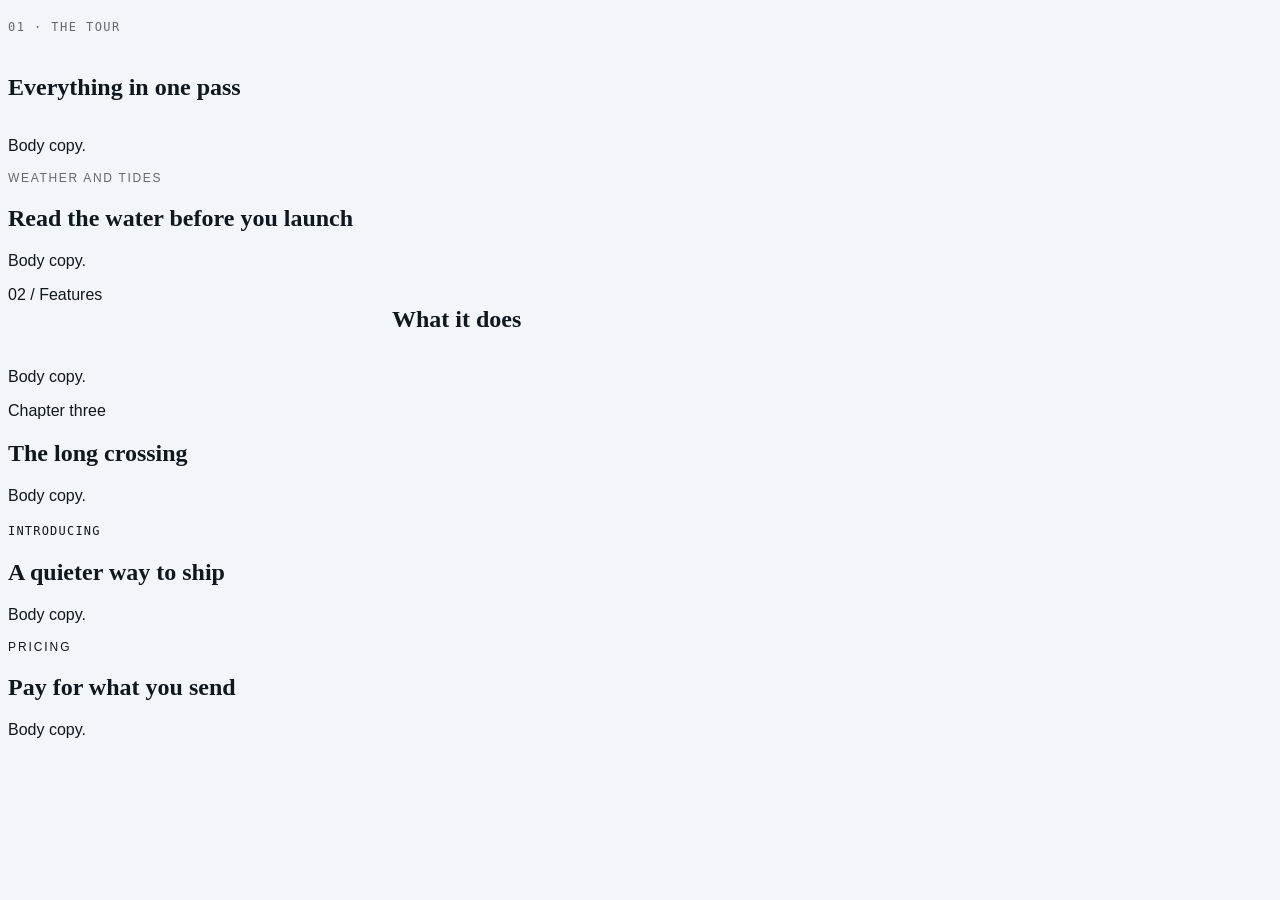
<file: skills/hallmark/scripts/fixtures/eyebrow-fail/index.html>
<!doctype html>
<!--
  Gate 54 fixture: MUST FAIL, six times.

  Every case here was invisible to the pre-1.3 detector, which keyed on
  `grid-template-columns` in the CSS and so only ever saw one geometry.
  Assertion (run from this directory):

    node ../../sloplint.mjs . --json | node -e "let s='';process.stdin.on('data',d=>s+=d).on('end',()=>console.log(JSON.parse(s).findings.filter(f=>f.gate==='54'&&f.grade==='FAIL').length))"
    # expected: 6

  Scoped to gate 54 on purpose: this file is deliberately slop in other ways too.
-->
<html lang="en">
<head>
<meta charset="utf-8">
<meta name="viewport" content="width=device-width, initial-scale=1">
<title>Gate 54 eyebrow fixture (must fail)</title>
<style>
/* Hallmark · macrostructure: fixture · tone: n/a · anchor hue: 250 · hero: Settled/H1 */
/* Hallmark · pre-emit critique: P3 H3 E3 S3 R3 V3 · weakest: all - this is a fixture */
:root {
  --color-paper: oklch(97% 0.006 250); --color-ink: oklch(20% 0.02 250);
  --color-muted: oklch(52% 0.015 250);
  --font-display: "Fraunces", serif; --font-body: "Public Sans", sans-serif;
  --font-label: "Geist Mono", monospace;
  --text-xs: 0.75rem; --tracking-label: 0.12em;
}
html, body { overflow-x: clip; }
body { background: var(--color-paper); color: var(--color-ink); font-family: var(--font-body); }
h1, h2, h3 { font-family: var(--font-display); }

/* 1: flex column. No grid anywhere; the old check could not see this. */
.a__head { display: flex; flex-direction: column; gap: 0.5rem; }
.a__eyebrow { font-family: var(--font-label); text-transform: uppercase;
  letter-spacing: var(--tracking-label); font-size: var(--text-xs); color: var(--color-muted); }

/* 2: plain block stack, and a class name outside the label vocabulary.
       Caught by resolved CSS alone: uppercase + tracking + small size. */
.b__strand { text-transform: uppercase; letter-spacing: 0.14em; font-size: 0.75rem;
  color: var(--color-muted); }

/* 3: the classic side-by-side grid. Regression guard for the old behaviour. */
.c__head { display: grid; grid-template-columns: minmax(0, 0.4fr) minmax(0, 1fr); gap: 2rem; }

/* 4: multi-column head declared ONLY inside a max-width block. The old check
       skipped every max-width rule, so this shape was a free pass. */
@media (max-width: 48rem) {
  .d__head { display: grid; grid-template-columns: 1fr 2fr; }
}

/* 5: class-less heading. The old check required a semantic match on the head
       wrapper's own classes to even look. */
.e__mark { font-family: var(--font-label); text-transform: uppercase;
  letter-spacing: 0.1em; font-size: 0.75rem; }

/* 6: "overline" was not in the old vocabulary at all. */
.overline { font-size: 0.75rem; letter-spacing: 0.16em; text-transform: uppercase; }
</style>
</head>
<body>

<!-- 1 · flex column stack -->
<section>
  <div class="a__head">
    <p class="a__eyebrow">01 · The tour</p>
    <h2>Everything in one pass</h2>
  </div>
  <p>Body copy.</p>
</section>

<!-- 2 · plain block stack, non-vocabulary class, CSS signals only -->
<section>
  <div>
    <p class="b__strand">Weather and tides</p>
    <h2>Read the water before you launch</h2>
  </div>
  <p>Body copy.</p>
</section>

<!-- 3 · side-by-side grid (the only shape the old gate caught) -->
<section>
  <div class="c__head">
    <span class="eyebrow">02 / Features</span>
    <h2>What it does</h2>
  </div>
  <p>Body copy.</p>
</section>

<!-- 4 · two-column head hidden inside a max-width query -->
<section>
  <div class="d__head">
    <span class="kicker">Chapter three</span>
    <h2>The long crossing</h2>
  </div>
  <p>Body copy.</p>
</section>

<!-- 5 · class-less heading under a labelled span -->
<section>
  <div>
    <span class="e__mark">Introducing</span>
    <h2>A quieter way to ship</h2>
  </div>
  <p>Body copy.</p>
</section>

<!-- 6 · the word the old vocabulary never knew -->
<section>
  <div>
    <p class="overline">Pricing</p>
    <h2>Pay for what you send</h2>
  </div>
  <p>Body copy.</p>
</section>

</body>
</html>
</file>
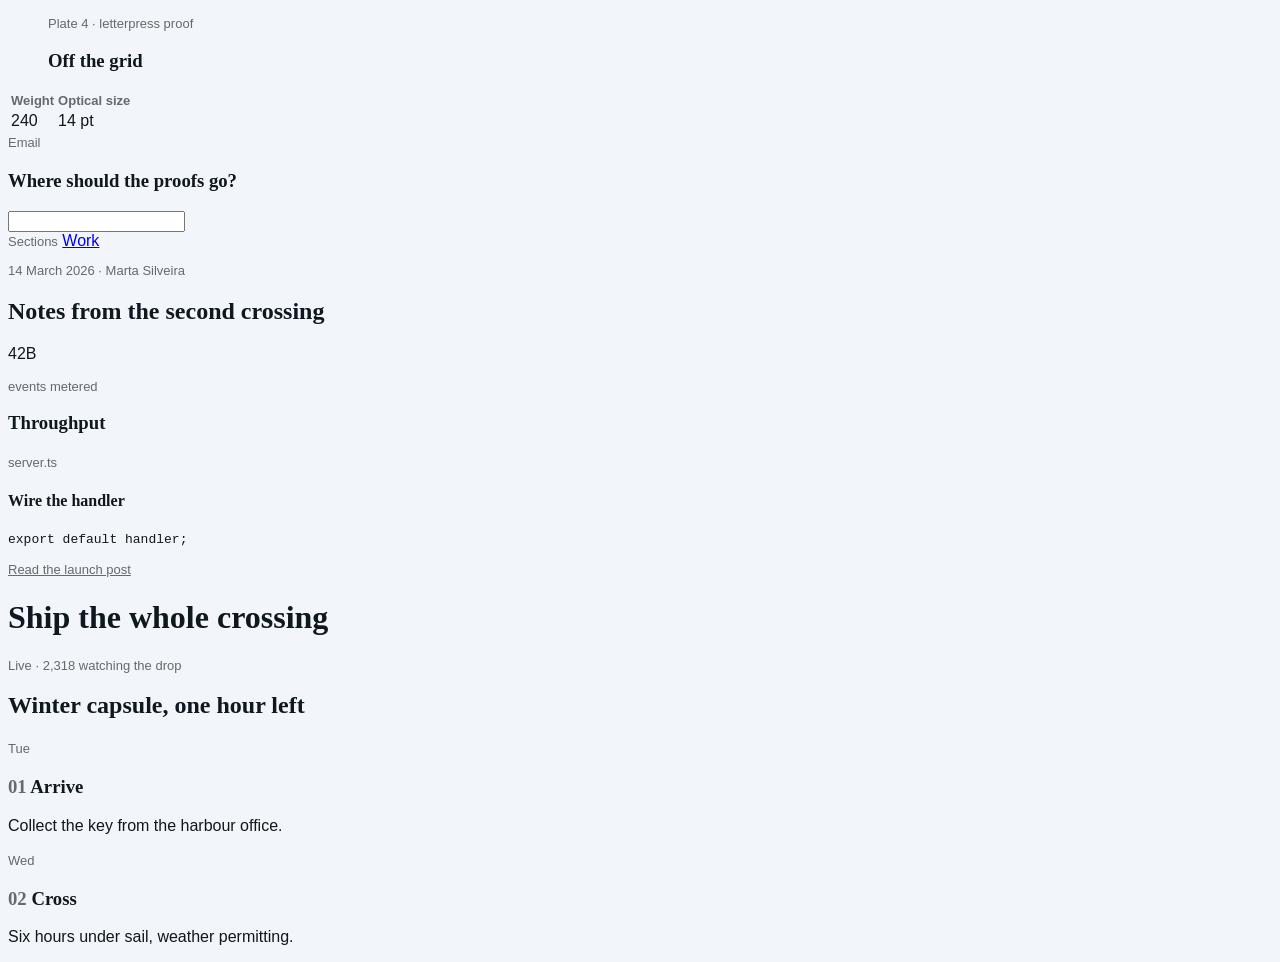
<file: skills/hallmark/scripts/fixtures/eyebrow-pass/index.html>
<!doctype html>
<!--
  Gate 54 fixture: MUST NOT FAIL.

  Ten shapes that look like an eyebrow to a naive detector and are not one.
  Each carries a fact, a destination, or an identifier the reader would
  otherwise lack: the exceptions gate 54 lists in references/gates.md.

  Assertion (run from this directory):

    node ../../sloplint.mjs . --json | node -e "let s='';process.stdin.on('data',d=>s+=d).on('end',()=>console.log(JSON.parse(s).findings.filter(f=>f.gate==='54').length))"
    # expected: 0

  Scoped to gate 54: this file makes no claim to be clean on the other gates.
-->
<html lang="en">
<head>
<meta charset="utf-8">
<meta name="viewport" content="width=device-width, initial-scale=1">
<title>Gate 54 carve-out fixture (must pass)</title>
<meta name="description" content="Fragments that sit near a heading without announcing it; gate 54 must stay quiet on every one.">
<style>
/* Hallmark · shape: fixture · genre: editorial · theme: fixture (by request)
 * hero: Settled · nav: none · footer: none · enrichment: none · signature: none, this is a gate 54 fixture
 * axes: light/roman-serif/cool · posture: restrained · contrast: pass · fold: n/a · v2.0.0 */
/* Hallmark · pre-emit critique: P3 H3 E3 S3 R3 V3 · weakest: all, this is a fixture */
/* Hallmark · answered F21 · unrelated fragments in one file, not a single document outline */
:root {
  --color-paper: oklch(97% 0.006 250); --color-ink: oklch(20% 0.02 250);
  --color-muted: oklch(52% 0.015 250); --color-accent: oklch(52% 0.14 250); --color-accent-ink: oklch(98% 0.005 250);
  --font-display: "Fraunces", serif; --font-body: "Public Sans", sans-serif;
  --font-label: var(--font-body);
  --text-xs: 0.8125rem;
}
html, body { overflow-x: clip; }
html { scrollbar-color: var(--color-muted) var(--color-paper); }
body { background: var(--color-paper); color: var(--color-ink); font-family: var(--font-body); caret-color: var(--color-accent); }
::selection { background: color-mix(in oklab, var(--color-accent) 22%, transparent); color: var(--color-ink); }
:focus-visible { outline: 2px solid var(--color-accent); outline-offset: 2px; }
a:active, button:active { transform: translateY(1px); }
button:disabled { opacity: 0.55; cursor: not-allowed; }
h1, h2, h3, h4 { font-family: var(--font-display); text-wrap: balance; }
.label { font-family: var(--font-label); font-size: var(--text-xs); color: var(--color-muted); }
.steps { list-style: none; counter-reset: step; padding: 0; }
.steps li { counter-increment: step; }
.steps li h3::before { content: counter(step, decimal-leading-zero) "  "; color: var(--color-muted); }
</style>
</head>
<body>

<!-- 1 · figcaption. Identifier, and it names something that is present. -->
<figure>
  <figcaption class="label">Plate 4 · letterpress proof</figcaption>
  <h3>Off the grid</h3>
</figure>

<!-- 2 · table column header. Identifier. -->
<table>
  <thead><tr><th class="label">Weight</th><th class="label">Optical size</th></tr></thead>
  <tbody><tr><td>240</td><td>14 pt</td></tr></tbody>
</table>

<!-- 3 · form field label. Identifier, bound to its control. -->
<form>
  <div>
    <label class="label" for="email">Email</label>
    <h3>Where should the proofs go?</h3>
    <input id="email" type="email">
  </div>
</form>

<!-- 4 · nav label. Destination. -->
<nav>
  <div>
    <span class="label">Sections</span>
    <h2 hidden>Navigation</h2>
    <a href="/work">Work</a>
  </div>
</nav>

<!-- 5 · dateline. Fact: the date appears nowhere else. -->
<article>
  <p class="label"><time datetime="2026-03-14">14 March 2026</time> · Marta Silveira</p>
  <h2>Notes from the second crossing</h2>
</article>

<!-- 6 · unit label AFTER the figure it labels. Order is the discriminator. -->
<section>
  <div>
    <p class="stat__num">42B</p>
    <p class="label">events metered</p>
  </div>
  <h3>Throughput</h3>
</section>

<!-- 7 · code filename tab. Identifier: a real path. -->
<section>
  <div>
    <span class="label">server.ts</span>
    <h4>Wire the handler</h4>
  </div>
  <pre><code>export default handler;</code></pre>
</section>

<!-- 8 · linked announcement chip. Destination, and it goes somewhere real. -->
<header>
  <div>
    <a class="label" href="/changelog/v2">Read the launch post</a>
    <h1>Ship the whole crossing</h1>
  </div>
</header>

<!-- 9 · live telemetry above a headline. Fact, and the digits prove it. -->
<section>
  <div>
    <p class="label">Live · 2,318 watching the drop</p>
    <h1>Winter capsule, one hour left</h1>
  </div>
</section>

<!-- 10 · a real <ol>. The numbers come from counter(), not from typed labels;
         a genuine per-step identifier rides along without becoming a kicker. -->
<ol class="steps">
  <li>
    <span class="label">Tue</span>
    <h3>Arrive</h3>
    <p>Collect the key from the harbour office.</p>
  </li>
  <li>
    <span class="label">Wed</span>
    <h3>Cross</h3>
    <p>Six hours under sail, weather permitting.</p>
  </li>
</ol>

</body>
</html>
</file>
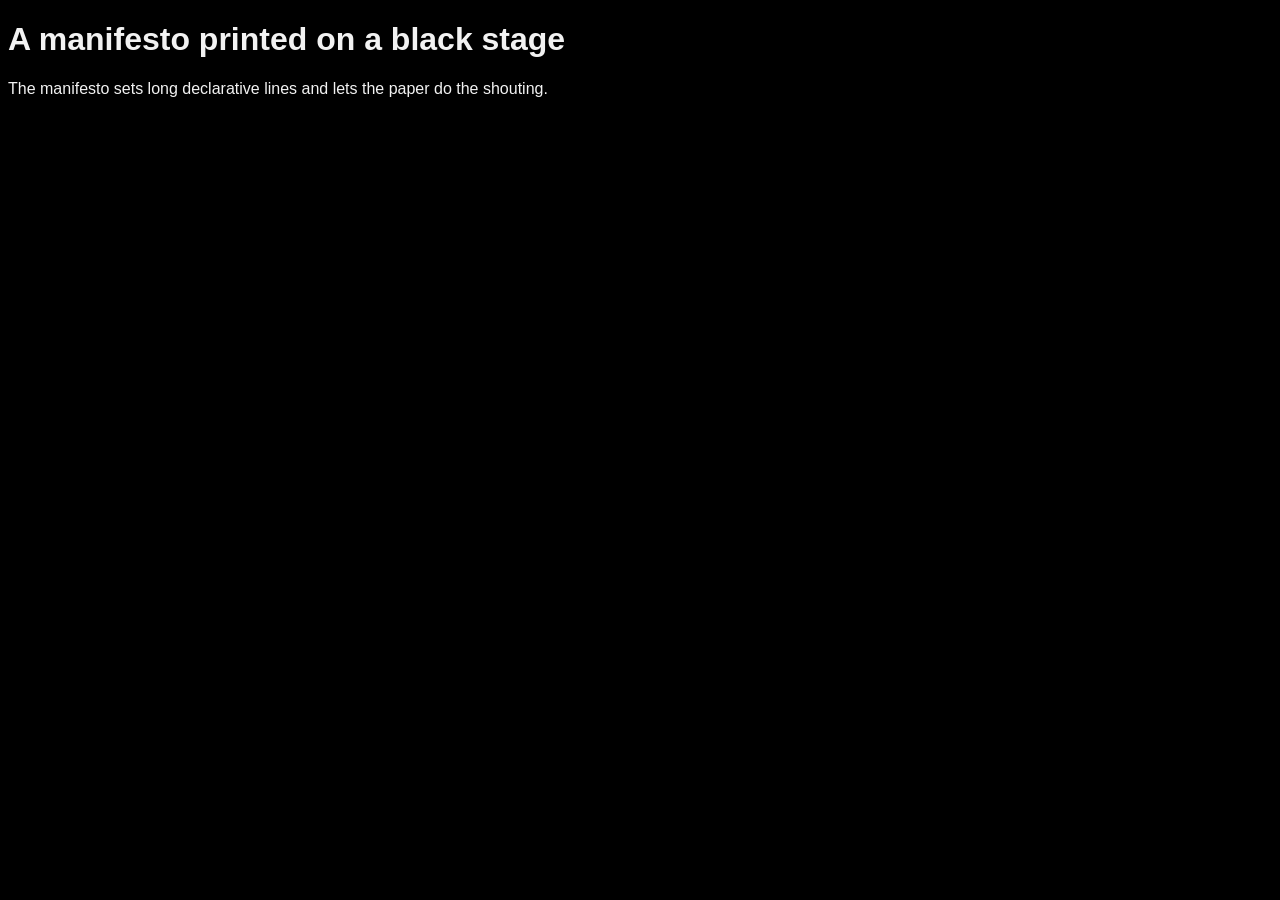
<file: skills/hallmark/scripts/fixtures/waiver/index.html>
<!doctype html>
<!--
  Waiver fixture. Five waivers are claimed on a deliberately expressive page:
  four are honoured, one is refused because it names a Floor gate, and the build
  ships. There is no cap, so the page is not blocked for being expressive; what
  it gets instead is a NOTE saying four waivers is a house style, not exceptions.

  Assertion (run from this directory):

    node ../../sloplint.mjs . --json | node -e "let s='';process.stdin.on('data',d=>s+=d).on('end',()=>{const j=JSON.parse(s);console.log(JSON.stringify(j.summary))})"
    # expected: fails 0, reflex 0, waived 5, rejected 2, answered 1, notes 1
    # (waived counts findings, not gates: gate 1 fires on both the token and the
    #  h1 rule, and gate 7 on both the token and the body background)

  Case by case:
    waive 40  -> refused, Floor is never waivable, and gate 40 still binds
    waive 7b  -> honoured; the guard (surface: absolute in the stamp) holds
    waive 22  -> honoured
    waive 25  -> honoured (no finding to downgrade on this page)
    waive 1   -> honoured, and trips the >3 house-style NOTE
    answered F3  -> honoured; the Finish finding reports ANSWERED instead of WARN
    answered 40  -> refused; 40 is Floor, and Floor findings are fixed, not answered
-->
<html lang="en">
<head>
<meta charset="utf-8">
<meta name="viewport" content="width=device-width, initial-scale=1">
<title>Waiver fixture</title>
<style>
/* Hallmark · macrostructure: Manifesto · tone: austere · anchor hue: 250 · surface: absolute · nav: N9 · footer: Ft2 · hero: Poster/H1 */
/* Hallmark · pre-emit critique: P5 H4 E5 S4 R5 V4 · weakest: E - fixture, not a real build */
/* Hallmark · waive 40 · contrast measured on the stage · the manifesto is printed white on black */
/* Hallmark · waive 7b · surface: absolute declared, 40-41 pass · the manifesto stage is printed on black paper */
/* Hallmark · waive 22 · neutrals achromatic throughout · the manifesto rules are pure grey by intent */
/* Hallmark · waive 25 · measure runs to 96ch · the manifesto sets long declarative lines */
/* Hallmark · waive 1 · two families declared · the manifesto pairs a display serif with a grotesque */
/* Hallmark · answered F3 · the manifesto head is one word and cannot wrap, so balance has nothing to balance */
/* Hallmark · answered 40 · contrast is fine here honestly */
:root {
  --color-paper: #000;
  --color-ink: oklch(96% 0 250);
  --font-display: Inter, sans-serif;
  --font-body: "Public Sans", sans-serif;
}
html, body { overflow-x: clip; }
body { background: var(--color-paper); color: var(--color-ink); font-family: var(--font-body); }
h1 { font-family: var(--font-display); }
</style>
</head>
<body>
  <h1>A manifesto printed on a black stage</h1>
  <p>The manifesto sets long declarative lines and lets the paper do the shouting.</p>
</body>
</html>
</file>
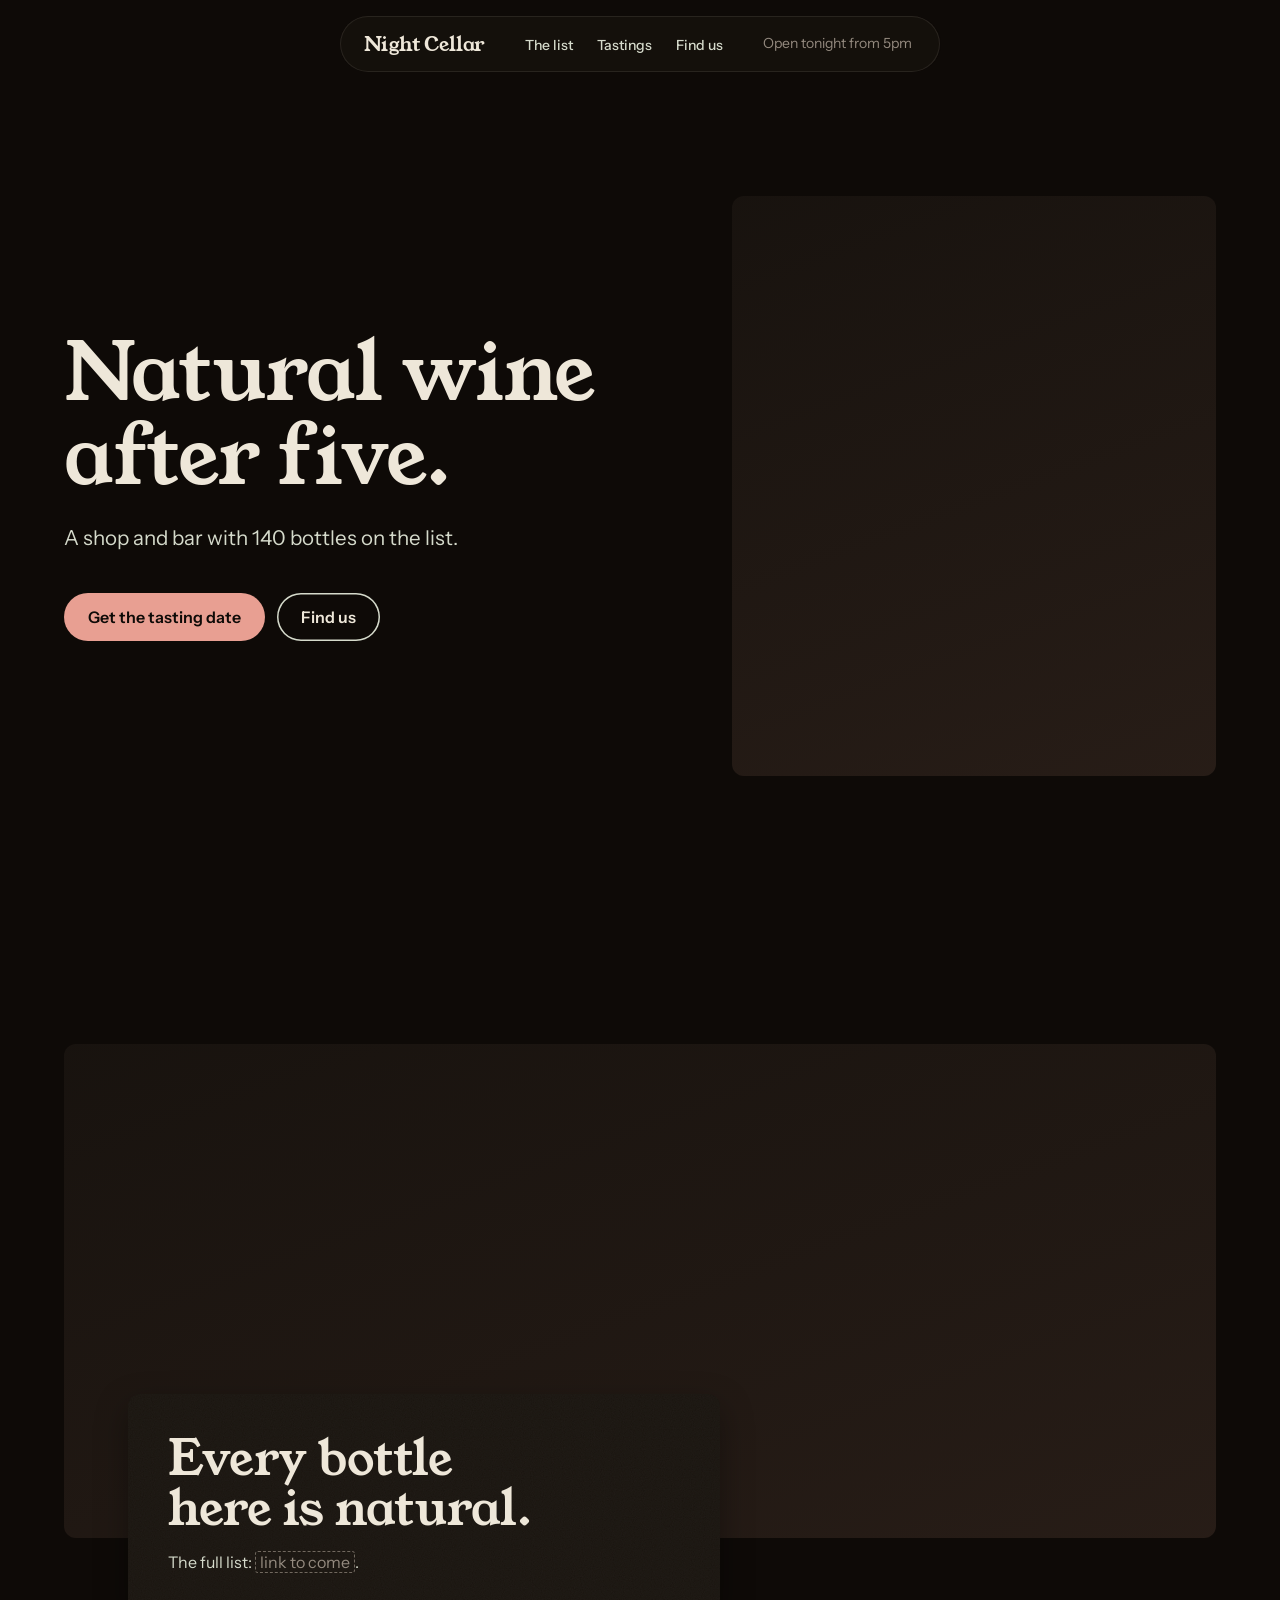
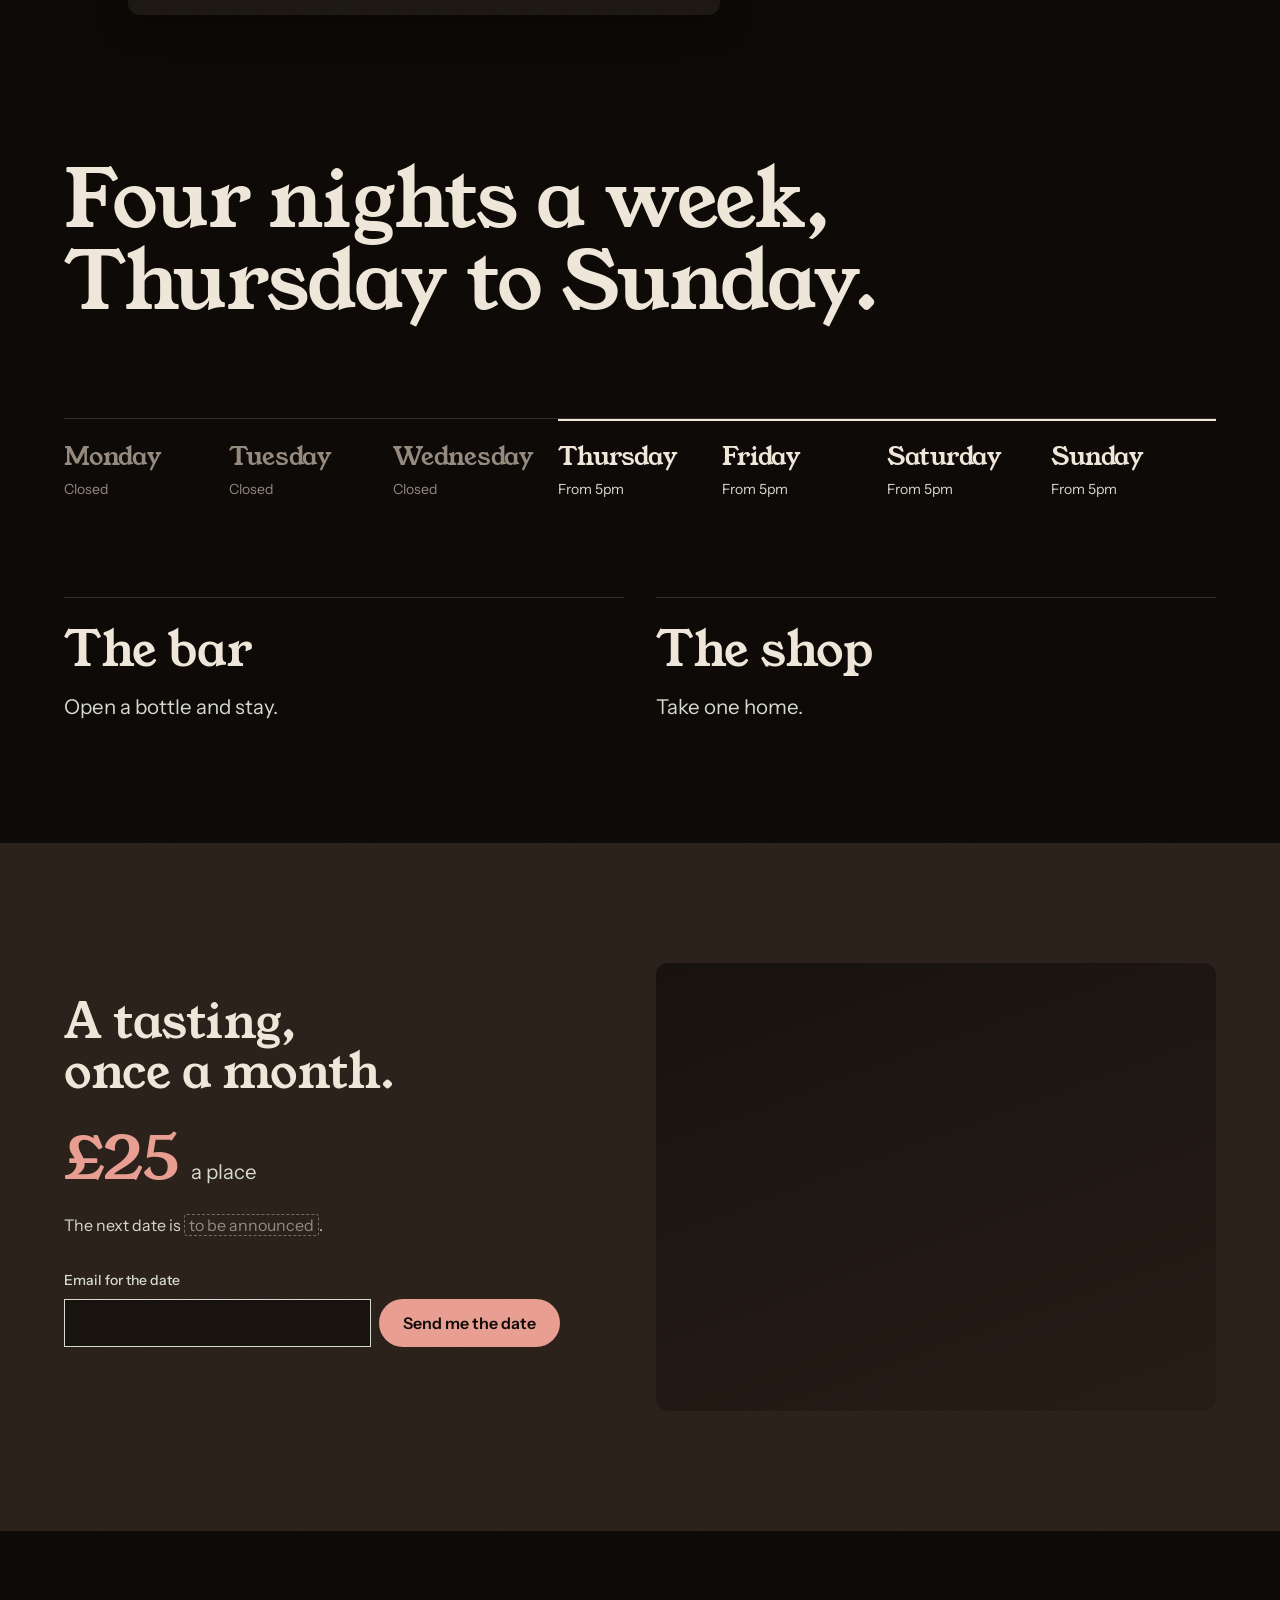
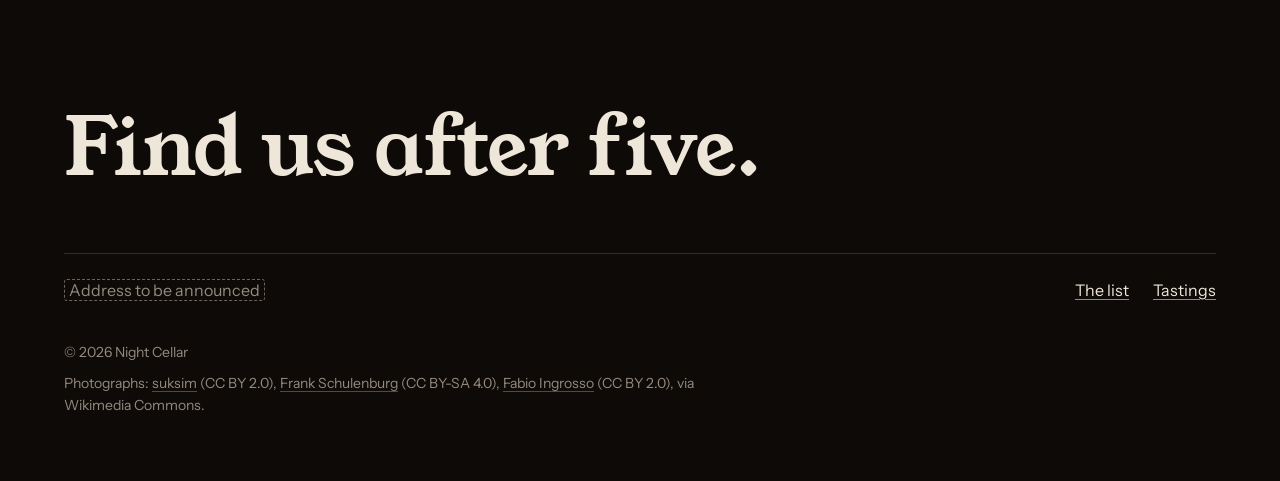
<file: skills/hallmark/scripts/fixtures/exemplars/atmospheric.html>
<!doctype html>
<html lang="en">
<head>
<meta charset="utf-8">
<meta name="viewport" content="width=device-width, initial-scale=1">
<title>Night Cellar: natural wine after five, Thursday to Sunday</title>
<meta name="description" content="Night Cellar is a natural wine shop and bar with 140 bottles on the list, open Thursday to Sunday from 5pm, with a tasting once a month.">
<link rel="preconnect" href="https://fonts.googleapis.com">
<link rel="preconnect" href="https://fonts.gstatic.com" crossorigin>
<link href="https://fonts.googleapis.com/css2?family=Young+Serif&family=Instrument+Sans:wght@400;500;600&display=swap" rel="stylesheet">
<style>
/* Hallmark · job: visit · shape: Photographic · genre: atmospheric · theme: Spore (by request)
 * hero: Settled · nav: floating pill · footer: statement · imagery: photographs, library 3, warm con=6 exp=-4 · signature: a pour into the decanter after five beside the head, with tonight's door in the nav · spore: cellar
 * axes: dark/roman-serif/warm · posture: committed · contrast: pass · fold: pass · v2.0.0 */
/* Hallmark · pre-emit critique: P4 H4 E4 S4 R5 V4 · weakest: S, the photographs are a stand-in bar; every head carries a fact from the brief, the pour is pink like the one signal, and the nav reads tonight's door from the brief's hours */
/* Hallmark · hero-review: in-thread · ship · 0 findings · finish-review: subagent · fix · 5 findings · 5 resolved · gap: the maker's-log voice can name no bottle until the user gives the list */
:root {
  color-scheme: dark;
  --space-3xs: 2px; --space-2xs: 4px; --space-xs: 8px; --space-sm: 12px; --space-md: 16px; --space-lg: 24px; --space-xl: 40px; --space-2xl: 64px; --space-3xl: 96px; --space-4xl: 144px;
  --text-xs: 0.8125rem; --text-sm: 0.875rem; --text-md: 1rem; --text-lg: 1.25rem; --text-xl: 1.5625rem; --text-2xl: 1.953rem; --text-3xl: 2.441rem;
  --text-display-s: clamp(2.25rem, 4vw + 0.5rem, 3.75rem); --text-display: clamp(2.75rem, 5vw + 1rem, 5.25rem);
  --text-section: clamp(2rem, 2.5vw + 1rem, 3.5rem); --text-title: clamp(1.25rem, 0.75vw + 0.875rem, 1.625rem); --text-lead: clamp(1.125rem, 0.35vw + 1rem, 1.375rem);
  --ease-out: cubic-bezier(0.16, 1, 0.3, 1); --ease-in: cubic-bezier(0.7, 0, 0.84, 0); --ease-in-out: cubic-bezier(0.65, 0, 0.35, 1);
  --dur-micro: 120ms; --dur-short: 220ms; --dur-long: 420ms;
  --color-error: oklch(72% 0.15 27); --color-success: oklch(76% 0.13 150);
  --container: 1440px; --gutter: 64px; --gap-columns: 32px; --section-gap-s: 120px; --section-gap: 144px; --section-gap-l: 176px;
  --z-base: 1; --z-raised: 10; --z-dropdown: 100; --z-sticky: 200; --z-sticky-nav: 300; --z-modal: 400; --z-toast: 500; --z-tooltip: 600;
  --color-paper: oklch(15% 0.01 60); --color-paper-2: oklch(19% 0.012 60); --color-paper-3: oklch(24% 0.02 50);
  --color-ink: oklch(93% 0.02 85); --color-ink-2: oklch(88% 0.02 120); --color-muted: oklch(64% 0.02 70);
  --color-rule: oklch(30% 0.015 60);
  --color-accent: oklch(77% 0.09 30); --color-accent-2: oklch(86% 0.06 30); --color-accent-ink: oklch(15% 0.01 60); --color-focus: oklch(86% 0.06 30);
  --font-display: "Young Serif", Georgia, serif; --font-body: "Instrument Sans", ui-sans-serif, system-ui, sans-serif;
  --font-outlier: "DM Mono", ui-monospace, monospace;
  --radius-card: 12px; --radius-pill: 999px; --rule-hair: 1px;
  --shadow-card: 0 12px 32px oklch(8% 0.01 60 / 0.35);
  --tracking-display: -0.01em;
  --grain: 0.15; --display-weight: 400;
}
*, *::before, *::after { box-sizing: border-box; }
html, body { overflow-x: clip; }
html { scrollbar-color: var(--color-muted) var(--color-paper); scroll-padding-top: var(--space-3xl); }
body { margin: 0; background: var(--color-paper); color: var(--color-ink); font-family: var(--font-body); font-size: var(--text-md); line-height: 1.55; -webkit-font-smoothing: antialiased; caret-color: var(--color-accent); }
::selection { background: color-mix(in oklab, var(--color-accent) 22%, transparent); color: var(--color-ink); }
:focus-visible { outline: 2px solid var(--color-focus); outline-offset: 2px; }
a { color: inherit; text-decoration-thickness: 1px; text-underline-offset: 0.16em; }
h1, h2, h3 { margin: 0; font-family: var(--font-display); font-weight: var(--display-weight, 700); font-synthesis: none; letter-spacing: var(--tracking-display); line-height: 1.05; overflow-wrap: break-word; min-width: 0; text-wrap: balance; }
h1 { max-width: 20ch; font-size: var(--text-display); } h2 { max-width: 30ch; font-size: var(--text-section); } h3 { max-width: 40ch; font-size: var(--text-title); line-height: 1.2; }
.lead { font-size: var(--text-lead); line-height: 1.45; max-width: 52ch; }
p { margin: 0; text-wrap: pretty; }
p:not([class]) { max-width: 65ch; }
img, video { max-width: 100%; height: auto; display: block; }
svg { display: block; }
[hidden] { display: none !important; }
button, input, select, textarea { font: inherit; }
.container { width: 100%; max-width: var(--container); margin-inline: auto; padding-inline: var(--gutter); box-sizing: border-box; }
.num, .figure, td.num { font-variant-numeric: tabular-nums; }
.visually-hidden { position: absolute; width: 1px; height: 1px; overflow: hidden; clip-path: inset(50%); white-space: nowrap; }
[data-slot] { position: relative; overflow: hidden; background: linear-gradient(160deg, var(--color-paper-2, var(--color-paper)), var(--color-paper-3, var(--color-paper))); }
[data-slot] > img { position: absolute; inset: 0; width: 100%; height: 100%; object-fit: cover; z-index: 1; }
[data-slot]:has(> img) > :not(img):not([data-keep]) { display: none !important; }
@media (max-width: 60rem) { :root { --gutter: 24px; --section-gap-s: 80px; --section-gap: 96px; --section-gap-l: 120px; } }
@media (max-width: 40rem) { :root { --gutter: 16px; --section-gap-s: 56px; --section-gap: 72px; --section-gap-l: 96px; --gap-columns: 16px; } }
@media (prefers-reduced-motion: reduce) { *:not(.keep-motion), *:not(.keep-motion)::before, *:not(.keep-motion)::after { animation-duration: 0.01ms !important; animation-iteration-count: 1 !important; transition-duration: 0.01ms !important; scroll-behavior: auto !important; } }
/* photographs: warm con=6 exp=-4 */
[data-slot] > img { filter: sepia(0.28) saturate(0.94) contrast(1.06) brightness(0.96); }
/* Page */
*, *::before, *::after { box-sizing: border-box; }
.skip { position: absolute; left: var(--space-md); top: calc(-1 * var(--space-3xl)); z-index: var(--z-toast); padding: var(--space-xs) var(--space-md); border-radius: var(--radius-pill); background: var(--color-ink); color: var(--color-paper); }
.skip:focus-visible { top: var(--space-md); }

/* Controls: the theme's pair */
.btn { display: inline-flex; align-items: center; justify-content: center; min-height: 48px; padding: 0 var(--space-lg); border: 0; border-radius: var(--radius-pill); font: 600 var(--text-md)/1 var(--font-body); white-space: nowrap; text-decoration: none; cursor: pointer; transition: background-color var(--dur-micro) var(--ease-out), box-shadow var(--dur-micro) var(--ease-out), transform var(--dur-micro) var(--ease-out); }
.btn--primary { background: var(--color-accent); color: var(--color-accent-ink); }
.btn--primary:hover { background: var(--color-accent-2); }
.btn--secondary { background: transparent; color: var(--color-ink); box-shadow: inset 0 0 0 1.5px var(--color-ink-2); }
.btn--secondary:hover { background: var(--color-paper-3); }
.btn:active { transform: translateY(1px); }
.btn:focus-visible { outline: 2px solid var(--color-focus); outline-offset: 3px; }
.btn:disabled, .btn[aria-disabled="true"] { opacity: 0.55; cursor: not-allowed; transform: none; }
.btn[aria-busy="true"] { cursor: progress; }
.actions { display: flex; flex-wrap: wrap; gap: var(--space-sm); }

/* Nav: a floating pill on a blur, the genre's one glass */
.nav { position: fixed; top: var(--space-md); left: 0; right: 0; z-index: var(--z-sticky-nav); display: flex; justify-content: center; padding-inline: var(--gutter); pointer-events: none; }
.nav__pill { pointer-events: auto; display: flex; align-items: center; gap: var(--space-xl); min-height: 56px; padding: var(--space-2xs) var(--space-2xs) var(--space-2xs) var(--space-lg); border-radius: var(--radius-pill); background: color-mix(in oklab, var(--color-paper-2) 74%, transparent); -webkit-backdrop-filter: blur(14px); backdrop-filter: blur(14px); box-shadow: inset 0 0 0 1px color-mix(in oklab, var(--color-ink) 9%, transparent); }
.wordmark { font: 400 var(--text-lg)/1 var(--font-display); letter-spacing: var(--tracking-display); color: var(--color-ink); text-decoration: none; white-space: nowrap; }
.nav__links { display: flex; gap: var(--space-lg); margin: 0; padding: 0; list-style: none; }
.nav__links a { font-size: var(--text-sm); font-weight: 500; color: var(--color-ink-2); text-decoration: none; text-underline-offset: 0.3em; white-space: nowrap; }
.nav__links a:hover { color: var(--color-ink); text-decoration: underline; text-decoration-color: var(--color-accent); }
.nav__links a:active { color: var(--color-accent-2); }
.wordmark:focus-visible, .nav__links a:focus-visible { outline: 2px solid var(--color-focus); outline-offset: 4px; border-radius: var(--radius-pill); }
.nav__door { margin: 0; padding-right: var(--space-lg); font-size: var(--text-sm); color: var(--color-muted); white-space: nowrap; }

/* Photographs */
.photo { position: relative; margin: 0; border-radius: var(--radius-card); }
.photo > img { border-radius: inherit; outline: var(--rule-hair) solid color-mix(in oklab, var(--color-ink) 8%, transparent); outline-offset: -1px; }

/* Hero: Settled, the pour standing beside the head */
.hero { display: grid; align-items: center; min-height: 100dvh; padding-block: calc(56px + var(--space-xl)) var(--space-lg); box-sizing: border-box; }
.hero__grid { display: grid; grid-template-columns: minmax(0, 1fr) minmax(0, min(35rem, 42%)); column-gap: var(--space-3xl); align-items: center; }
.hero__text { display: grid; gap: var(--space-lg); }
.hero__text h1 { max-width: 13ch; }
.hero__text .lead { color: var(--color-ink-2); max-width: 34ch; }
.hero__text .actions { margin-top: var(--space-md); }
.hero__photo { aspect-ratio: 5 / 6; max-height: calc(100dvh - 56px - var(--space-3xl) - var(--space-xl)); }

@media (max-width: 60rem) {
  .nav { padding-inline: var(--space-md); }
  .nav__pill { gap: var(--space-md); padding-left: var(--space-md); }
  .nav__links { display: none; }
  .hero { min-height: 0; padding-block: calc(56px + var(--space-3xl)) var(--space-2xl); }
  .hero__grid { grid-template-columns: minmax(0, 1fr); row-gap: var(--space-xl); }
  .hero__photo { max-height: none; }
}

/* Grain: the theme's speck, on a band or a panel, never on a photograph */
.grained { position: relative; isolation: isolate; }
.grained::after { content: ""; position: absolute; inset: 0; z-index: var(--z-base); border-radius: inherit; pointer-events: none; opacity: var(--grain); mix-blend-mode: screen;
  background-image: url("data:image/svg+xml,%3Csvg xmlns='http://www.w3.org/2000/svg' width='200' height='200'%3E%3Cfilter id='n'%3E%3CfeTurbulence type='fractalNoise' baseFrequency='0.9' numOctaves='2'/%3E%3CfeColorMatrix values='0 0 0 0 0.6 0 0 0 0 0.55 0 0 0 0 0.45 0 0 0 0.35 0'/%3E%3C/filter%3E%3Crect width='200' height='200' filter='url(%23n)'/%3E%3C/svg%3E"); }
.grained > * { position: relative; z-index: var(--z-raised); }

/* The list: the racks edge to edge, the head on a grained plate across its foot */
.list { padding-top: var(--section-gap); }
.list__photo { aspect-ratio: 21 / 9; }
.plate { display: grid; gap: var(--space-md); width: min(100%, 37rem); margin: calc(-1 * var(--space-4xl)) 0 0 var(--space-2xl); padding: var(--space-xl); border-radius: var(--radius-card); background: var(--color-paper-2); box-shadow: var(--shadow-card); z-index: var(--z-raised); }
.plate__more { color: var(--color-ink-2); }

/* Four nights: the week set in type, the open nights lit, the dark ones left dim */
.nights { margin-top: var(--section-gap); }
.statement { max-width: 18ch; font-size: var(--text-display); line-height: 1.02; }
.week { display: grid; grid-template-columns: repeat(7, minmax(0, 1fr)); margin: var(--space-3xl) 0 0; padding: 0; list-style: none; border-top: var(--rule-hair) solid var(--color-rule); }
.week__day { display: grid; gap: var(--space-xs); padding: var(--space-lg) var(--space-md) 0 0; }
.week__name { font: 400 var(--text-xl)/1.1 var(--font-display); letter-spacing: var(--tracking-display); }
.week__hours { font-size: var(--text-sm); color: var(--color-ink-2); }
.week__day.is-open { box-shadow: inset 0 2px 0 var(--color-ink); }
.week__day.is-shut .week__name, .week__day.is-shut .week__hours { color: var(--color-muted); }
.ways { display: grid; grid-template-columns: repeat(2, minmax(0, 1fr)); column-gap: var(--gap-columns); margin-top: var(--space-3xl); }
.way { display: grid; gap: var(--space-sm); padding-top: var(--space-lg); border-top: var(--rule-hair) solid var(--color-rule); }
.way h3 { font-size: var(--text-section); max-width: none; }
.way p { font-size: var(--text-lead); color: var(--color-ink-2); }

/* Tastings: the one band, grained, the price in pink */
.tastings { margin-top: var(--section-gap-s); padding-block: var(--section-gap-s); background: var(--color-paper-3); }
.tastings__grid { display: grid; grid-template-columns: repeat(2, minmax(0, 1fr)); column-gap: var(--gap-columns); align-items: center; }
.tastings__text { display: grid; gap: var(--space-lg); padding-right: var(--space-2xl); }
.tastings__text > p:not([class]) { color: var(--color-ink-2); }
.price { display: flex; align-items: baseline; gap: var(--space-sm); margin-top: var(--space-xs); color: var(--color-ink-2); font-size: var(--text-lead); }
.price__figure { font: 400 var(--text-display-s)/1 var(--font-display); letter-spacing: var(--tracking-display); color: var(--color-accent); font-variant-numeric: lining-nums tabular-nums; }
.tastings__photo { aspect-ratio: 5 / 4; min-height: 440px; }
.fill { padding: 0 0.25em; border: 1px dashed color-mix(in oklch, var(--color-muted) 70%, transparent); border-radius: 3px; color: var(--color-muted); -webkit-box-decoration-break: clone; box-decoration-break: clone; }

.signup { display: grid; gap: var(--space-xs); margin-top: var(--space-xs); }
.signup label { font-size: var(--text-sm); font-weight: 500; color: var(--color-ink-2); }
.signup__row { display: flex; gap: var(--space-xs); }
.signup input { flex: 1; min-width: 0; min-height: 48px; padding: 0 var(--space-md); border: 1.5px solid var(--color-ink-2); border-radius: 0; background: var(--color-paper-2); color: var(--color-ink); outline: 2px solid transparent; outline-offset: -4px; }
.signup input:hover { background: var(--color-paper); }
.signup input:focus-visible { outline-color: var(--color-focus); }
.signup input[aria-invalid] { border-color: var(--color-error); }
.signup input:disabled { opacity: 0.55; cursor: not-allowed; }
.signup__help { min-height: 1lh; font-size: var(--text-sm); color: var(--color-muted); }

/* Footer: a statement, then the facts and links */
.footer { padding-block: var(--section-gap-l) var(--space-2xl); }
.footer__line { max-width: 16ch; font-size: var(--text-display); line-height: 1.02; }
.footer__row { display: flex; flex-wrap: wrap; justify-content: space-between; align-items: baseline; gap: var(--space-lg); margin-top: var(--space-2xl); padding-top: var(--space-lg); border-top: var(--rule-hair) solid var(--color-rule); }
.footer__where { color: var(--color-ink-2); }
.footer__links { display: flex; flex-wrap: wrap; gap: var(--space-lg); margin: 0; padding: 0; list-style: none; }
.footer__links a { color: var(--color-ink); text-decoration-color: var(--color-muted); white-space: nowrap; }
.footer__links a:hover { text-decoration-color: var(--color-accent); }
.footer__links a:focus-visible { outline: 2px solid var(--color-focus); outline-offset: 3px; }
.legal { margin-top: var(--space-xl); font-size: var(--text-sm); color: var(--color-muted); }
.credits { max-width: 80ch; margin-top: var(--space-xs); font-size: var(--text-sm); line-height: 1.6; color: var(--color-muted); }
.credits span { white-space: nowrap; }
.credits a { color: inherit; text-decoration-color: color-mix(in oklab, var(--color-muted) 50%, transparent); text-underline-offset: 0.2em; }
.credits a:hover { text-decoration-color: var(--color-accent); }

@media (max-width: 60rem) {
  .plate { margin: calc(-1 * var(--space-2xl)) 0 0; padding: var(--space-lg); }
  .list__photo { aspect-ratio: 4 / 3; }
  .week { grid-template-columns: minmax(0, 1fr); margin-top: var(--space-2xl); border-top: 0; }
  .week__day { grid-template-columns: minmax(0, 1fr) auto; align-items: baseline; padding: var(--space-sm) 0; border-top: var(--rule-hair) solid var(--color-rule); }
  .week__day.is-open { box-shadow: none; }
  .week__name { font-size: var(--text-lg); }
  .ways { grid-template-columns: minmax(0, 1fr); row-gap: var(--space-xl); margin-top: var(--space-3xl); }
  .statement, .footer__line { font-size: var(--text-section); }
  .tastings__grid { grid-template-columns: minmax(0, 1fr); row-gap: var(--space-xl); }
  .tastings__text { padding-right: 0; }
  .tastings__photo { min-height: 0; }
}
@media (max-width: 40rem) {
  .signup__row { flex-direction: column; }
}
</style>
<script>document.documentElement.classList.add('js');</script>
</head>
<body>
<a class="skip" href="#main">Skip to content</a>

<header class="nav">
  <nav class="nav__pill" aria-label="Main">
    <a class="wordmark" href="#top" aria-label="Night Cellar, home">Night Cellar</a>
    <ul class="nav__links" role="list">
      <li><a href="#list">The list</a></li>
      <li><a href="#tastings">Tastings</a></li>
      <li><a href="#find">Find us</a></li>
    </ul>
    <p class="nav__door" role="status" id="door">Open Thursday to Sunday</p>
  </nav>
</header>

<main id="main">
  <section class="hero" id="top" aria-labelledby="hero-title">
    <div class="container hero__grid">
      <div class="hero__text">
        <h1 id="hero-title">Natural wine after five.</h1>
        <p class="lead">A shop and bar with 140 bottles on the list.</p>
        <div class="actions">
          <a class="btn btn--primary" href="#tastings">Get the tasting date</a>
          <a class="btn btn--secondary" href="#find">Find us</a>
        </div>
      </div>
      <figure class="photo hero__photo" data-slot="hero" data-alt="A glass being poured at the bar after five">
        <img src="https://upload.wikimedia.org/wikipedia/commons/thumb/b/b1/Pouring_wine_into_a_decanter.jpg/1280px-Pouring_wine_into_a_decanter.jpg" width="3872" height="2592" fetchpriority="high" alt="Wine poured from a bottle into a glass decanter in low light" style="object-position: 42% 50%">
      </figure>
    </div>
  </section>

  <section class="list" id="list" aria-labelledby="list-title">
    <div class="container">
      <figure class="photo list__photo" data-slot="photo-1" data-alt="The bottles on the list, racked in the shop">
        <img src="https://upload.wikimedia.org/wikipedia/commons/thumb/9/9e/Schramsberg_Vineyards%2C_July_2019-7579%2B7580.jpg/1280px-Schramsberg_Vineyards%2C_July_2019-7579%2B7580.jpg" width="6244" height="3903" loading="lazy" alt="A long cellar aisle between racks of bottles laid neck down" style="object-position: 50% 60%">
      </figure>
      <div class="plate grained">
        <h2 id="list-title">Every bottle here is natural.</h2>
        <p class="plate__more">The full list: <span class="fill" data-fill="list">link to come</span>.</p>
      </div>
    </div>
  </section>

  <section class="nights" aria-labelledby="nights-title">
    <div class="container">
      <h2 id="nights-title" class="statement">Four nights a week, Thursday to Sunday.</h2>
      <ol class="week" role="list" aria-label="Opening hours">
        <li class="week__day is-shut"><span class="week__name">Monday</span><span class="week__hours">Closed</span></li>
        <li class="week__day is-shut"><span class="week__name">Tuesday</span><span class="week__hours">Closed</span></li>
        <li class="week__day is-shut"><span class="week__name">Wednesday</span><span class="week__hours">Closed</span></li>
        <li class="week__day is-open"><span class="week__name">Thursday</span><span class="week__hours">From 5pm</span></li>
        <li class="week__day is-open"><span class="week__name">Friday</span><span class="week__hours">From 5pm</span></li>
        <li class="week__day is-open"><span class="week__name">Saturday</span><span class="week__hours">From 5pm</span></li>
        <li class="week__day is-open"><span class="week__name">Sunday</span><span class="week__hours">From 5pm</span></li>
      </ol>
      <div class="ways">
        <div class="way">
          <h3>The bar</h3>
          <p>Open a bottle and stay.</p>
        </div>
        <div class="way">
          <h3>The shop</h3>
          <p>Take one home.</p>
        </div>
      </div>
    </div>
  </section>

  <section class="tastings grained" id="tastings" aria-labelledby="tastings-title">
    <div class="container tastings__grid">
      <div class="tastings__text">
        <h2 id="tastings-title">A tasting, once a month.</h2>
        <p class="price"><span class="price__figure">£25</span> a place</p>
        <p>The next date is <span class="fill" data-fill="date">to be announced</span>.</p>
        <form class="signup" data-endpoint="" novalidate>
          <label for="email">Email for the date</label>
          <div class="signup__row">
            <input id="email" name="email" type="email" autocomplete="email" inputmode="email" required>
            <button class="btn btn--primary" type="submit">Send me the date</button>
          </div>
          <p class="signup__help" id="email-help" aria-live="polite"></p>
        </form>
      </div>
      <figure class="photo tastings__photo" data-slot="photo-2" data-alt="Glasses poured for a tasting">
        <img src="https://upload.wikimedia.org/wikipedia/commons/thumb/e/e3/Wine_being_poured_into_a_glass.jpg/1280px-Wine_being_poured_into_a_glass.jpg" width="1955" height="1300" loading="lazy" alt="A taste of red wine poured into a glass held by its stem" style="object-position: 62% 50%">
      </figure>
    </div>
  </section>
</main>

<footer class="footer" id="find" aria-labelledby="find-title">
  <div class="container">
    <h2 id="find-title" class="footer__line">Find us after five.</h2>
    <div class="footer__row">
      <p class="footer__where"><span class="fill" data-fill="address">Address to be announced</span></p>
      <ul class="footer__links" role="list">
        <li><a href="#list">The list</a></li>
        <li><a href="#tastings">Tastings</a></li>
      </ul>
    </div>
    <p class="legal">&copy; 2026 Night Cellar</p>
    <p class="credits" data-credits>Photographs: <a href="https://commons.wikimedia.org/wiki/File:Pouring_wine_into_a_decanter.jpg">suksim</a> <span>(CC BY 2.0)</span>, <a href="https://commons.wikimedia.org/wiki/File:Schramsberg_Vineyards,_July_2019-7579%2B7580.jpg">Frank Schulenburg</a> <span>(CC BY-SA 4.0)</span>, <a href="https://commons.wikimedia.org/wiki/File:Wine_being_poured_into_a_glass.jpg">Fabio Ingrosso</a> <span>(CC BY 2.0)</span>, via Wikimedia Commons.</p>
  </div>
</footer>

<script>window.hallmarkSlots = (m) => { for (const [k, v] of Object.entries(m)) { const s = document.querySelector(`[data-slot="${k}"]`); if (!s) continue; const im = new Image(); im.src = typeof v === 'string' ? v : v.src; im.alt = (typeof v === 'object' && v.alt) || s.dataset.alt || ''; s.querySelectorAll(':scope > img').forEach((o) => o.remove()); s.prepend(im); } };
document.querySelectorAll('[data-slot] > img').forEach((i) => { if (i.complete && !i.naturalWidth) i.remove(); else i.addEventListener('error', () => i.remove(), { once: true }); });</script>
<script>
  (() => {
    const door = document.getElementById('door');
    if (door) door.textContent = [4, 5, 6, 0].includes(new Date().getDay()) ? 'Open tonight from 5pm' : 'Opens Thursday at 5pm';
    document.querySelectorAll('form[data-endpoint]').forEach((form) => {
      const input = form.querySelector('input'), help = form.querySelector('[aria-live]');
      form.addEventListener('submit', (e) => {
        e.preventDefault();
        const ok = input.checkValidity();
        input.toggleAttribute('aria-invalid', !ok);
        if (!ok) { input.setAttribute('aria-describedby', help.id); help.textContent = 'That address looks incomplete. Write it as name@example.com.'; input.focus(); return; }
        if (!form.dataset.endpoint) { help.textContent = 'Nothing was sent: this form is not connected yet.'; return; }
        fetch(form.dataset.endpoint, { method: 'POST', body: new FormData(form) })
          .then((r) => { help.textContent = r.ok ? 'The date goes to ' + input.value.trim() + '.' : 'That did not go through. Try again in a minute.'; })
          .catch(() => { help.textContent = 'That did not go through. Try again in a minute.'; });
      });
    });
  })();
</script>
</body>
</html>
</file>
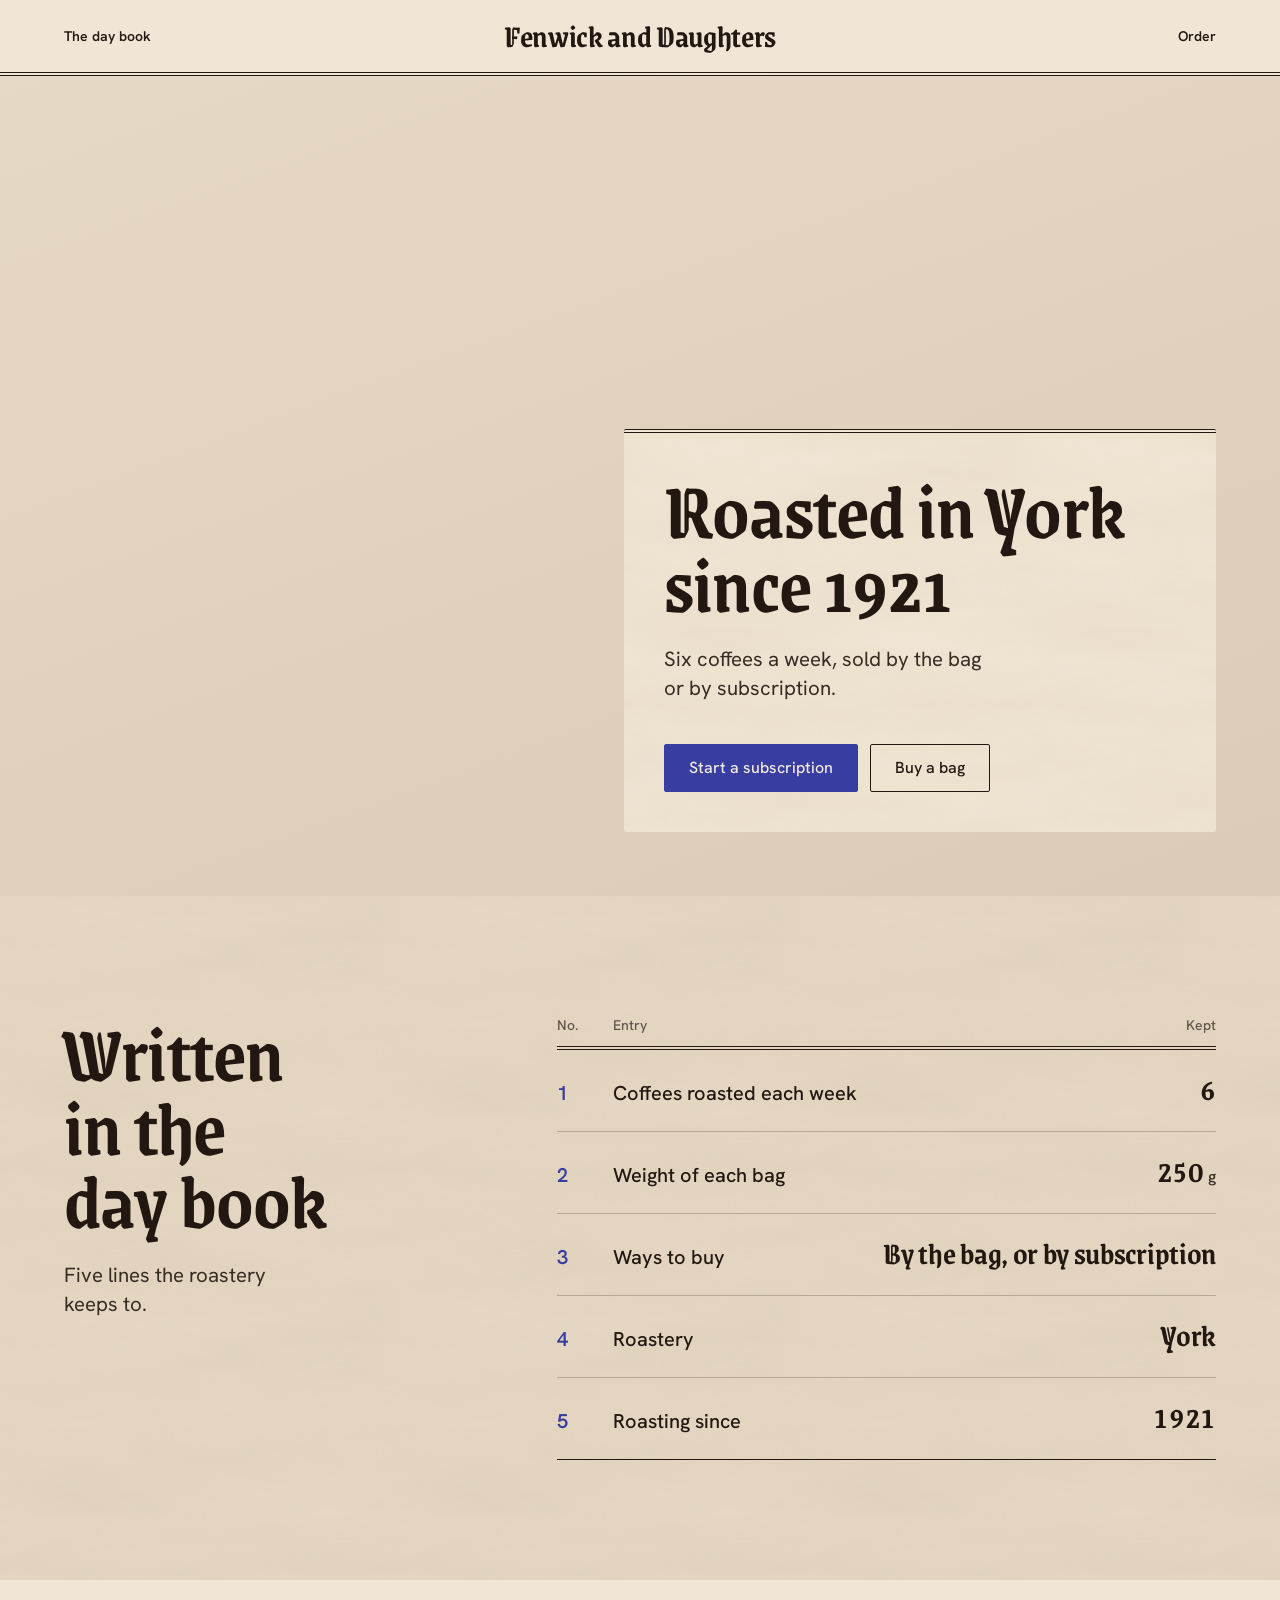
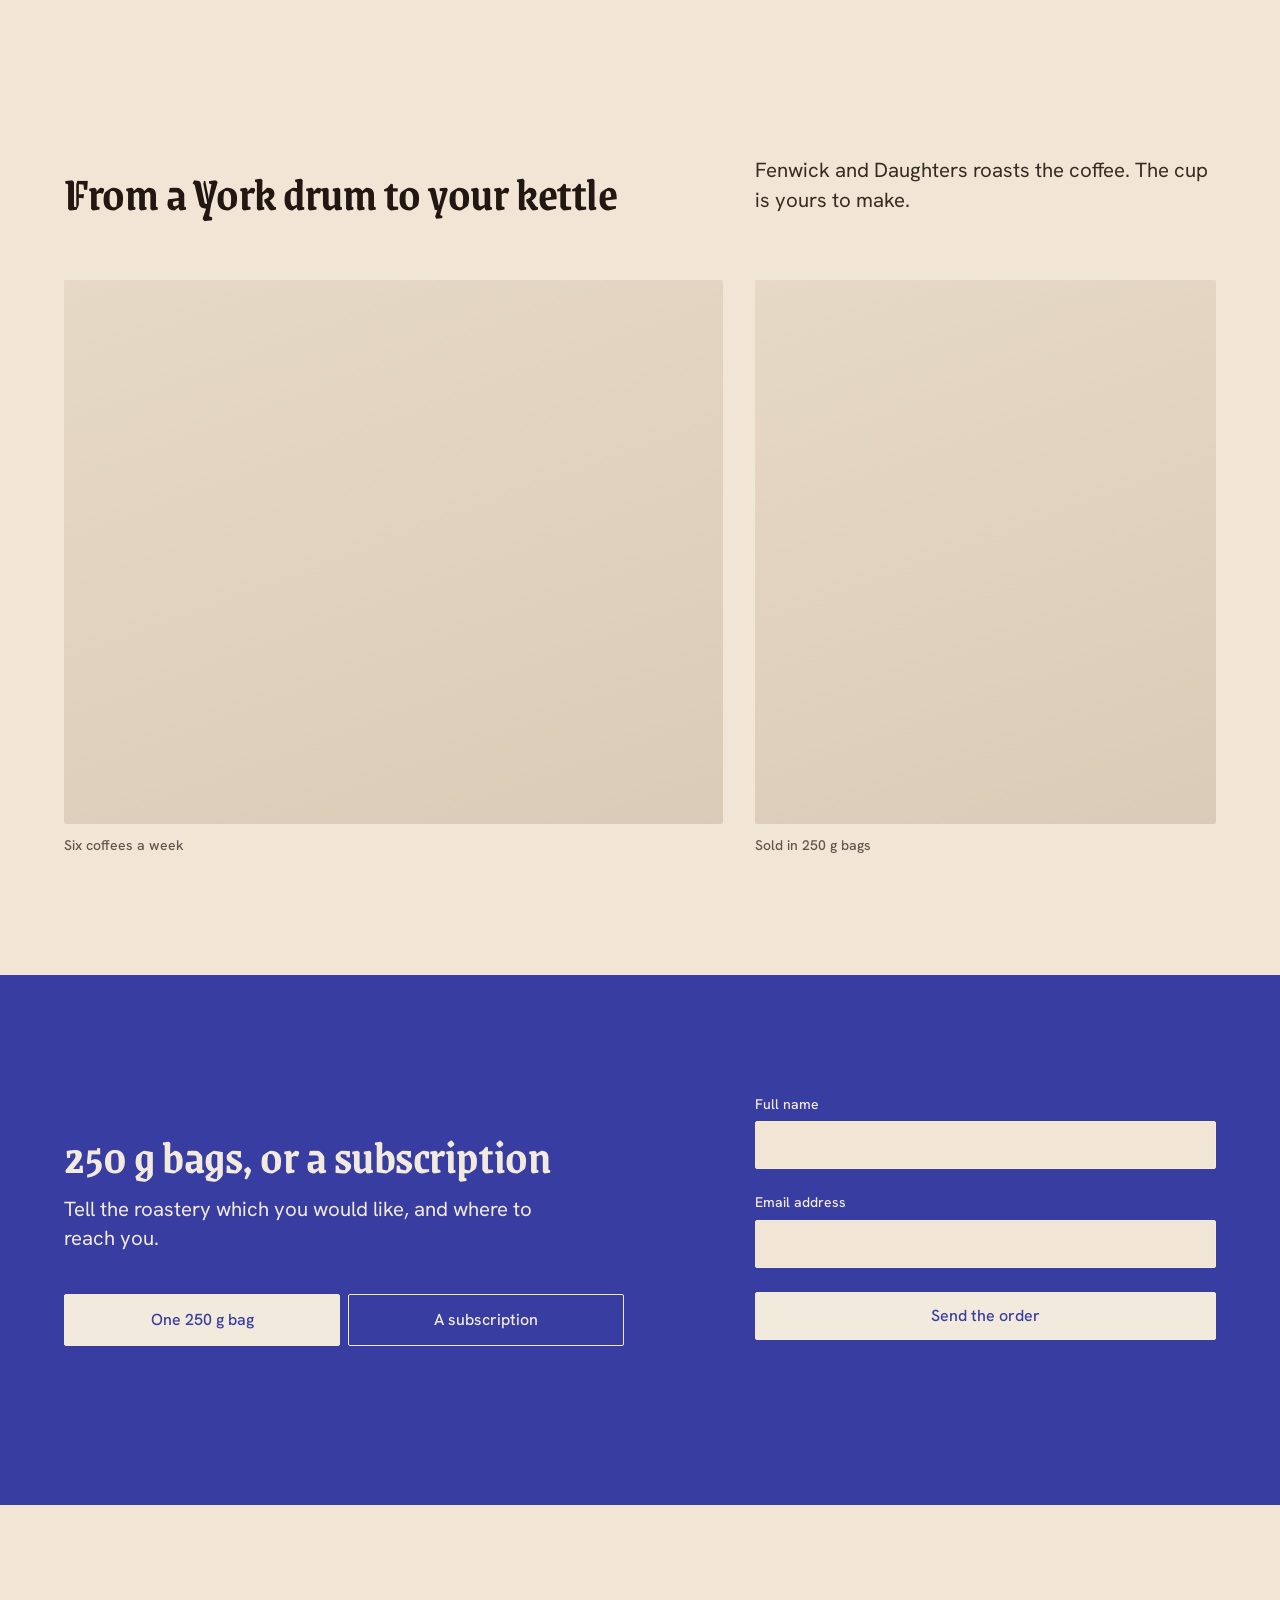
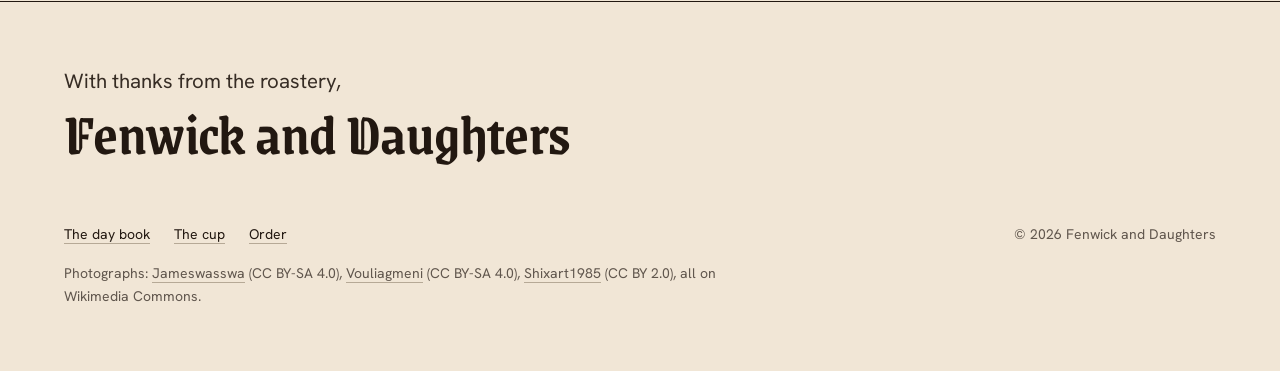
<file: skills/hallmark/scripts/fixtures/exemplars/editorial.html>
<!doctype html>
<html lang="en-GB">
<head>
<meta charset="utf-8">
<meta name="viewport" content="width=device-width, initial-scale=1">
<title>Fenwick and Daughters, coffee roasted in York since 1921</title>
<meta name="description" content="Fenwick and Daughters roasts six coffees a week in York, sold in 250 g bags or by subscription.">
<link rel="preconnect" href="https://fonts.googleapis.com">
<link rel="preconnect" href="https://fonts.gstatic.com" crossorigin>
<link href="https://fonts.googleapis.com/css2?family=Grenze+Gotisch:wght@600&family=Hanken+Grotesk:wght@400;500;600&family=IBM+Plex+Mono:wght@400&display=swap" rel="stylesheet">
<style>
/* Hallmark · job: buy · shape: Trade Ledger (custom: the roast as a Poster, the house's day book set as its own ledger, the cup as a pair, the order on the pigment) · genre: editorial · theme: Vellum (by request)
 * hero: Poster · nav: masthead, the blackletter wordmark centred over a double rule, one link at each end · footer: letter close · imagery: photographs, library 3, warm con=6 · signature: the roast itself, beans swept round the cooling tray full-bleed under a parchment plate · vellum: parchment
 * axes: light/blackletter/cool · posture: committed · contrast: pass · fold: pass · v2.0.0 */
/* Hallmark · pre-emit critique: P4 H5 E4 S5 R4 V4 · weakest: E, the plate must not bury the hand and the falling beans; it rests on the tray's far side and the plain wall, so the stream and the lever stay clear */
/* Hallmark · hero-review: in-thread · fix · 1 finding · 1 resolved (the head breaks after York) */
/* Hallmark · finish-review: in-thread (the subagent limit was reached) · fix · 3 findings · 1 resolved (the order head failed the swap test, then its blackletter I read as J: now 250 g bags, or a subscription) · 2 answered (the pair's captions are card facts, imagery.md 5; the pair are the closest honest frames the library holds) · gap: none */
/* Hallmark · answered F4 · the order field inverts the primary to parchment on pigment, as the theme's own hint sets it for its one field */
:root {
  color-scheme: light;
  --space-3xs: 2px; --space-2xs: 4px; --space-xs: 8px; --space-sm: 12px; --space-md: 16px; --space-lg: 24px; --space-xl: 40px; --space-2xl: 64px; --space-3xl: 96px; --space-4xl: 144px;
  --text-xs: 0.8125rem; --text-sm: 0.875rem; --text-md: 1rem; --text-lg: 1.25rem; --text-xl: 1.5625rem; --text-2xl: 1.953rem; --text-3xl: 2.441rem;
  --text-display-s: clamp(2.25rem, 4vw + 0.5rem, 3.75rem); --text-display: clamp(2.75rem, 5vw + 1rem, 5.25rem);
  --text-section: clamp(2rem, 2.5vw + 1rem, 3.5rem); --text-title: clamp(1.25rem, 0.75vw + 0.875rem, 1.625rem); --text-lead: clamp(1.125rem, 0.35vw + 1rem, 1.375rem);
  --ease-out: cubic-bezier(0.16, 1, 0.3, 1); --ease-in: cubic-bezier(0.7, 0, 0.84, 0); --ease-in-out: cubic-bezier(0.65, 0, 0.35, 1);
  --dur-micro: 120ms; --dur-short: 220ms; --dur-long: 420ms;
  --color-error: oklch(52% 0.19 27); --color-success: oklch(50% 0.12 150);
  --container: 1440px; --gutter: 64px; --gap-columns: 32px; --section-gap-s: 120px; --section-gap: 144px; --section-gap-l: 176px;
  --z-base: 1; --z-raised: 10; --z-dropdown: 100; --z-sticky: 200; --z-sticky-nav: 300; --z-modal: 400; --z-toast: 500; --z-tooltip: 600;
  --color-paper: oklch(93% 0.025 80); --color-paper-2: oklch(89% 0.03 78); --color-paper-3: oklch(85% 0.032 76);
  --color-ink: oklch(22% 0.02 60); --color-ink-2: oklch(30% 0.02 60); --color-muted: oklch(46% 0.02 65);
  --color-rule: oklch(74% 0.03 75);
  --color-accent: oklch(42% 0.16 275); --color-accent-deep: oklch(34% 0.15 275); --color-accent-ink: oklch(94% 0.02 80);
  --color-focus: oklch(50% 0.17 275); --color-field: var(--color-accent);
  --font-display: "Grenze Gotisch", ui-serif, Georgia, serif; --font-body: "Hanken Grotesk", ui-sans-serif, sans-serif;
  --font-outlier: "IBM Plex Mono", ui-monospace, monospace;
  --radius-card: 2px; --radius-pill: 2px; --rule-hair: 1px; --shadow-card: none;
  --tracking-display: -0.01em; --fibre: 0.5;
}
*, *::before, *::after { box-sizing: border-box; }
html, body { overflow-x: clip; }
html { scrollbar-color: var(--color-muted) var(--color-paper); scroll-padding-top: var(--space-3xl); }
body { margin: 0; background: var(--color-paper); color: var(--color-ink); font-family: var(--font-body); font-size: var(--text-md); line-height: 1.55; -webkit-font-smoothing: antialiased; caret-color: var(--color-accent); }
::selection { background: color-mix(in oklab, var(--color-accent) 22%, transparent); color: var(--color-ink); }
:focus-visible { outline: 2px solid var(--color-focus); outline-offset: 2px; }
a { color: inherit; text-decoration-thickness: 1px; text-underline-offset: 0.16em; }
h1, h2, h3 { margin: 0; font-family: var(--font-display); font-weight: var(--display-weight, 700); font-synthesis: none; letter-spacing: var(--tracking-display); line-height: 1.05; overflow-wrap: break-word; min-width: 0; text-wrap: balance; }
h1 { max-width: 20ch; font-size: var(--text-display); } h2 { max-width: 30ch; font-size: var(--text-section); } h3 { max-width: 40ch; font-size: var(--text-title); line-height: 1.2; }
.lead { font-size: var(--text-lead); line-height: 1.45; max-width: 52ch; }
p { margin: 0; text-wrap: pretty; }
p:not([class]) { max-width: 65ch; }
img, video { max-width: 100%; height: auto; display: block; }
svg { display: block; }
[hidden] { display: none !important; }
button, input, select, textarea { font: inherit; }
.container { width: 100%; max-width: var(--container); margin-inline: auto; padding-inline: var(--gutter); box-sizing: border-box; }
.num, .figure, td.num { font-variant-numeric: tabular-nums; }
.visually-hidden { position: absolute; width: 1px; height: 1px; overflow: hidden; clip-path: inset(50%); white-space: nowrap; }
[data-slot] { position: relative; overflow: hidden; background: linear-gradient(160deg, var(--color-paper-2, var(--color-paper)), var(--color-paper-3, var(--color-paper))); }
[data-slot] > img { position: absolute; inset: 0; width: 100%; height: 100%; object-fit: cover; z-index: 1; }
[data-slot]:has(> img) > :not(img):not([data-keep]) { display: none !important; }
@media (max-width: 60rem) { :root { --gutter: 24px; --section-gap-s: 80px; --section-gap: 96px; --section-gap-l: 120px; } }
@media (max-width: 40rem) { :root { --gutter: 16px; --section-gap-s: 56px; --section-gap: 72px; --section-gap-l: 96px; --gap-columns: 16px; } }
@media (prefers-reduced-motion: reduce) { *:not(.keep-motion), *:not(.keep-motion)::before, *:not(.keep-motion)::after { animation-duration: 0.01ms !important; animation-iteration-count: 1 !important; transition-duration: 0.01ms !important; scroll-behavior: auto !important; } }
/* photographs: warm con=6 */
[data-slot] > img { filter: sepia(0.28) saturate(0.94) contrast(1.06); }
:root {
  --mast-h: 80px;
  --plate-w: 37rem;
  --color-field: var(--color-accent);
}

/* The fibre wash: long tan fibres, stitched so they never tile (texture.md, the low-frequency wash) */
.fibre { position: relative; isolation: isolate; }
.fibre::before { content: ""; position: absolute; inset: 0; z-index: -1; opacity: var(--fibre); mix-blend-mode: multiply; pointer-events: none;
  background-image: url("data:image/svg+xml,%3Csvg xmlns='http://www.w3.org/2000/svg' width='400' height='400'%3E%3Cfilter id='p' x='0' y='0' width='100%25' height='100%25'%3E%3CfeTurbulence type='fractalNoise' baseFrequency='0.004 0.02' numOctaves='4' seed='4' stitchTiles='stitch'/%3E%3CfeColorMatrix values='0 0 0 0 0.62 0 0 0 0 0.52 0 0 0 0 0.36 0 0 0 0.3 0'/%3E%3C/filter%3E%3Crect width='100%25' height='100%25' filter='url(%23p)'/%3E%3C/svg%3E"); }

/* Type */
h1, h2 { font-weight: 600; line-height: 0.92; color: var(--color-ink); }
h3 { font-family: var(--font-body); font-weight: 600; }
.lead { color: var(--color-ink-2); }

/* Controls */
.btn { display: inline-flex; align-items: center; justify-content: center; min-height: 48px; padding: 0 var(--space-lg); border: var(--rule-hair) solid var(--color-ink); border-radius: var(--radius-card); background: transparent; color: var(--color-ink); font: 500 var(--text-md)/1 var(--font-body); text-decoration: none; white-space: nowrap; cursor: pointer;
  transition: background-color var(--dur-micro) var(--ease-out), border-color var(--dur-micro) var(--ease-out), color var(--dur-micro) var(--ease-out); }
.btn:hover { background: var(--color-paper-2); }
.btn:active { transform: translateY(1px); }
.btn:focus-visible { outline: 2px solid var(--color-focus); outline-offset: 2px; }
.btn:disabled, .btn[aria-disabled="true"] { opacity: 0.55; cursor: not-allowed; transform: none; }
.btn--primary { background: var(--color-accent); border-color: var(--color-accent); color: var(--color-accent-ink); }
.btn--primary:hover { background: var(--color-accent-deep); border-color: var(--color-accent-deep); }

.skip { position: absolute; left: var(--space-md); top: calc(-1 * var(--space-3xl)); z-index: var(--z-toast); padding: var(--space-xs) var(--space-md); background: var(--color-ink); color: var(--color-paper); }
.skip:focus-visible { top: var(--space-md); }

/* Masthead */
.mast__bar { display: grid; grid-template-columns: minmax(0, 1fr) auto minmax(0, 1fr); align-items: center; min-height: calc(var(--mast-h) - 4px); border-bottom: 4px double var(--color-ink); }
.wordmark { font: 600 2rem/1 var(--font-display); letter-spacing: var(--tracking-display); color: var(--color-ink); text-decoration: none; white-space: nowrap; padding-block: var(--space-sm); }
.mast__link { justify-self: start; font: 600 var(--text-sm)/1 var(--font-body); color: var(--color-ink); padding-block: var(--space-sm); text-decoration: underline 1px; text-decoration-color: transparent; text-underline-offset: 0.3em;
  transition: text-decoration-color var(--dur-short) var(--ease-out), color var(--dur-micro) var(--ease-out); }
.mast__link--end { justify-self: end; }
.mast__link:hover { text-decoration-color: var(--color-accent); color: var(--color-accent); }
.wordmark:focus-visible, .mast__link:focus-visible { outline: 2px solid var(--color-focus); outline-offset: 4px; }

/* Hero: the roast, full-bleed, under a parchment plate */
.hero { position: relative; height: calc(100dvh - var(--mast-h)); min-height: 36rem; overflow: hidden; background: var(--color-ink); color: var(--color-paper); }
.hero__photo { position: absolute; inset: 0; margin: 0; }
.hero__photo > img { object-position: 50% 62%; }
.hero__inner { position: relative; z-index: var(--z-raised); height: 100%; display: flex; align-items: flex-end; justify-content: flex-end; padding-bottom: var(--space-2xl); box-sizing: border-box; }
.plate { width: min(100%, var(--plate-w)); box-sizing: border-box; padding: var(--space-xl); background: var(--color-paper); color: var(--color-ink); border-top: 4px double var(--color-ink); border-radius: var(--radius-card); }
.plate h1 { font-size: var(--text-display); max-width: 16ch; }
.plate .lead { margin-top: var(--space-lg); max-width: 30ch; }
.actions { display: flex; flex-wrap: wrap; gap: var(--space-sm); margin-top: var(--space-xl); }

@media (max-width: 60rem) {
  .hero { height: auto; min-height: 0; background: none; color: var(--color-ink); overflow: visible; }
  .hero__photo { position: relative; aspect-ratio: 4 / 3; }
  .hero__inner { height: auto; padding-bottom: 0; }
  .plate { width: 100%; padding: var(--space-xl) 0 0; background: none; border-top: 0; }
  .plate.fibre::before { display: none; }
  .wordmark { font-size: 1.875rem; }
}
@media (max-width: 40rem) {
  .mast__bar { grid-template-columns: auto; justify-items: center; row-gap: var(--space-2xs); padding-block: var(--space-xs); }
  .mast__link { display: none; }
}

/* Shared section grid: one container, twelve columns, one column gap */
.split { display: grid; grid-template-columns: repeat(12, minmax(0, 1fr)); column-gap: var(--gap-columns); }
.band { background: var(--color-paper-2); padding-block: var(--section-gap-s); }
.photo { margin: 0; border-radius: var(--radius-card); }
.photo > img { outline: var(--rule-hair) solid var(--color-rule); outline-offset: -1px; }
figcaption { margin-top: var(--space-sm); font: 500 var(--text-sm)/1.4 var(--font-body); color: var(--color-muted); }

/* The day book: the house's ledger on the fibre band, the entries kept in the hand of the wordmark */
.ledger__grid { align-items: start; }
.ledger__text { grid-column: 1 / span 4; position: sticky; top: var(--space-2xl); }
.ledger__text h2 { font-size: var(--text-display); max-width: 9ch; }
.ledger .lead { margin-top: var(--space-lg); max-width: 22ch; }
.ledger__book { grid-column: 6 / span 7; }
.book { width: 100%; border-collapse: collapse; font-size: var(--text-lg); line-height: 1.35; }
.book thead th { padding: 0 0 var(--space-sm); border-bottom: 4px double var(--color-ink); font: 500 var(--text-sm)/1.3 var(--font-body); color: var(--color-muted); text-align: left; }
.book td, .book tbody th { padding: var(--space-lg) 0; border-top: var(--rule-hair) solid var(--color-rule); vertical-align: baseline; }
.book tbody tr:first-child > * { border-top: 0; }
.book tbody tr:last-child > * { border-bottom: var(--rule-hair) solid var(--color-ink); }
.book tbody th { font-weight: 500; text-align: left; color: var(--color-ink); }
.book .idx { width: 3.5rem; font-weight: 600; color: var(--color-accent); }
.book .r, .book thead th.r { text-align: right; }
.book td.r { font: 600 var(--text-2xl)/1 var(--font-display); letter-spacing: var(--tracking-display); color: var(--color-ink); }
.book td.r .unit { font: 500 var(--text-md)/1 var(--font-body); color: var(--color-ink-2); }
.book .num { font-variant-numeric: lining-nums tabular-nums; }

/* The cup: one wide frame, then a pair, each with its fact */
.cup { padding-top: var(--section-gap-l); }
.cup__head { align-items: end; }
.cup__head h2 { grid-column: 1 / span 6; }
.cup__head .lead { grid-column: 8 / span 5; }
.cup__pair { margin-top: var(--space-2xl); }
.cup__pair > figure { margin: 0; }
.cup__note { grid-column: 1 / span 7; }
.cup__cup { grid-column: 8 / span 5; }
.cup__pair .photo { height: 34rem; }

/* The order, on the one pigment field */
.order-band { margin-top: var(--section-gap-s); padding-block: var(--section-gap-s); background: var(--color-field); color: var(--color-accent-ink); }
.order-band h2 { color: var(--color-accent-ink); }
.order-band .lead { margin-top: var(--space-md); color: var(--color-accent-ink); }
.order-band :focus-visible { outline-color: var(--color-accent-ink); }
.order { align-items: center; }
.order__text { grid-column: 1 / span 6; }
.order__fields { grid-column: 8 / span 5; display: grid; gap: var(--space-lg); }
.seg { display: grid; grid-template-columns: repeat(2, minmax(0, 1fr)); gap: var(--space-xs); margin: var(--space-xl) 0 0; padding: 0; border: 0; }
.field label { font: 500 var(--text-sm)/1.3 var(--font-body); color: var(--color-accent-ink); }
.seg input { position: absolute; width: 1px; height: 1px; opacity: 0; }
.seg label { display: flex; align-items: center; justify-content: center; min-height: 52px; padding: 0 var(--space-md); border: var(--rule-hair) solid var(--color-accent-ink); border-radius: var(--radius-card); font-weight: 500; cursor: pointer;
  transition: background-color var(--dur-micro) var(--ease-out), color var(--dur-micro) var(--ease-out); }
.seg label:hover { background: var(--color-accent-deep); }
.seg input:checked + label { background: var(--color-accent-ink); color: var(--color-accent); }
.seg input:focus-visible + label { outline: 2px solid var(--color-accent-ink); outline-offset: 2px; }
.field { display: grid; gap: var(--space-xs); }
.field input { min-height: 48px; padding: 0 var(--space-md); border: var(--rule-hair) solid var(--color-accent-ink); border-radius: var(--radius-card); background: var(--color-paper); color: var(--color-ink); outline: 2px solid transparent; outline-offset: 2px; }
.field input:focus-visible { outline-color: var(--color-accent-ink); }
.field input[aria-invalid] { border-color: var(--color-error); box-shadow: inset 0 0 0 1px var(--color-error); }
.field input:disabled { opacity: 0.55; cursor: not-allowed; }
.btn--on-field { width: 100%; background: var(--color-accent-ink); border-color: var(--color-accent-ink); color: var(--color-accent); }
.btn--on-field:hover { background: var(--color-paper-2); border-color: var(--color-paper-2); }
.help { min-height: 1lh; font-size: var(--text-sm); color: var(--color-accent-ink); }

/* The letter close */
.letter { padding-block: var(--space-3xl) var(--space-2xl); }
.letter__inner { padding-top: var(--space-2xl); border-top: var(--rule-hair) solid var(--color-ink); }
.letter__sign { font-size: var(--text-lead); color: var(--color-ink-2); }
.letter__name { margin-top: var(--space-xs); font: 600 var(--text-display-s)/0.92 var(--font-display); letter-spacing: var(--tracking-display); color: var(--color-ink); }
.letter__foot { display: flex; flex-wrap: wrap; justify-content: space-between; align-items: baseline; gap: var(--space-md) var(--space-xl); margin-top: var(--space-2xl); }
.letter__nav { display: flex; flex-wrap: wrap; gap: var(--space-lg); }
.letter__nav a { font-size: var(--text-sm); color: var(--color-ink); text-decoration-color: var(--color-rule); text-underline-offset: 0.25em; transition: text-decoration-color var(--dur-short) var(--ease-out); }
.letter__nav a:hover { text-decoration-color: var(--color-accent); }
.letter__nav a:focus-visible { outline: 2px solid var(--color-focus); outline-offset: 2px; }
.legal { font-size: var(--text-sm); color: var(--color-muted); }
.letter__credit { flex: 1 0 100%; max-width: 88ch; font-size: var(--text-sm); line-height: 1.6; color: var(--color-muted); }
.letter__credit a { color: inherit; text-decoration-color: var(--color-rule); text-underline-offset: 0.25em; }
.letter__credit a:hover { color: var(--color-ink); text-decoration-color: var(--color-accent); }

@media (max-width: 60rem) {
  .ledger__text, .ledger__book, .cup__head h2, .cup__head .lead, .cup__note, .cup__cup, .order__text, .order__fields { grid-column: 1 / -1; }
  .ledger__text { position: static; }
  .ledger__book { margin-top: var(--space-2xl); }
  .book td.r { font-size: var(--text-xl); }
  .cup__head .lead { margin-top: var(--space-md); }
  .cup__pair { row-gap: var(--space-xl); }
  .cup__pair .photo { height: auto; aspect-ratio: 4 / 3; }
  .order__fields { margin-top: var(--space-xl); }
}
@media (max-width: 40rem) {
  .book { font-size: var(--text-md); }
  .book .idx { width: 2rem; }
}
</style>
<script>document.documentElement.classList.add('js');</script>
</head>
<body id="top">
<a class="skip" href="#main">Skip to content</a>

<header class="mast">
  <div class="container mast__bar">
    <a class="mast__link" href="#daybook">The day book</a>
    <a class="wordmark" href="#top" aria-label="Fenwick and Daughters, back to the top">Fenwick and Daughters</a>
    <a class="mast__link mast__link--end" href="#order">Order</a>
  </div>
</header>

<main id="main">
  <section class="hero" aria-labelledby="hero-h">
    <figure class="hero__photo" data-slot="roaster" data-alt="The York roaster at work, a fresh roast tipping into the cooling tray">
      <img src="https://upload.wikimedia.org/wikipedia/commons/thumb/3/3b/Cooling_time_for_coffee.jpg/1280px-Cooling_time_for_coffee.jpg" width="1920" height="1348" fetchpriority="high"
           alt="A fresh roast swept round the cooling tray by its paddle arm" style="object-position: 50% 55%">
    </figure>
    <div class="container hero__inner">
      <div class="plate fibre">
        <h1 id="hero-h">Roasted in York<br> since 1921</h1>
        <p class="lead">Six coffees a week, sold by the bag or by subscription.</p>
        <div class="actions">
          <a class="btn btn--primary" href="#order" data-kind="subscription">Start a subscription</a>
          <a class="btn" href="#order" data-kind="bag">Buy a bag</a>
        </div>
      </div>
    </div>
  </section>

  <section class="ledger band fibre" id="daybook" aria-labelledby="ledger-h">
    <div class="container split ledger__grid">
      <div class="ledger__text">
        <h2 id="ledger-h">Written in the day book</h2>
        <p class="lead">Five lines the roastery keeps to.</p>
      </div>
      <div class="ledger__book">
        <table class="book">
          <thead>
            <tr><th scope="col">No.</th><th scope="col">Entry</th><th scope="col" class="r">Kept</th></tr>
          </thead>
          <tbody>
            <tr><td class="idx">1</td><th scope="row">Coffees roasted each week</th><td class="r"><span class="num">6</span></td></tr>
            <tr><td class="idx">2</td><th scope="row">Weight of each bag</th><td class="r"><span class="num">250</span>&nbsp;<span class="unit">g</span></td></tr>
            <tr><td class="idx">3</td><th scope="row">Ways to buy</th><td class="r">By the bag, or by subscription</td></tr>
            <tr><td class="idx">4</td><th scope="row">Roastery</th><td class="r">York</td></tr>
            <tr><td class="idx">5</td><th scope="row">Roasting since</th><td class="r"><span class="num">1921</span></td></tr>
          </tbody>
        </table>
      </div>
    </div>
  </section>

  <section class="cup" id="cup" aria-labelledby="cup-h">
    <div class="container">
      <div class="split cup__head">
        <h2 id="cup-h">From a York drum to your kettle</h2>
        <p class="lead">Fenwick and Daughters roasts the coffee. The cup is yours to make.</p>
      </div>
      <div class="split cup__pair">
        <figure class="cup__note">
          <div class="photo" data-slot="desk" data-alt="The York roaster between roasts, the drum over its cooling tray">
            <img src="https://upload.wikimedia.org/wikipedia/commons/thumb/2/2d/Coffee_roasting_machine%2C_The_Roastery%2C_Coaltown_Coffee%2C_Ammanford%2C_Wales.jpg/1280px-Coffee_roasting_machine%2C_The_Roastery%2C_Coaltown_Coffee%2C_Ammanford%2C_Wales.jpg" width="1920" height="2560" loading="lazy"
                 alt="A drum coffee roaster above its copper cooling tray in a roastery" style="object-position: 50% 69%">
          </div>
          <figcaption>Six coffees a week</figcaption>
        </figure>
        <figure class="cup__cup">
          <div class="photo" data-slot="cup" data-alt="A cup of Fenwick and Daughters coffee on the shop counter">
            <img src="https://upload.wikimedia.org/wikipedia/commons/thumb/5/52/Espresso_coffee_pouring_from_retro_espresso_machine.jpg/1280px-Espresso_coffee_pouring_from_retro_espresso_machine.jpg" width="1920" height="2876" loading="lazy"
                 alt="Espresso streaming from a chrome machine into two glass cups" style="object-position: 50% 62%">
          </div>
          <figcaption>Sold in 250&nbsp;g bags</figcaption>
        </figure>
      </div>
    </div>
  </section>

  <section class="order-band" id="order" aria-labelledby="order-h">
    <div class="container">
      <form class="split order" data-endpoint="" novalidate>
        <div class="order__text">
          <h2 id="order-h">250&nbsp;g bags, or a subscription</h2>
          <p class="lead">Tell the roastery which you would like, and where to reach you.</p>
          <fieldset class="seg">
            <legend class="visually-hidden">How would you like it?</legend>
            <input type="radio" name="kind" id="kind-bag" value="bag" checked><label for="kind-bag">One 250&nbsp;g bag</label>
            <input type="radio" name="kind" id="kind-sub" value="subscription"><label for="kind-sub">A subscription</label>
          </fieldset>
        </div>
        <div class="order__fields">
          <div class="field">
            <label for="order-name">Full name</label>
            <input id="order-name" name="name" type="text" autocomplete="name" required>
          </div>
          <div class="field">
            <label for="order-email">Email address</label>
            <input id="order-email" name="email" type="email" autocomplete="email" inputmode="email" required>
          </div>
          <button class="btn btn--on-field" type="submit">Send the order</button>
          <p class="help" id="order-help" aria-live="polite"></p>
        </div>
      </form>
    </div>
  </section>
</main>

<footer class="letter">
  <div class="container letter__inner">
    <p class="letter__sign">With thanks from the roastery,</p>
    <p class="letter__name">Fenwick and Daughters</p>
    <div class="letter__foot">
      <nav class="letter__nav" aria-label="Footer">
        <a href="#daybook">The day book</a>
        <a href="#cup">The cup</a>
        <a href="#order">Order</a>
      </nav>
      <p class="legal">&copy; 2026 Fenwick and Daughters</p>
      <p class="letter__credit" data-credits>Photographs: <a href="https://commons.wikimedia.org/wiki/File:Cooling_time_for_coffee.jpg">Jameswasswa</a> (CC&nbsp;BY-SA&nbsp;4.0), <a href="https://commons.wikimedia.org/wiki/File:Coffee_roasting_machine,_The_Roastery,_Coaltown_Coffee,_Ammanford,_Wales.jpg">Vouliagmeni</a> (CC&nbsp;BY-SA&nbsp;4.0), <a href="https://commons.wikimedia.org/wiki/File:Espresso_coffee_pouring_from_retro_espresso_machine.jpg">Shixart1985</a> (CC&nbsp;BY&nbsp;2.0), all on Wikimedia Commons.</p>
    </div>
  </div>
</footer>

<script>
window.hallmarkSlots = (m) => { for (const [k, v] of Object.entries(m)) { const s = document.querySelector(`[data-slot="${k}"]`); if (!s) continue; const im = new Image(); im.src = typeof v === 'string' ? v : v.src; im.alt = (typeof v === 'object' && v.alt) || s.dataset.alt || ''; s.querySelectorAll(':scope > img').forEach((o) => o.remove()); s.prepend(im); } };
document.querySelectorAll('[data-slot] > img').forEach((i) => { if (i.complete && !i.naturalWidth) i.remove(); else i.addEventListener('error', () => i.remove(), { once: true }); });
document.querySelectorAll('[data-kind]').forEach((a) => a.addEventListener('click', () => { const r = document.getElementById(a.dataset.kind === 'subscription' ? 'kind-sub' : 'kind-bag'); if (r) r.checked = true; }));
document.querySelectorAll('form[data-endpoint]').forEach((form) => {
  const help = form.querySelector('[aria-live]');
  const fields = [...form.querySelectorAll('input[required]')];
  form.addEventListener('submit', (e) => {
    e.preventDefault();
    const bad = fields.filter((i) => !i.checkValidity());
    fields.forEach((i) => { i.toggleAttribute('aria-invalid', bad.includes(i)); if (bad.includes(i)) i.setAttribute('aria-describedby', help.id); else i.removeAttribute('aria-describedby'); });
    if (bad.length) { help.textContent = bad[0].type === 'email' ? 'That email address looks incomplete. Write it as name@example.com.' : 'Add your name, so the roastery knows who the coffee is for.'; bad[0].focus(); return; }
    if (!form.dataset.endpoint) { help.textContent = 'Nothing was sent: this form is not connected yet.'; return; }
    fetch(form.dataset.endpoint, { method: 'POST', body: new FormData(form) })
      .then((r) => { help.textContent = r.ok ? 'The roastery has your order and will write to ' + form.elements.email.value.trim() + '.' : 'That did not go through. Try again in a minute.'; })
      .catch(() => { help.textContent = 'That did not go through. Try again in a minute.'; });
  });
});
</script>
</body>
</html>
</file>
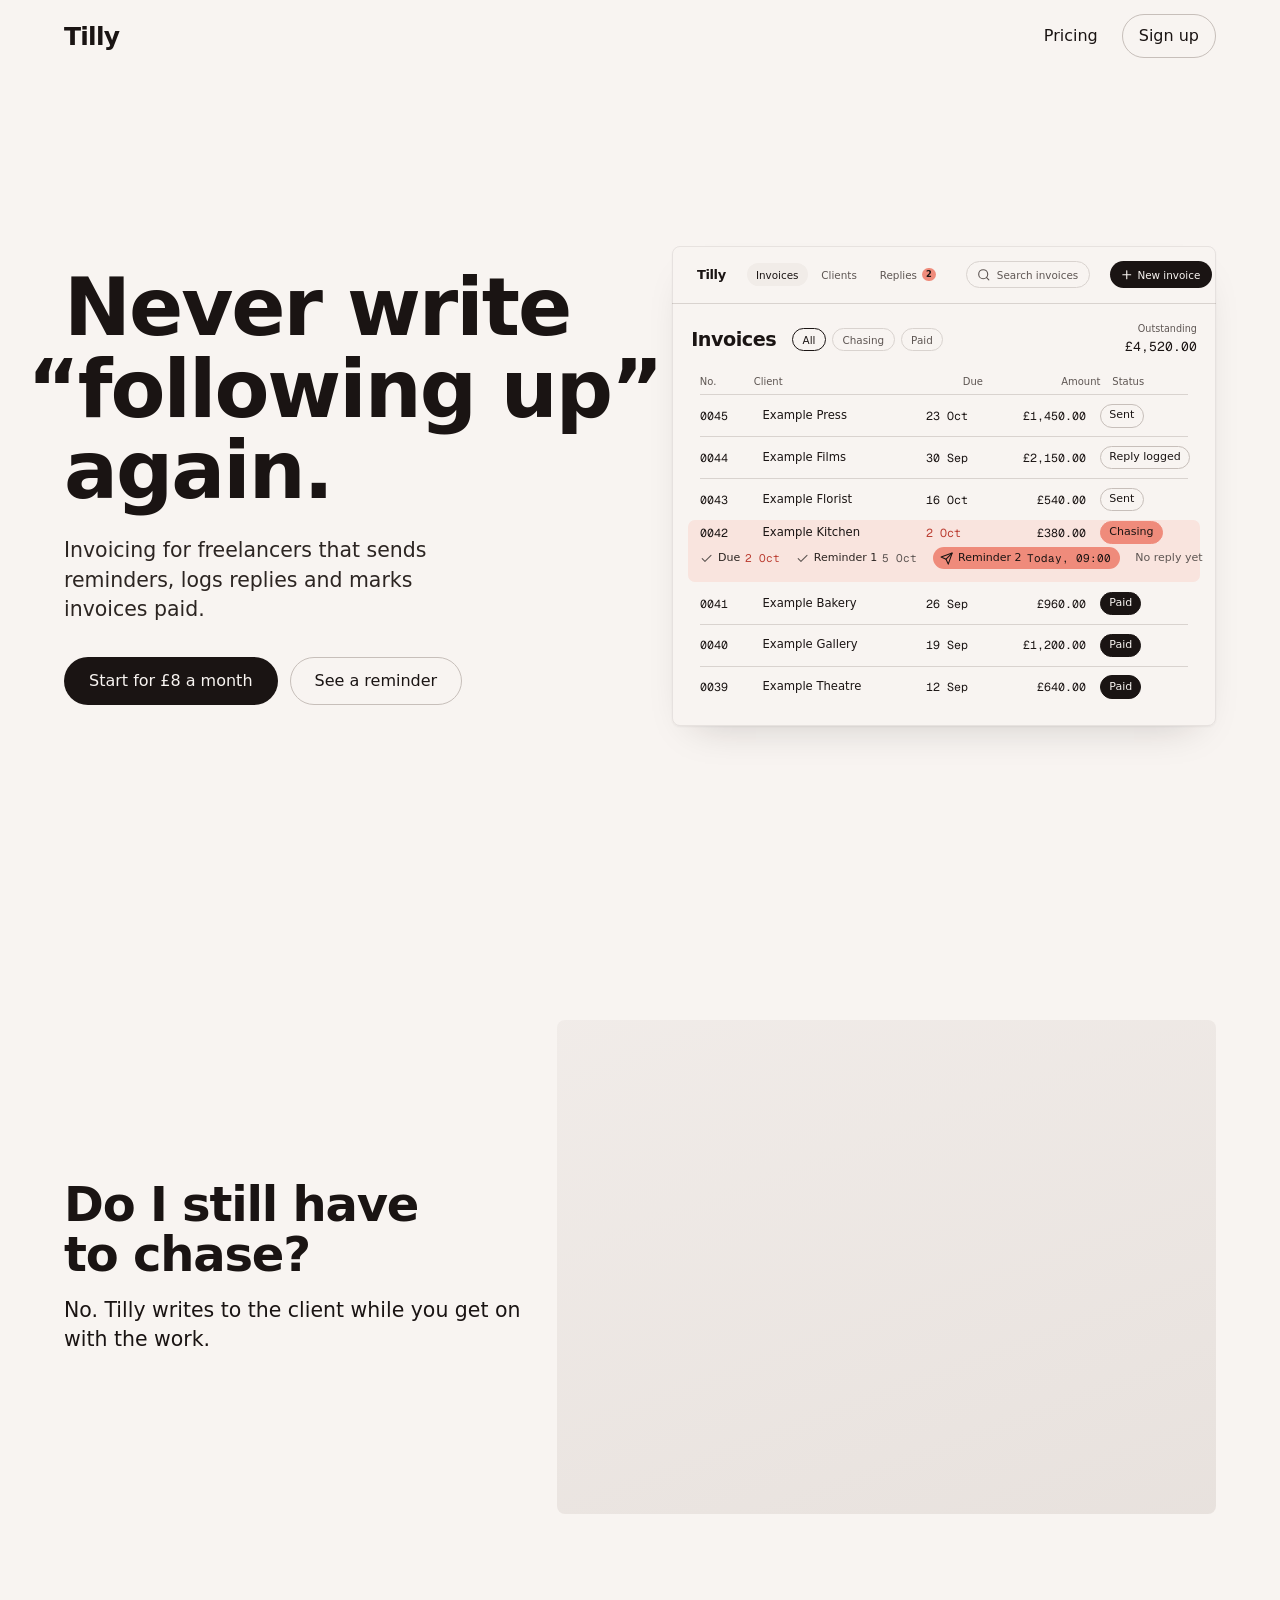
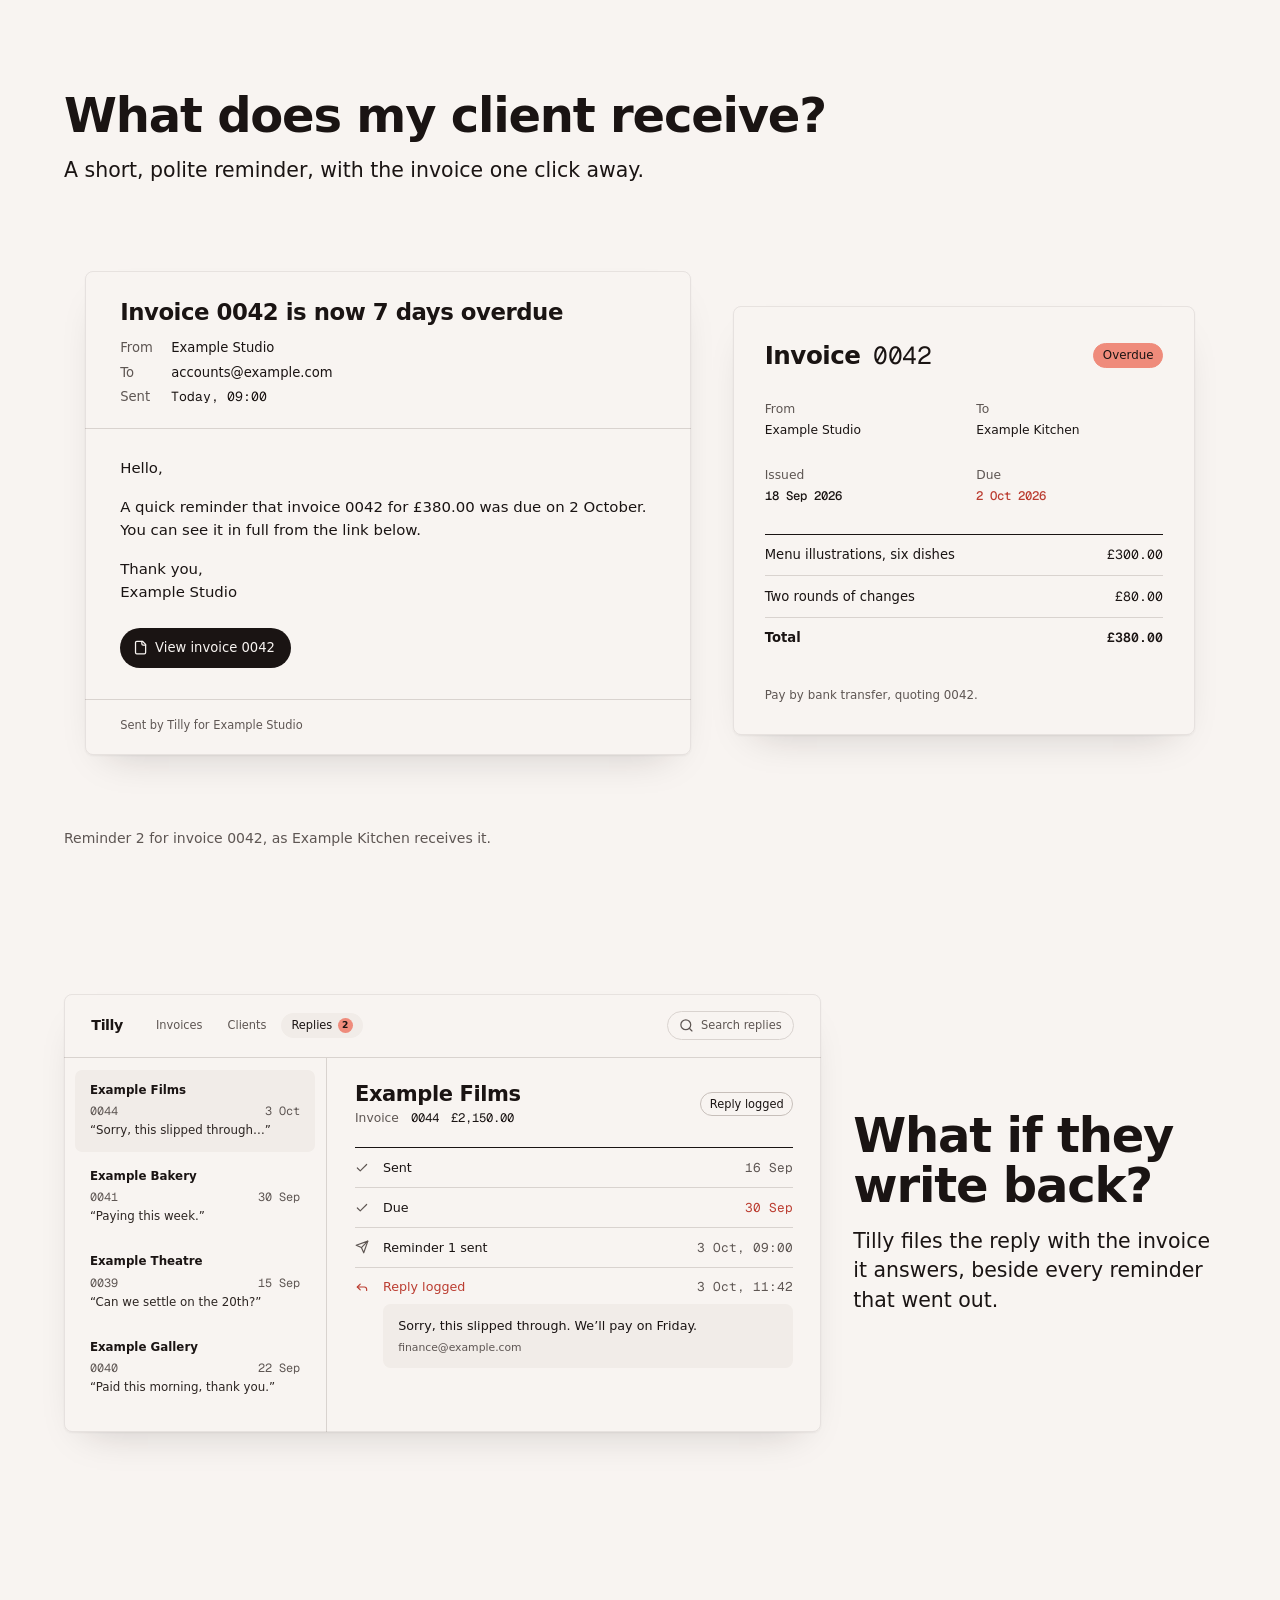
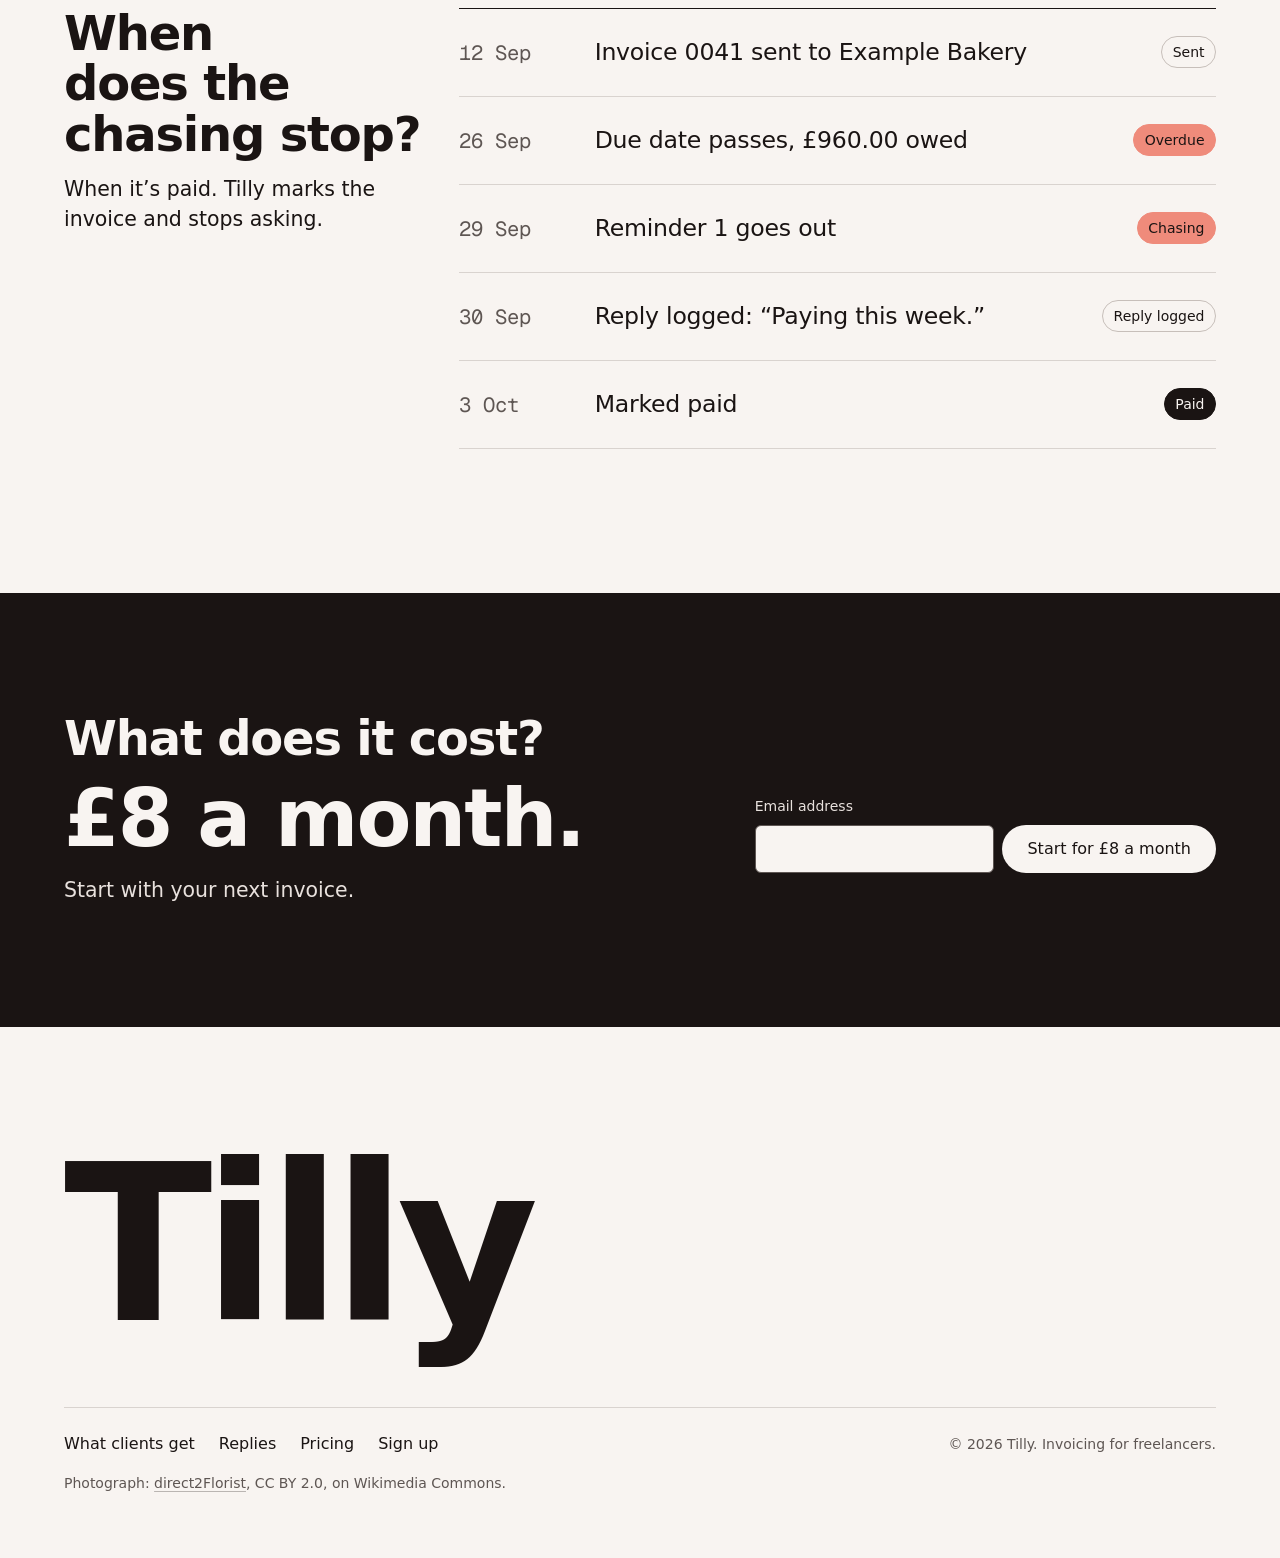
<file: skills/hallmark/scripts/fixtures/exemplars/modern-minimal.html>
<!doctype html>
<html lang="en-GB">
<head>
<meta charset="utf-8">
<meta name="viewport" content="width=device-width, initial-scale=1">
<title>Tilly, invoicing that chases late payments for you</title>
<meta name="description" content="Tilly is invoicing for freelancers that sends the reminders, logs the replies and marks invoices paid, for 8 pounds a month.">
<link rel="preconnect" href="https://api.fontshare.com" crossorigin>
<link rel="preconnect" href="https://fonts.googleapis.com">
<link rel="preconnect" href="https://fonts.gstatic.com" crossorigin>
<link href="https://api.fontshare.com/v2/css?f[]=general-sans@400,500,600&amp;display=swap" rel="stylesheet">
<link href="https://fonts.googleapis.com/css2?family=Geist+Mono:wght@400&amp;display=swap" rel="stylesheet">
<style>
/* Hallmark · job: sign up · shape: Conversational FAQ, opened by the product · genre: modern-minimal · theme: Coral (by request)
 * hero: Settled · nav: edge-aligned, the wordmark at the left, one link and one outlined pill at the right · footer: mast, the wordmark large over the links · imagery: product sample in hero, demo-2 and demo-3, photographs library 1 muted sepia=8 · signature: invoice 0042 being chased, live in the hero
 * axes: light/grotesk-sans/warm · posture: restrained · contrast: pass · fold: pass · v2.0.0 */
/* Hallmark · pre-emit critique: P4 H4 E4 S5 R4 V5 · weakest: E, the built screens must read as one product at every width, so every inner length is in em on a container-unit base, the screens scale as a whole and re-lay themselves on a phone */
/* Hallmark · hero-review: subagent · fix · 5 findings · 5 resolved · finish-review: in-thread, the subagent limit was reached · ship · 1 finding · 1 resolved · gap: none */
:root {
  color-scheme: light;
  --space-3xs: 2px; --space-2xs: 4px; --space-xs: 8px; --space-sm: 12px; --space-md: 16px; --space-lg: 24px; --space-xl: 40px; --space-2xl: 64px; --space-3xl: 96px; --space-4xl: 144px;
  --text-xs: 0.8125rem; --text-sm: 0.875rem; --text-md: 1rem; --text-lg: 1.25rem; --text-xl: 1.5625rem; --text-2xl: 1.953rem; --text-3xl: 2.441rem;
  --text-display-s: clamp(2.25rem, 4vw + 0.5rem, 3.75rem); --text-display: clamp(2.75rem, 5vw + 1rem, 5.25rem);
  --text-section: clamp(2rem, 2.5vw + 1rem, 3.5rem); --text-title: clamp(1.25rem, 0.75vw + 0.875rem, 1.625rem); --text-lead: clamp(1.125rem, 0.35vw + 1rem, 1.375rem);
  --ease-out: cubic-bezier(0.16, 1, 0.3, 1); --ease-in: cubic-bezier(0.7, 0, 0.84, 0); --ease-in-out: cubic-bezier(0.65, 0, 0.35, 1);
  --dur-micro: 120ms; --dur-short: 220ms; --dur-long: 420ms;
  --color-error: oklch(52% 0.19 27); --color-success: oklch(50% 0.12 150);
  --container: 1440px; --gutter: 64px; --gap-columns: 32px; --section-gap-s: 120px; --section-gap: 144px; --section-gap-l: 176px;
  --z-base: 1; --z-raised: 10; --z-dropdown: 100; --z-sticky: 200; --z-sticky-nav: 300; --z-modal: 400; --z-toast: 500; --z-tooltip: 600;
  --color-paper: oklch(97% 0.006 55); --color-paper-2: oklch(94.5% 0.007 55); --color-paper-3: oklch(91.5% 0.009 55);
  --color-ink: oklch(20% 0.010 35); --color-ink-2: oklch(27% 0.012 40); --color-muted: oklch(46% 0.012 45);
  --color-rule: oklch(87% 0.009 55); --color-rule-2: oklch(81% 0.011 55);
  --color-accent: oklch(74% 0.125 30); --color-accent-ink: oklch(20% 0.010 35); --color-accent-2: oklch(54% 0.165 29); --color-focus: oklch(54% 0.17 30);
  --font-display: "General Sans", ui-sans-serif, system-ui, sans-serif; --font-body: var(--font-display);
  --font-outlier: "Geist Mono", ui-monospace, monospace;
  --radius-card: 8px; --radius-input: 6px; --radius-pill: 999px; --rule-hair: 1px;
  --shadow-card: 0 1px 2px oklch(20% 0.01 35 / 0.05);
  --shadow-lift: 0 1px 2px oklch(20% 0.01 35 / 0.05), 0 18px 40px -22px oklch(20% 0.01 35 / 0.22);
  --tracking-display: -0.025em; --display-weight: 600;
}
*, *::before, *::after { box-sizing: border-box; }
html, body { overflow-x: clip; }
html { scrollbar-color: var(--color-muted) var(--color-paper); scroll-padding-top: var(--space-3xl); }
body { margin: 0; background: var(--color-paper); color: var(--color-ink); font-family: var(--font-body); font-size: var(--text-md); line-height: 1.55; -webkit-font-smoothing: antialiased; caret-color: var(--color-accent); }
::selection { background: color-mix(in oklab, var(--color-accent) 35%, transparent); }
:focus-visible { outline: 2px solid var(--color-focus); outline-offset: 2px; }
a { color: inherit; text-decoration-thickness: 1px; text-underline-offset: 0.16em; }
h1, h2, h3 { margin: 0; font-family: var(--font-display); font-weight: var(--display-weight, 700); font-synthesis: none; letter-spacing: var(--tracking-display); line-height: 1.05; overflow-wrap: break-word; min-width: 0; text-wrap: balance; }
h1 { max-width: 20ch; font-size: var(--text-display); } h2 { max-width: 30ch; font-size: var(--text-section); } h3 { max-width: 40ch; font-size: var(--text-title); line-height: 1.2; }
.lead { font-size: var(--text-lead); line-height: 1.45; max-width: 52ch; }
p { margin: 0; text-wrap: pretty; }
p:not([class]) { max-width: 65ch; }
img, video { max-width: 100%; height: auto; display: block; }
svg { display: block; }
[hidden] { display: none !important; }
button, input, select, textarea { font: inherit; }
.container { width: 100%; max-width: var(--container); margin-inline: auto; padding-inline: var(--gutter); box-sizing: border-box; }
.num, .figure, td.num { font-variant-numeric: tabular-nums; }
.visually-hidden { position: absolute; width: 1px; height: 1px; overflow: hidden; clip-path: inset(50%); white-space: nowrap; }
[data-slot] { position: relative; overflow: hidden; background: linear-gradient(160deg, var(--color-paper-2, var(--color-paper)), var(--color-paper-3, var(--color-paper))); }
[data-slot] > img { position: absolute; inset: 0; width: 100%; height: 100%; object-fit: cover; z-index: 1; }
[data-slot]:has(> img) > :not(img):not([data-keep]) { display: none !important; }
@media (max-width: 60rem) { :root { --gutter: 24px; --section-gap-s: 80px; --section-gap: 96px; --section-gap-l: 120px; } }
@media (max-width: 40rem) { :root { --gutter: 16px; --section-gap-s: 56px; --section-gap: 72px; --section-gap-l: 96px; --gap-columns: 16px; } }
@media (prefers-reduced-motion: reduce) { *:not(.keep-motion), *:not(.keep-motion)::before, *:not(.keep-motion)::after { animation-duration: 0.01ms !important; animation-iteration-count: 1 !important; transition-duration: 0.01ms !important; scroll-behavior: auto !important; } }
/* photographs: muted sepia=8 */
[data-slot] > img { filter: saturate(0.65) contrast(0.97) sepia(0.08); }
:root { --nav-h: 72px; --app-line: color-mix(in oklab, var(--color-ink) 8%, transparent); }

/* Chrome */
.skip { position: absolute; left: var(--space-md); top: calc(-1 * var(--space-3xl)); z-index: var(--z-toast); padding: var(--space-xs) var(--space-md); border-radius: var(--radius-input); background: var(--color-ink); color: var(--color-paper); }
.skip:focus-visible { top: var(--space-md); }

.site__in { display: flex; align-items: center; justify-content: space-between; gap: var(--space-lg); min-height: var(--nav-h); }
.wordmark { font: var(--display-weight) var(--text-xl)/1 var(--font-display); letter-spacing: -0.03em; text-decoration: none; color: var(--color-ink); }
.site__nav { display: flex; align-items: center; gap: var(--space-lg); }
.site__link { font-weight: 500; text-decoration: none; text-decoration-color: transparent; transition: text-decoration-color var(--dur-short) var(--ease-out); }
.site__link:hover { text-decoration: underline; text-decoration-color: var(--color-accent-2); text-underline-offset: 0.3em; }
.wordmark:focus-visible, .site__link:focus-visible { outline: 2px solid var(--color-focus); outline-offset: var(--space-2xs); border-radius: var(--space-3xs); }

/* Controls: the ink pill and the outlined pill */
.btn { display: inline-flex; align-items: center; justify-content: center; gap: var(--space-xs); min-height: 48px; padding: 0 var(--space-lg); border: 1px solid transparent; border-radius: var(--radius-pill); font: 500 var(--text-md)/1 var(--font-body); white-space: nowrap; text-decoration: none; cursor: pointer; transition: background-color var(--dur-short) var(--ease-out), border-color var(--dur-short) var(--ease-out), transform var(--dur-micro) var(--ease-out); }
.btn--primary { background: var(--color-ink); color: var(--color-paper); }
.btn--primary:hover { background: var(--color-ink-2); }
.btn--secondary { border-color: var(--color-rule-2); background: transparent; color: var(--color-ink); }
.btn--secondary:hover { border-color: var(--color-ink); }
.btn--sm { min-height: 44px; padding: 0 var(--space-md); }
.btn:active { transform: translateY(1px); }
.btn:focus-visible { outline: 2px solid var(--color-focus); outline-offset: 2px; }
.btn:disabled, .btn[aria-disabled="true"] { opacity: 0.55; cursor: not-allowed; transform: none; }
.btn[aria-busy="true"] { cursor: progress; }

/* Hero: Settled, the text on one half and the product on the other */
.hero { display: grid; align-items: center; min-height: calc(100dvh - var(--nav-h)); padding-block: var(--space-xl); box-sizing: border-box; }
.hero__grid { display: grid; grid-template-columns: minmax(0, 1fr) minmax(0, 1fr); column-gap: var(--space-2xl); align-items: center; }
.hero__text { display: grid; gap: var(--space-lg); justify-items: start; }
.hero h1 { max-width: none; line-height: 1.02; }
.hang { margin-left: -0.46em; }
.hero .lead { max-width: 34ch; color: var(--color-ink-2); }
.actions { display: flex; flex-wrap: wrap; gap: var(--space-sm); margin-top: var(--space-xs); }

/* The built product: one picture that scales as a whole; every inner length is in em of a design pixel times ten */
.slot { margin: 0; container-type: inline-size; }
.lifted { border-radius: var(--radius-card); box-shadow: var(--shadow-lift); outline: 1px solid var(--app-line); outline-offset: -1px; }
.app[data-slot] { background: var(--color-paper); }
.app--hero { aspect-ratio: 68 / 60; }
.ui { height: 100%; display: flex; flex-direction: column; font-size: calc(100cqi / 68); color: var(--color-ink); line-height: 1.35; }
.ui svg { width: 1.6em; height: 1.6em; flex-shrink: 0; fill: none; stroke: currentColor; stroke-width: 2; stroke-linecap: round; stroke-linejoin: round; }
.fig { font-family: var(--font-outlier); font-weight: 400; font-variant-numeric: tabular-nums; }

.ui__bar { display: flex; align-items: center; gap: 2em; height: 5.6em; padding: 0 2.4em; border-bottom: 1px solid var(--color-rule); font-size: 1.3em; font-weight: 500; }
.ui__bar svg { width: 1.3em; height: 1.3em; }
.ui__mark { font-weight: 600; font-size: 1.25em; letter-spacing: -0.03em; }
.ui__chips { display: flex; gap: 0.4em; }
.ui__chip { display: inline-flex; align-items: center; gap: 0.5em; padding: 0.45em 0.9em; border-radius: var(--radius-pill); color: var(--color-muted); }
.ui__chip.is-on { background: var(--color-paper-2); color: var(--color-ink); }
.ui__badge { display: inline-grid; place-items: center; min-width: 1.6em; height: 1.6em; padding: 0 0.4em; border-radius: var(--radius-pill); background: var(--color-accent); color: var(--color-accent-ink); font-size: 0.8em; font-weight: 600; box-sizing: border-box; }
.ui__input { display: inline-flex; align-items: center; gap: 0.6em; white-space: nowrap; margin-left: auto; height: 2.6em; padding: 0 1em; border: 1px solid var(--color-rule); border-radius: var(--radius-pill); color: var(--color-muted); font-weight: 400; }
.ui__control { display: inline-flex; align-items: center; gap: 0.4em; white-space: nowrap; height: 2.6em; padding: 0 1.1em 0 0.9em; border-radius: var(--radius-pill); background: var(--color-ink); color: var(--color-paper); }

.ui__head { display: flex; align-items: center; gap: 2em; padding: 2.4em 2.4em 1.6em; }
.ui__title { font-size: 2.4em; font-weight: 600; letter-spacing: -0.025em; line-height: 1; }
.ui__tags { display: flex; gap: 0.6em; font-size: 1.3em; font-weight: 500; }
.ui__tag { padding: 0.35em 0.9em; border: 1px solid var(--color-rule); border-radius: var(--radius-pill); color: var(--color-muted); }
.ui__tag.is-on { border-color: var(--color-ink); color: var(--color-ink); }
.ui__owed { display: grid; gap: 0.2em; margin-left: auto; text-align: right; font-size: 1.2em; font-weight: 500; color: var(--color-muted); }
.ui__owed b { font-size: 1.35em; color: var(--color-ink); }

.ledger { padding: 0 2.4em; font-size: 1.45em; }
.ledger__row { display: grid; grid-template-columns: 4.2em minmax(0, 1fr) 5.2em 7.4em 7.6em; align-items: center; column-gap: 1.2em; min-height: 3.6em; border-top: 1px solid var(--color-rule); }
.ledger__row--head { min-height: 2.6em; border-top: 0; font-size: 0.86em; font-weight: 500; color: var(--color-muted); }
.ledger__row .r { text-align: right; }
.ledger__row .late { color: var(--color-accent-2); }
.ledger__row.is-open { margin: 0 -1em; padding: 0 1em; border-radius: 0.6em; border-top-color: transparent; background: color-mix(in oklab, var(--color-accent) 16%, var(--color-paper)); }
.ledger__row.is-open + .ledger__row { border-top-color: transparent; }
.status { display: inline-block; padding: 0.3em 0.75em; border: 1px solid var(--color-rule-2); border-radius: var(--radius-pill); font-size: 0.95em; font-style: normal; font-weight: 500; white-space: nowrap; }
.status--late { border-color: var(--color-accent); background: var(--color-accent); color: var(--color-accent-ink); }
.status--done { border-color: var(--color-ink); background: var(--color-ink); color: var(--color-paper); }

.chase { grid-column: 1 / -1; display: flex; align-items: center; gap: 1.4em; padding: 0.3em 0 1.2em; font-size: 0.95em; font-weight: 500; white-space: nowrap; }
.chase__status { display: inline-flex; align-items: center; gap: 0.45em; flex-shrink: 0; color: var(--color-ink-2); }
.chase__status svg { width: 1.2em; height: 1.2em; color: var(--color-muted); }
.chase__status b { font-weight: 400; color: var(--color-muted); }
.chase__status.is-late b { color: var(--color-accent-2); }
.chase__status.is-now { padding: 0.3em 0.85em 0.3em 0.65em; border-radius: var(--radius-pill); background: var(--color-accent); color: var(--color-accent-ink); }
.chase__status.is-now svg { color: var(--color-accent-ink); }
.chase__status.is-now b { color: var(--color-accent-ink); }
.chase__note { margin-left: auto; color: var(--color-muted); font-weight: 400; }

/* The questions, in the order a freelancer asks them */
.q--work { padding-top: var(--section-gap-s); }
.q--receive { padding-top: var(--section-gap-l); }
.q--replies { padding-top: var(--section-gap); }
.q--paid { padding-block: var(--section-gap-l) var(--section-gap); }
.q__head { display: grid; gap: var(--space-md); margin-bottom: var(--space-2xl); }
.split, .rows, .band__grid { display: grid; grid-template-columns: repeat(12, minmax(0, 1fr)); column-gap: var(--gap-columns); }
.split { align-items: center; }
.split__text { display: grid; gap: var(--space-md); align-content: center; }
.split--work .split__text { grid-column: 1 / span 5; }
.split--work .photo { grid-column: 6 / span 7; }
.split--replies .app--replies { grid-column: 1 / span 8; }
.split--replies .split__text { grid-column: 9 / span 4; }

.photo { margin: 0; aspect-ratio: 4 / 3; border-radius: var(--radius-card); }
.photo > img { border-radius: inherit; outline: 1px solid color-mix(in oklab, var(--color-ink) 6%, transparent); outline-offset: -1px; }

/* The client's side: the reminder and the invoice it links to, straight on the paper */
.showcase { margin: 0; }
.showcase figcaption { margin-top: var(--space-md); font-size: var(--text-sm); font-weight: 500; color: var(--color-muted); }
.client { aspect-ratio: 1312 / 640; }
.client[data-slot] { background: var(--color-paper); }
.client__in { height: 100%; box-sizing: border-box; display: flex; align-items: flex-start; gap: 4.8em; padding: 2.4em; font-size: calc(100cqi / 131.2); color: var(--color-ink); line-height: 1.4; }
.doc { background: var(--color-paper); border-radius: var(--radius-card); box-shadow: var(--shadow-lift); outline: 1px solid var(--app-line); outline-offset: -1px; }
.doc p { margin: 0; max-width: none; }
.mail { display: grid; flex: 76 1 0; min-width: 0; }
.mail__head { display: grid; gap: 1.6em; padding: 3.2em 4em 2.4em; border-bottom: 1px solid var(--color-rule); }
.mail__subject { font-size: 2.6em; font-weight: 600; letter-spacing: -0.02em; line-height: 1.15; }
.mail__meta { display: grid; grid-template-columns: auto minmax(0, 1fr); gap: 0.45em 1.4em; font-size: 1.5em; }
.mail__meta span:nth-child(odd) { color: var(--color-muted); }
.mail__body { display: grid; gap: 1.8em; padding: 3.2em 4em 3.6em; line-height: 1.55; }
.mail__body p { font-size: 1.7em; }
.mail__link { justify-self: start; display: inline-flex; align-items: center; gap: 0.5em; margin-top: 0.6em; padding: 0.75em 1.25em 0.75em 1em; border-radius: var(--radius-pill); background: var(--color-ink); color: var(--color-paper); font-size: 1.5em; font-weight: 500; }
.doc svg { width: 1.15em; height: 1.15em; fill: none; stroke: currentColor; stroke-width: 2; stroke-linecap: round; stroke-linejoin: round; }
.mail__foot { padding: 2em 4em 2.4em; border-top: 1px solid var(--color-rule); color: var(--color-muted); }
.mail__foot span { font-size: 1.3em; }
.inv { display: grid; flex: 50 1 0; min-width: 0; gap: 3.2em; padding: 3.6em; margin-top: 4em; }
.inv__top { display: flex; align-items: center; justify-content: space-between; }
.inv__title { font-size: 2.8em; font-weight: 600; letter-spacing: -0.02em; }
.inv__title b { margin-left: 0.2em; }
.inv .status { font-size: 1.35em; }
.inv__parties, .inv__dates { display: flex; gap: 2em; font-size: 1.4em; color: var(--color-muted); }
.inv__parties span, .inv__dates span { flex: 1 1 0; display: grid; gap: 0.3em; }
.inv__parties b, .inv__dates b { color: var(--color-ink); font-weight: 500; }
.inv__dates b.late, .thread__steps b.late { color: var(--color-accent-2); }
.inv__lines { display: grid; grid-template-columns: minmax(0, 1fr) auto; font-size: 1.5em; border-top: 1px solid var(--color-ink); }
.inv__lines span { padding: 0.85em 0; border-bottom: 1px solid var(--color-rule); }
.inv__lines .fig { text-align: right; }
.inv__lines .inv__total { border-bottom: 0; font-weight: 600; }
.inv__pay { font-size: 1.35em; color: var(--color-muted); }

/* The replies screen */
.app--replies { aspect-ratio: 864 / 500; }
.app--replies .ui { font-size: calc(100cqi / 86.4); }
.inbox { flex: 1; display: grid; grid-template-columns: 30em minmax(0, 1fr); min-height: 0; }
.inbox__list { display: grid; align-content: start; gap: 0.4em; padding: 1.4em 1.2em; border-right: 1px solid var(--color-rule); }
.inbox__item { display: grid; grid-template-columns: minmax(0, 1fr) auto; gap: 0.35em 1em; padding: 1.1em 1.3em; border-radius: 0.6em; font-size: 1.35em; }
.inbox__item b { font-weight: 600; }
.inbox__item .fig { grid-row: 2; color: var(--color-muted); }
.inbox__date { grid-column: 2; grid-row: 1; color: var(--color-muted); }
.inbox__line { grid-column: 1 / -1; color: var(--color-ink-2); white-space: nowrap; overflow: hidden; text-overflow: ellipsis; }
.inbox__item.is-on { background: var(--color-paper-2); }
.thread { display: grid; align-content: start; gap: 2.4em; padding: 2.8em 3.2em; }
.thread__head { display: grid; grid-template-columns: minmax(0, 1fr) auto; align-items: center; gap: 0.5em 1em; }
.thread__who { font-size: 2.4em; font-weight: 600; letter-spacing: -0.02em; line-height: 1.1; }
.thread__what { grid-row: 2; display: flex; gap: 1em; font-size: 1.4em; color: var(--color-muted); }
.thread__what b { color: var(--color-ink); font-weight: 400; }
.thread__head .status { grid-row: 1 / span 2; grid-column: 2; font-size: 1.3em; }
.thread__steps { list-style: none; margin: 0; padding: 0; font-size: 1.45em; border-top: 1px solid var(--color-ink); }
.thread__steps li { display: grid; grid-template-columns: 1.4em minmax(0, 1fr) auto; align-items: center; column-gap: 0.8em; padding: 0.85em 0; border-bottom: 1px solid var(--color-rule); }
.thread__steps svg { width: 1.1em; height: 1.1em; color: var(--color-muted); }
.thread__steps b { font-weight: 400; color: var(--color-muted); }
.thread__steps .is-reply { border-bottom: 0; }
.thread__steps .is-reply svg, .thread__steps .is-reply span { color: var(--color-accent-2); }
.thread__quote { grid-column: 2 / -1; margin: 0.7em 0 0; padding: 1em 1.2em; border-radius: 0.6em; background: var(--color-paper-2); }
.thread__quote p { margin: 0; color: var(--color-ink); line-height: 1.45; }
.thread__quote cite { display: block; margin-top: 0.5em; font-size: 0.85em; font-style: normal; color: var(--color-muted); }

/* One invoice from sent to paid, as rows */
.rows { align-items: start; }
.rows__head { grid-column: 1 / span 4; display: grid; gap: var(--space-md); }
.life { grid-column: 5 / span 8; margin: 0; padding: 0; list-style: none; border-top: 1px solid var(--color-ink); }
.life li { display: grid; grid-template-columns: 6.5rem minmax(0, 1fr) auto; align-items: center; column-gap: var(--gap-columns); min-height: 88px; border-bottom: 1px solid var(--color-rule); }
.life__date { font-size: var(--text-lead); color: var(--color-muted); }
.life__what { font-size: var(--text-title); font-weight: 500; letter-spacing: -0.01em; line-height: 1.25; }
.life .status { font-size: var(--text-sm); }

/* The price, on the one ink band */
.band { padding-block: var(--section-gap-s); background: var(--color-ink); color: var(--color-paper); }
.band__grid { align-items: end; }
.band__text { grid-column: 1 / span 7; display: grid; gap: var(--space-md); }
.band h2 { color: var(--color-paper); }
.price { font: var(--display-weight) var(--text-display)/1 var(--font-display); letter-spacing: var(--tracking-display); font-variant-numeric: tabular-nums; color: var(--color-paper); }
.band__line { font-size: var(--text-lead); color: var(--color-paper-3); }
.signup { grid-column: 8 / span 5; display: grid; gap: var(--space-xs); min-width: 0; }
.signup label { font-size: var(--text-sm); font-weight: 500; color: var(--color-paper-3); }
.signup__row { display: flex; flex-wrap: wrap; gap: var(--space-xs); }
.signup input { flex: 1 1 12rem; min-width: 0; width: 100%; height: 48px; padding: 0 var(--space-md); border: 1px solid var(--color-muted); border-radius: var(--radius-input); background: var(--color-paper); color: var(--color-ink); font-size: var(--text-md); outline: 2px solid transparent; outline-offset: -3px; transition: background-color var(--dur-short) var(--ease-out); }
.signup input:hover { background: var(--color-paper-2); }
.signup input:focus-visible { outline-color: var(--color-focus); }
.signup input[aria-invalid] { border-color: var(--color-error); }
.signup input:disabled { opacity: 0.55; cursor: not-allowed; }
.signup__help { min-height: 1lh; margin-top: var(--space-2xs); font-size: var(--text-sm); color: var(--color-paper-3); }
.btn--invert { background: var(--color-paper); color: var(--color-ink); }
.btn--invert:hover { background: var(--color-paper-2); }

/* The mast */
.mast { padding-block: var(--section-gap-s) var(--space-2xl); }
.mast__mark { margin-bottom: var(--space-2xl); font: var(--display-weight) clamp(7rem, 17vw, 15rem)/0.9 var(--font-display); letter-spacing: -0.045em; color: var(--color-ink); }
.mast__row { display: flex; flex-wrap: wrap; align-items: baseline; justify-content: space-between; gap: var(--space-lg); padding-top: var(--space-lg); border-top: 1px solid var(--color-rule); }
.mast__links { display: flex; flex-wrap: wrap; gap: var(--space-lg); }
.mast__links a { font-weight: 500; text-decoration-color: transparent; text-underline-offset: 0.3em; transition: text-decoration-color var(--dur-short) var(--ease-out); }
.mast__links a:hover { text-decoration-color: var(--color-accent-2); }
.mast__links a:focus-visible { outline: 2px solid var(--color-focus); outline-offset: var(--space-2xs); border-radius: var(--space-3xs); }
.mast__legal { font-size: var(--text-sm); color: var(--color-muted); }
.mast__credit { margin-top: var(--space-md); font-size: var(--text-sm); line-height: 1.55; color: var(--color-muted); }
.mast__credit a { color: inherit; text-decoration: underline; text-decoration-thickness: 1px; text-underline-offset: 0.2em; text-decoration-color: color-mix(in oklab, currentColor 40%, transparent); }
.mast__credit a:hover { text-decoration-color: currentColor; }


@container (max-width: 40rem) {
  .client__in { font-size: calc(100cqi / 48); padding: 1.2em; }
  .inv, .inbox__list { display: none; }
  .app--replies .ui { font-size: calc(100cqi / 48); }
  .inbox { grid-template-columns: minmax(0, 1fr); }
  .thread { padding: 2em; }
}

@container (max-width: 30rem) {
  .ui { font-size: calc(100cqi / 40); }
  .ui__input, .ui__chip:nth-child(2), .ui__owed, .chase__note, .chase__status:nth-child(1) { display: none; }
  .ledger__row { grid-template-columns: minmax(0, 1fr) auto auto; }
  .ledger__row > :nth-child(1), .ledger__row > :nth-child(3), .ledger__row:nth-child(n+8) { display: none; }
  .chase { flex-wrap: wrap; row-gap: 0.6em; }
}
@media (max-width: 40rem) { .app--hero { aspect-ratio: 4 / 5; } .app--replies { aspect-ratio: 1 / 1; } .client { aspect-ratio: 5 / 7; } .hang { margin-left: -0.3em; } .life li { grid-template-columns: minmax(0, 1fr) auto; row-gap: var(--space-2xs); padding-block: var(--space-md); } .life__date { grid-column: 1 / -1; } }

@media (max-width: 60rem) {
  .hero { min-height: 0; padding-block: var(--space-xl) var(--space-3xl); }
  .hero__grid { grid-template-columns: minmax(0, 1fr); row-gap: var(--space-xl); }
  .split, .rows, .band__grid { grid-template-columns: minmax(0, 1fr); row-gap: var(--space-xl); }
  .split > *, .rows > *, .band__grid > *, .split--work .split__text, .split--work .photo, .split--replies .app--replies, .split--replies .split__text, .rows__head, .life, .band__text, .signup { grid-column: 1 / -1; }
  .split--replies .split__text { order: -1; }
  .life li { min-height: 72px; }
}
</style>
</head>
<body id="top">
<a class="skip" href="#main">Skip to content</a>

<header class="site">
  <div class="container site__in">
    <a class="wordmark" href="#top" aria-label="Tilly, back to the top">Tilly</a>
    <nav class="site__nav" aria-label="Page">
      <a class="site__link" href="#cost">Pricing</a>
      <a class="btn btn--secondary btn--sm" href="#start">Sign up</a>
    </nav>
  </div>
</header>

<main id="main">
  <section class="hero" aria-labelledby="hero-head">
    <div class="container hero__grid">
      <div class="hero__text">
        <h1 id="hero-head">Never write<br><span class="hang">“</span>following&nbsp;up”<br>again.</h1>
        <p class="lead">Invoicing for freelancers that sends reminders, logs replies and marks invoices paid.</p>
        <div class="actions">
          <a class="btn btn--primary" href="#start">Start for £8 a month</a>
          <a class="btn btn--secondary" href="#receive">See a reminder</a>
        </div>
      </div>

      <figure class="slot app app--hero lifted" data-slot="hero" data-alt="Your invoices screen, with one late invoice being chased" role="img" aria-label="The Tilly invoices screen: invoice 0042 for Example Kitchen, 380 pounds, due on 2 October, is being chased; its first reminder went on 5 October and the second this morning.">
        <div class="ui" aria-hidden="true">
          <div class="ui__bar">
            <span class="ui__mark">Tilly</span>
            <span class="ui__chips"><span class="ui__chip is-on">Invoices</span><span class="ui__chip">Clients</span><span class="ui__chip">Replies<b class="ui__badge">2</b></span></span>
            <span class="ui__input"><svg aria-hidden="true" viewBox="0 0 24 24"><circle cx="11" cy="11" r="8"/><path d="m21 21-4.3-4.3"/></svg>Search invoices</span>
            <span class="ui__control"><svg aria-hidden="true" viewBox="0 0 24 24"><path d="M5 12h14"/><path d="M12 5v14"/></svg>New invoice</span>
          </div>
          <div class="ui__head">
            <span class="ui__title">Invoices</span>
            <span class="ui__tags"><span class="ui__tag is-on">All</span><span class="ui__tag">Chasing</span><span class="ui__tag">Paid</span></span>
            <span class="ui__owed">Outstanding<b class="fig">£4,520.00</b></span>
          </div>
          <div class="ledger">
            <div class="ledger__row ledger__row--head"><span>No.</span><span>Client</span><span>Due</span><span class="r">Amount</span><span>Status</span></div>
            <div class="ledger__row"><span class="fig">0045</span><span>Example Press</span><span class="fig">23 Oct</span><span class="fig r">£1,450.00</span><span><i class="status">Sent</i></span></div>
            <div class="ledger__row"><span class="fig">0044</span><span>Example Films</span><span class="fig">30 Sep</span><span class="fig r">£2,150.00</span><span><i class="status">Reply logged</i></span></div>
            <div class="ledger__row"><span class="fig">0043</span><span>Example Florist</span><span class="fig">16 Oct</span><span class="fig r">£540.00</span><span><i class="status">Sent</i></span></div>
            <div class="ledger__row is-open">
              <span class="fig">0042</span><span>Example Kitchen</span><span class="fig late">2 Oct</span><span class="fig r">£380.00</span><span><i class="status status--late">Chasing</i></span>
              <div class="chase">
                <span class="chase__status is-done is-late"><svg aria-hidden="true" viewBox="0 0 24 24"><path d="M20 6 9 17l-5-5"/></svg>Due<b class="fig">2 Oct</b></span>
                <span class="chase__status is-done"><svg aria-hidden="true" viewBox="0 0 24 24"><path d="M20 6 9 17l-5-5"/></svg>Reminder 1<b class="fig">5 Oct</b></span>
                <span class="chase__status is-now"><svg aria-hidden="true" viewBox="0 0 24 24"><path d="m22 2-7 20-4-9-9-4Z"/><path d="M22 2 11 13"/></svg>Reminder 2<b class="fig">Today, 09:00</b></span>
                <span class="chase__note">No reply yet</span>
              </div>
            </div>
            <div class="ledger__row"><span class="fig">0041</span><span>Example Bakery</span><span class="fig">26 Sep</span><span class="fig r">£960.00</span><span><i class="status status--done">Paid</i></span></div>
            <div class="ledger__row"><span class="fig">0040</span><span>Example Gallery</span><span class="fig">19 Sep</span><span class="fig r">£1,200.00</span><span><i class="status status--done">Paid</i></span></div>
            <div class="ledger__row"><span class="fig">0039</span><span>Example Theatre</span><span class="fig">12 Sep</span><span class="fig r">£640.00</span><span><i class="status status--done">Paid</i></span></div>
          </div>
        </div>
      </figure>
    </div>
  </section>

  <section class="q q--work" id="chase" aria-labelledby="q1">
    <div class="container split split--work">
      <div class="split__text">
        <h2 id="q1">Do I still have to chase?</h2>
        <p class="lead">No. Tilly writes to the client while you get on with the work.</p>
      </div>
      <figure class="photo" data-slot="photo-1" data-alt="Your own work in progress: the desk, bench or studio you invoice from">
        <img src="https://upload.wikimedia.org/wikipedia/commons/thumb/5/5c/Florist_working.jpg/1280px-Florist_working.jpg" width="1920" height="1280" loading="lazy" decoding="async"
             style="object-position: 55% 45%" alt="Hands gathering green stems into a bouquet at a flower shop counter">
      </figure>
    </div>
  </section>

  <section class="q q--receive" id="receive" aria-labelledby="q2">
    <div class="container">
      <div class="q__head">
        <h2 id="q2">What does my client receive?</h2>
        <p class="lead">A short, polite reminder, with the invoice one click away.</p>
      </div>
      <figure class="showcase">
        <div class="slot client" data-slot="demo-2" data-alt="A reminder as your client receives it, beside the invoice it links to" role="img" aria-label="The second reminder for invoice 0042 as Example Kitchen receives it: a short email saying the 380 pounds was due on 2 October, with a link to the invoice, beside the invoice itself marked overdue.">
          <div class="client__in" aria-hidden="true">
            <div class="doc mail">
              <div class="mail__head">
                <p class="mail__subject">Invoice 0042 is now 7 days overdue</p>
                <div class="mail__meta">
                  <span>From</span><span>Example Studio</span>
                  <span>To</span><span>accounts@example.com</span>
                  <span>Sent</span><span class="fig">Today, 09:00</span>
                </div>
              </div>
              <div class="mail__body">
                <p>Hello,</p>
                <p>A quick reminder that invoice 0042 for £380.00 was due on 2 October. You can see it in full from the link below.</p>
                <p>Thank you,<br>Example Studio</p>
                <span class="mail__link"><svg aria-hidden="true" viewBox="0 0 24 24"><path d="M15 2H6a2 2 0 0 0-2 2v16a2 2 0 0 0 2 2h12a2 2 0 0 0 2-2V7Z"/><path d="M14 2v4a2 2 0 0 0 2 2h4"/></svg>View invoice 0042</span>
              </div>
              <p class="mail__foot"><span>Sent by Tilly for Example Studio</span></p>
            </div>
            <div class="doc inv">
              <div class="inv__top"><span class="inv__title">Invoice <b class="fig">0042</b></span><i class="status status--late">Overdue</i></div>
              <div class="inv__parties"><span>From<b>Example Studio</b></span><span>To<b>Example Kitchen</b></span></div>
              <div class="inv__dates"><span>Issued<b class="fig">18 Sep 2026</b></span><span>Due<b class="fig late">2 Oct 2026</b></span></div>
              <div class="inv__lines">
                <span>Menu illustrations, six dishes</span><span class="fig">£300.00</span>
                <span>Two rounds of changes</span><span class="fig">£80.00</span>
                <span class="inv__total">Total</span><span class="fig inv__total">£380.00</span>
              </div>
              <p class="inv__pay">Pay by bank transfer, quoting 0042.</p>
            </div>
          </div>
        </div>
        <figcaption>Reminder 2 for invoice 0042, as Example Kitchen receives it.</figcaption>
      </figure>
    </div>
  </section>

  <section class="q q--replies" id="replies" aria-labelledby="q3">
    <div class="container split split--replies">
      <figure class="slot app app--replies lifted" data-slot="demo-3" data-alt="Your replies screen, with a client's answer filed under its invoice" role="img" aria-label="The Tilly replies screen: Example Films answered the first reminder for invoice 0044 on 3 October, sorry, this slipped through, we will pay on Friday, and the reply sits in the invoice's history under that reminder.">
        <div class="ui" aria-hidden="true">
          <div class="ui__bar">
            <span class="ui__mark">Tilly</span>
            <span class="ui__chips"><span class="ui__chip">Invoices</span><span class="ui__chip">Clients</span><span class="ui__chip is-on">Replies<b class="ui__badge">2</b></span></span>
            <span class="ui__input"><svg aria-hidden="true" viewBox="0 0 24 24"><circle cx="11" cy="11" r="8"/><path d="m21 21-4.3-4.3"/></svg>Search replies</span>
          </div>
          <div class="inbox">
            <div class="inbox__list">
              <div class="inbox__item is-on"><b>Example Films</b><span class="fig">0044</span><span class="fig inbox__date">3 Oct</span><span class="inbox__line">“Sorry, this slipped through…”</span></div>
              <div class="inbox__item"><b>Example Bakery</b><span class="fig">0041</span><span class="fig inbox__date">30 Sep</span><span class="inbox__line">“Paying this week.”</span></div>
              <div class="inbox__item"><b>Example Theatre</b><span class="fig">0039</span><span class="fig inbox__date">15 Sep</span><span class="inbox__line">“Can we settle on the 20th?”</span></div>
              <div class="inbox__item"><b>Example Gallery</b><span class="fig">0040</span><span class="fig inbox__date">22 Sep</span><span class="inbox__line">“Paid this morning, thank you.”</span></div>
            </div>
            <div class="thread">
              <div class="thread__head">
                <span class="thread__who">Example Films</span>
                <span class="thread__what">Invoice <b class="fig">0044</b><b class="fig">£2,150.00</b></span>
                <i class="status">Reply logged</i>
              </div>
              <ol class="thread__steps">
                <li><svg aria-hidden="true" viewBox="0 0 24 24"><path d="M20 6 9 17l-5-5"/></svg><span>Sent</span><b class="fig">16 Sep</b></li>
                <li><svg aria-hidden="true" viewBox="0 0 24 24"><path d="M20 6 9 17l-5-5"/></svg><span>Due</span><b class="fig late">30 Sep</b></li>
                <li><svg aria-hidden="true" viewBox="0 0 24 24"><path d="m22 2-7 20-4-9-9-4Z"/><path d="M22 2 11 13"/></svg><span>Reminder 1 sent</span><b class="fig">3 Oct, 09:00</b></li>
                <li class="is-reply"><svg aria-hidden="true" viewBox="0 0 24 24"><polyline points="9 17 4 12 9 7"/><path d="M20 18v-2a4 4 0 0 0-4-4H4"/></svg><span>Reply logged</span><b class="fig">3 Oct, 11:42</b>
                  <blockquote class="thread__quote"><p>Sorry, this slipped through. We’ll pay on Friday.</p><cite>finance@example.com</cite></blockquote>
                </li>
              </ol>
            </div>
          </div>
        </div>
      </figure>
      <div class="split__text">
        <h2 id="q3">What if they write back?</h2>
        <p class="lead">Tilly files the reply with the invoice it answers, beside every reminder that went out.</p>
      </div>
    </div>
  </section>

  <section class="q q--paid" id="paid" aria-labelledby="q4">
    <div class="container rows">
      <div class="rows__head">
        <h2 id="q4">When does the chasing stop?</h2>
        <p class="lead">When it’s paid. Tilly marks the invoice and stops asking.</p>
      </div>
      <ol class="life" aria-label="Invoice 0041, from sent to paid">
        <li><span class="fig life__date">12 Sep</span><span class="life__what">Invoice 0041 sent to Example Bakery</span><i class="status">Sent</i></li>
        <li><span class="fig life__date">26 Sep</span><span class="life__what">Due date passes, £960.00 owed</span><i class="status status--late">Overdue</i></li>
        <li><span class="fig life__date">29 Sep</span><span class="life__what">Reminder 1 goes out</span><i class="status status--late">Chasing</i></li>
        <li><span class="fig life__date">30 Sep</span><span class="life__what">Reply logged: “Paying this week.”</span><i class="status">Reply logged</i></li>
        <li><span class="fig life__date">3 Oct</span><span class="life__what">Marked paid</span><i class="status status--done">Paid</i></li>
      </ol>
    </div>
  </section>

  <section class="band" id="cost" aria-labelledby="q5">
    <div class="container band__grid">
      <div class="band__text">
        <h2 id="q5">What does it cost?</h2>
        <p class="price">£8 a month.</p>
        <p class="band__line">Start with your next invoice.</p>
      </div>
      <form class="signup" id="start" data-endpoint="" novalidate>
        <label for="email">Email address</label>
        <div class="signup__row">
          <input id="email" name="email" type="email" autocomplete="email" inputmode="email" required aria-describedby="email-help">
          <button class="btn btn--invert" type="submit">Start for £8 a month</button>
        </div>
        <p class="signup__help" id="email-help" aria-live="polite"></p>
      </form>
    </div>
  </section>
</main>

<footer class="mast">
  <div class="container">
    <p class="mast__mark">Tilly</p>
    <div class="mast__row">
      <nav class="mast__links" aria-label="Footer">
        <a href="#receive">What clients get</a>
        <a href="#replies">Replies</a>
        <a href="#cost">Pricing</a>
        <a href="#start">Sign up</a>
      </nav>
      <p class="mast__legal">© 2026 Tilly. Invoicing for freelancers.</p>
    </div>
    <p class="mast__credit" data-credits>Photograph: <a href="https://commons.wikimedia.org/wiki/File:Florist_working.jpg">direct2Florist</a>, CC&nbsp;BY&nbsp;2.0, on Wikimedia Commons.</p>
  </div>
</footer>

<script>
window.hallmarkSlots = (m) => { for (const [k, v] of Object.entries(m)) { const s = document.querySelector(`[data-slot="${k}"]`); if (!s) continue; const im = new Image(); im.src = typeof v === 'string' ? v : v.src; im.alt = (typeof v === 'object' && v.alt) || s.dataset.alt || ''; s.querySelectorAll(':scope > img').forEach((o) => o.remove()); s.prepend(im); } };
document.querySelectorAll('[data-slot] > img').forEach((i) => { if (i.complete && !i.naturalWidth) i.remove(); else i.addEventListener('error', () => i.remove(), { once: true }); });
document.querySelectorAll('form[data-endpoint]').forEach((form) => {
  const input = form.querySelector('input'), help = form.querySelector('[aria-live]'), button = form.querySelector('button');
  form.addEventListener('submit', (e) => {
    e.preventDefault();
    const ok = input.checkValidity();
    input.toggleAttribute('aria-invalid', !ok);
    if (!ok) { help.textContent = 'That address looks incomplete. Write it as name@example.com.'; input.focus(); return; }
    if (!form.dataset.endpoint) { help.textContent = 'Nothing was sent: this form is not connected yet.'; return; }
    button.setAttribute('aria-busy', 'true');
    fetch(form.dataset.endpoint, { method: 'POST', body: new FormData(form) })
      .then((r) => { help.textContent = r.ok ? 'Thanks. Tilly will write to ' + input.value.trim() + '.' : 'That did not go through. Try again in a minute.'; })
      .catch(() => { help.textContent = 'That did not go through. Try again in a minute.'; })
      .finally(() => button.removeAttribute('aria-busy'));
  });
});
</script>
</body>
</html>
</file>
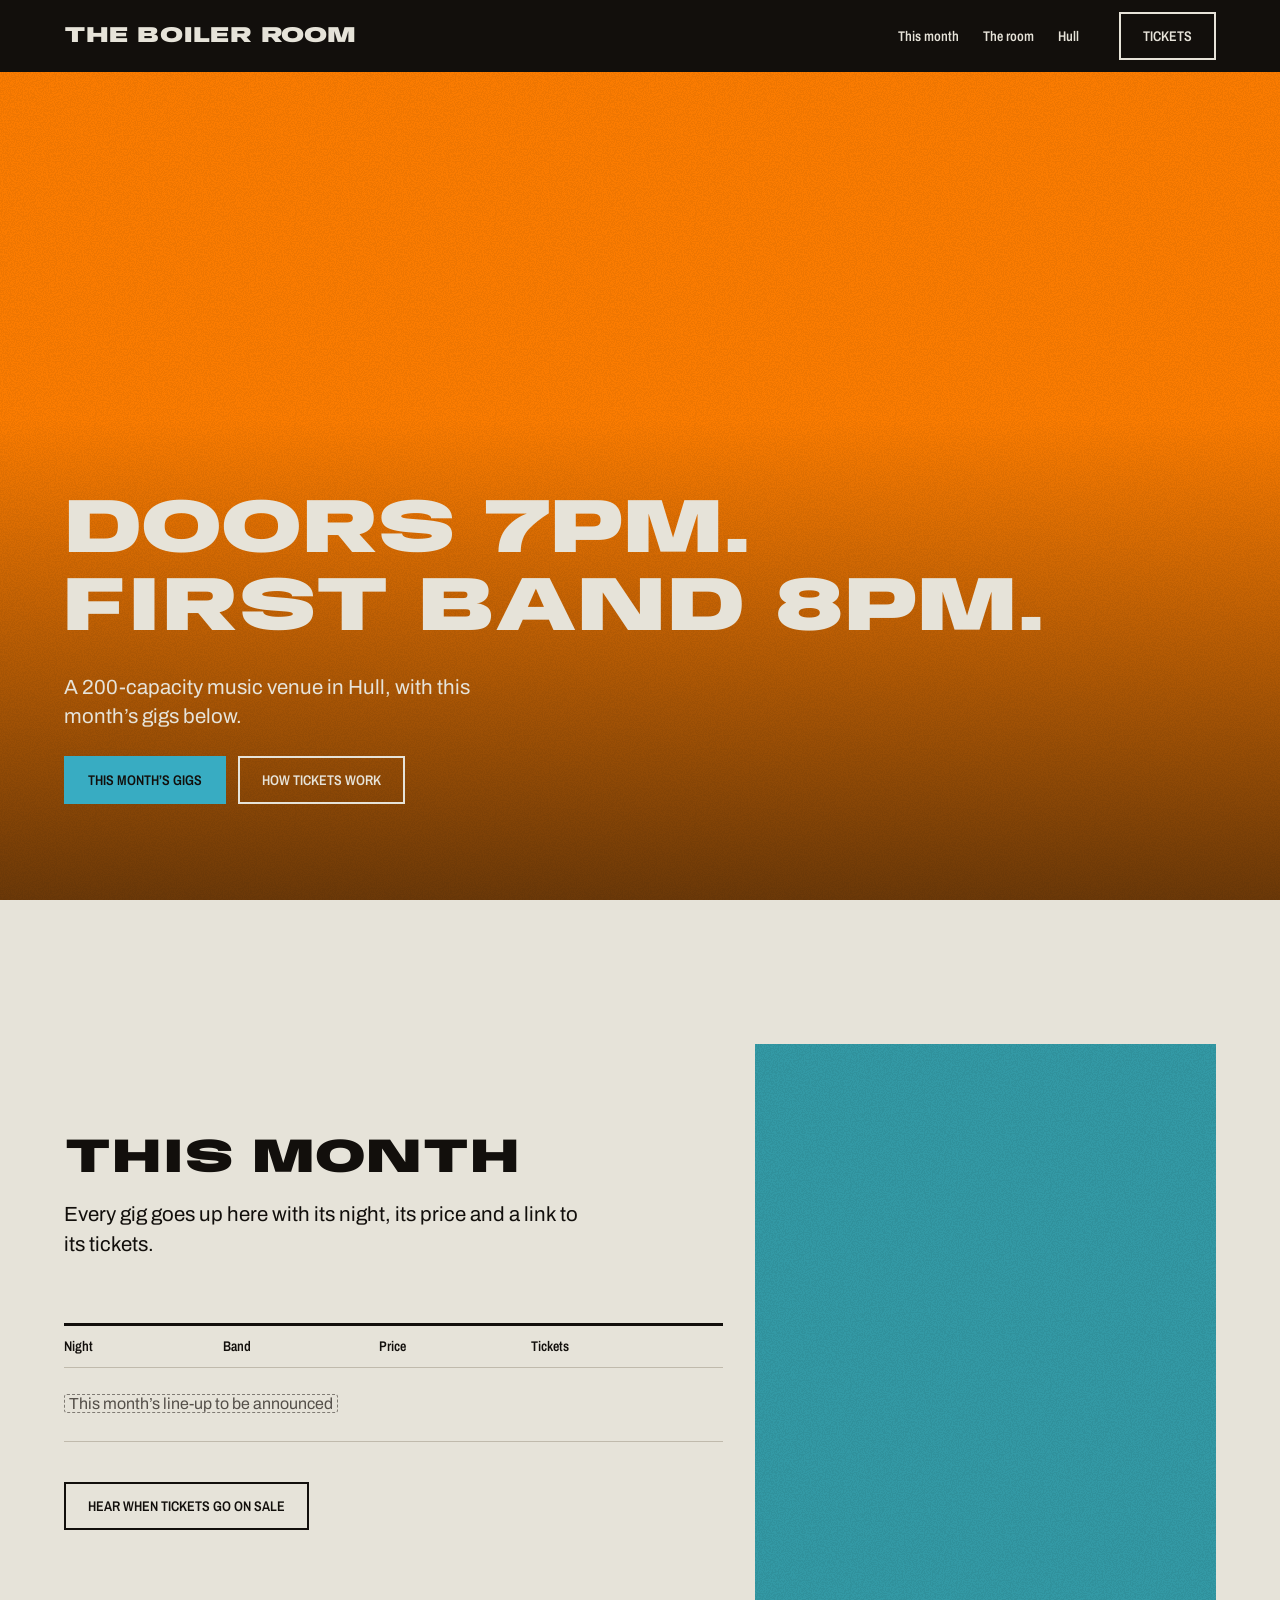
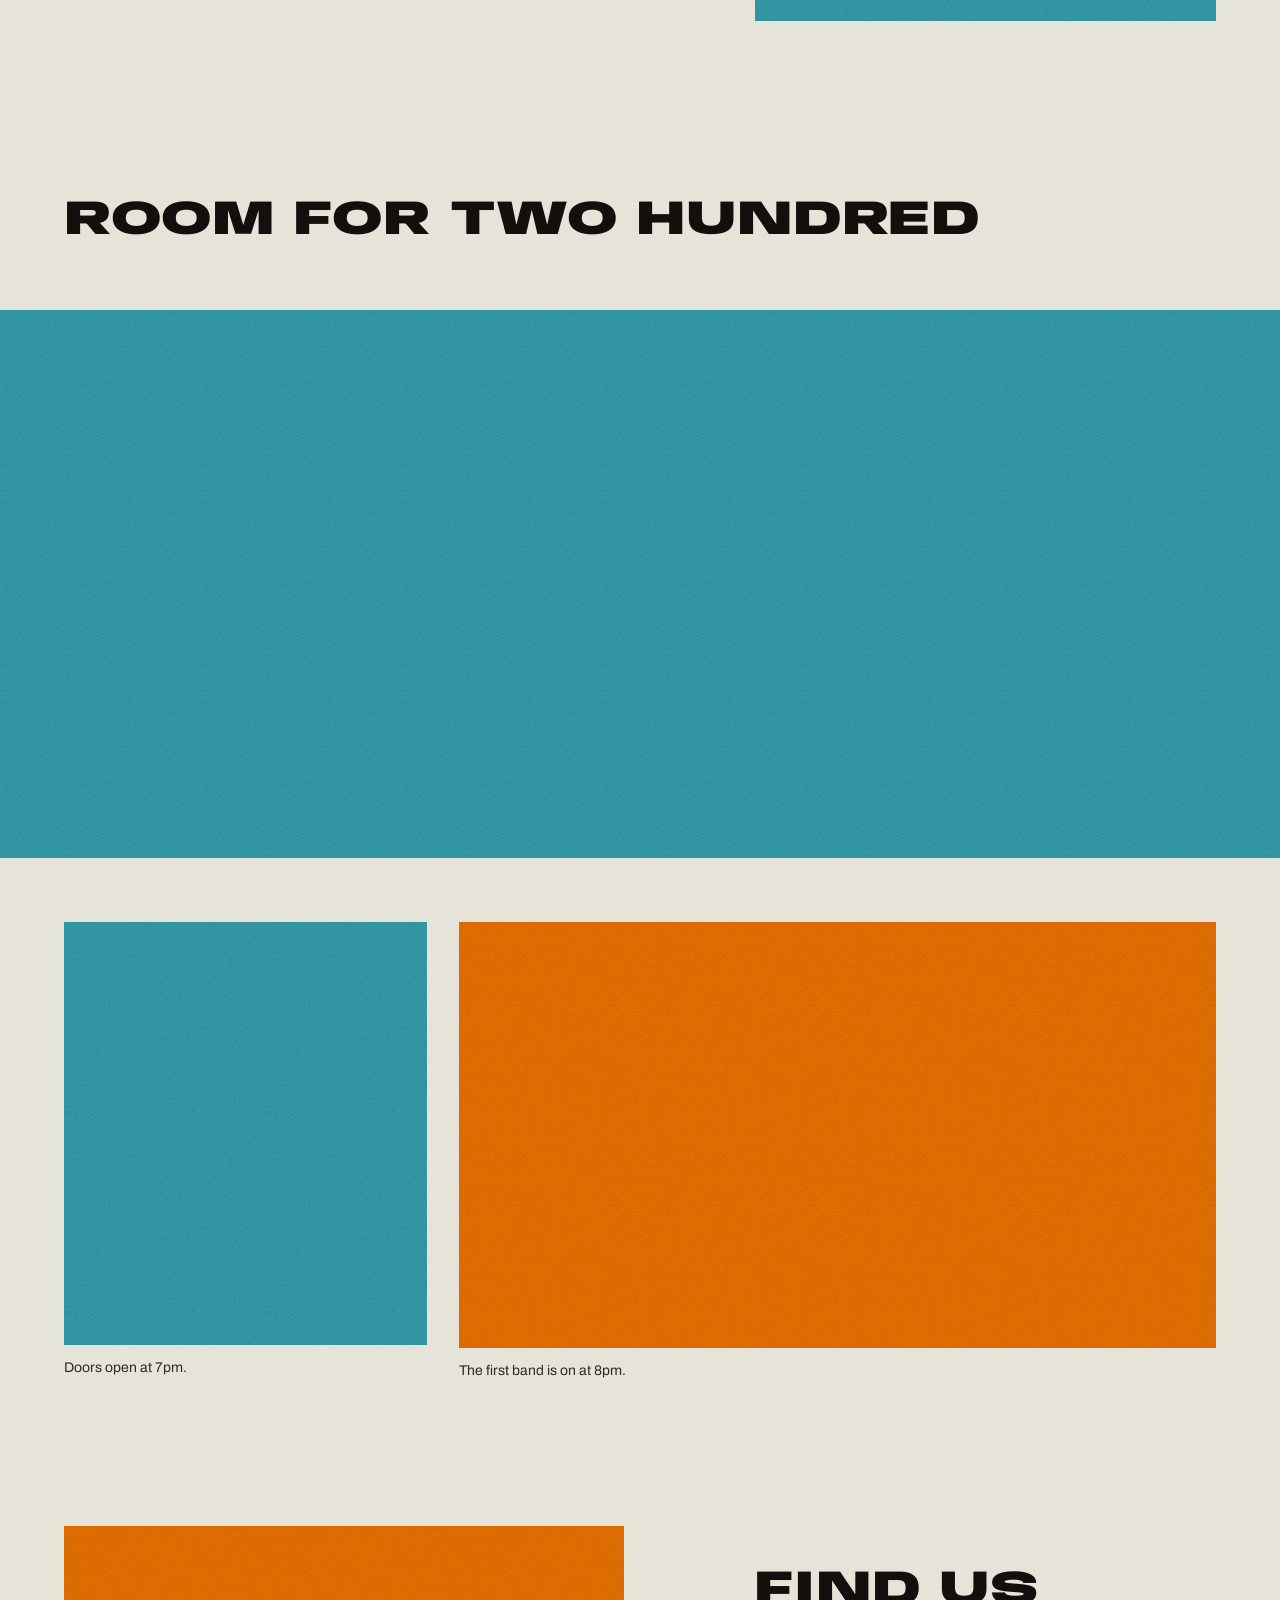
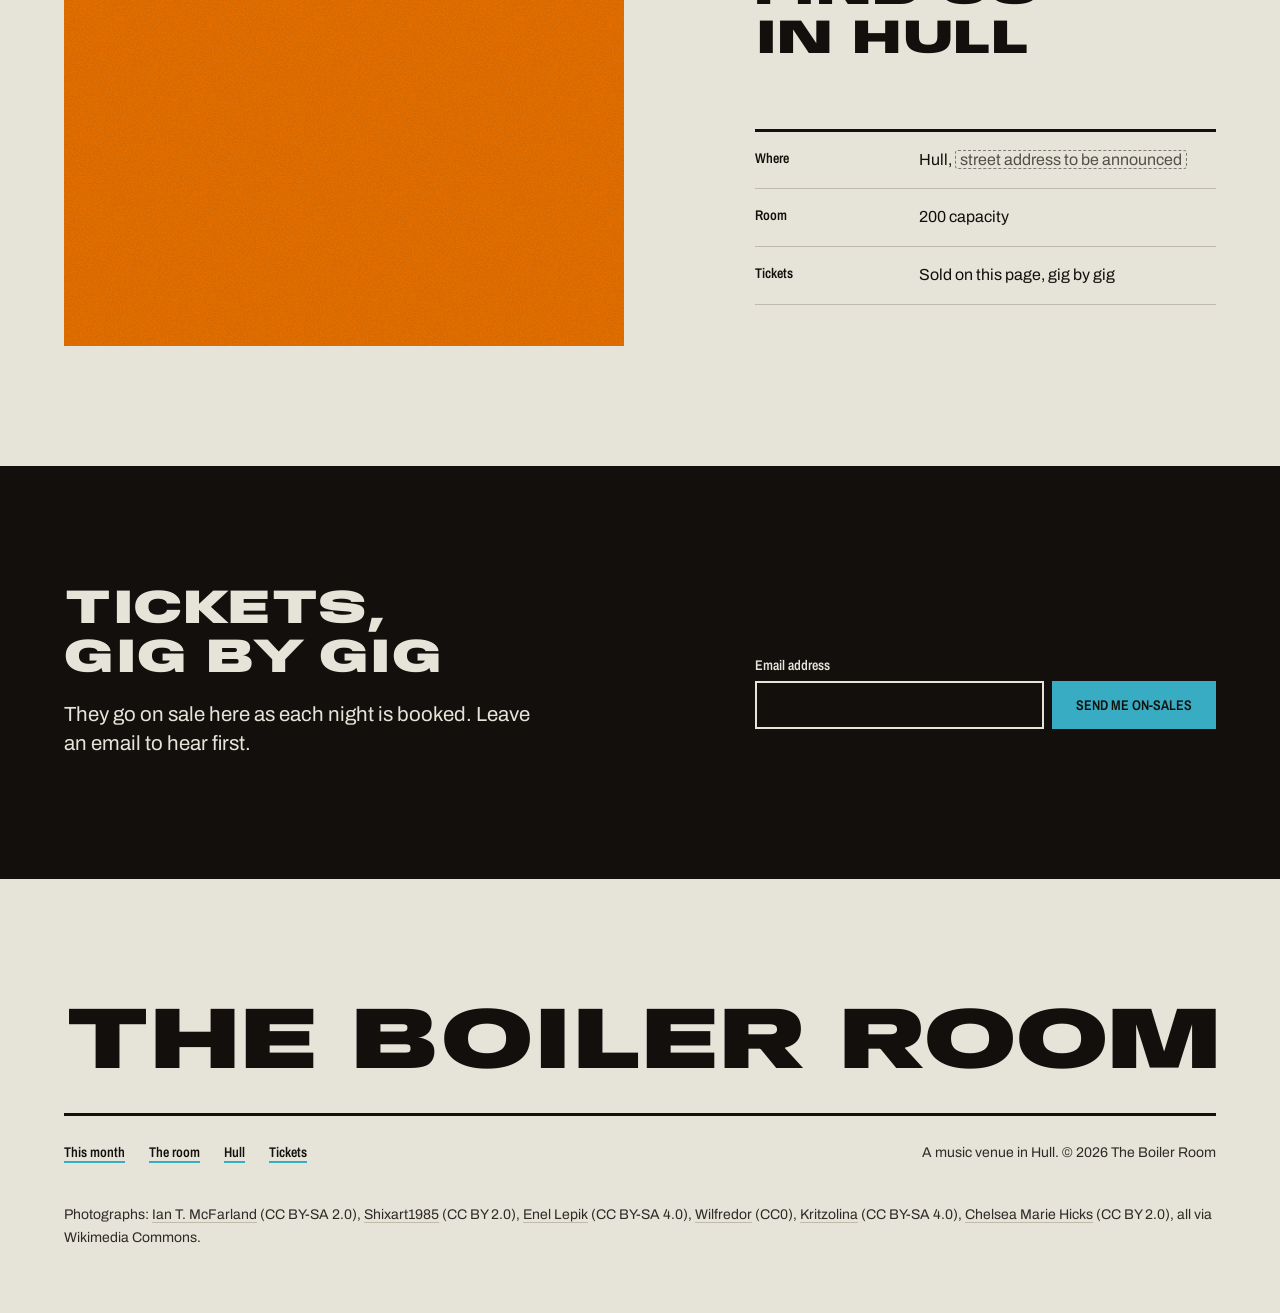
<file: skills/hallmark/scripts/fixtures/exemplars/playful.html>
<!doctype html>
<html lang="en-GB">
<head>
<meta charset="utf-8">
<meta name="viewport" content="width=device-width, initial-scale=1">
<title>The Boiler Room, Hull: this month’s gigs and tickets</title>
<meta name="description" content="The Boiler Room is a 200-capacity music venue in Hull. Doors 7pm, first band 8pm. This month’s gigs and tickets.">
<link rel="preconnect" href="https://fonts.googleapis.com">
<link rel="preconnect" href="https://fonts.gstatic.com" crossorigin>
<link href="https://fonts.googleapis.com/css2?family=Anybody:wdth,wght@100..150,900&family=Archivo:wght@400;600&family=Archivo+Narrow:wght@600&display=swap" rel="stylesheet">
<style>
/* Hallmark · job: visit · shape: Photographic · genre: playful · theme: Overprint (by request)
 * hero: Poster · nav: slab, the ink bar with the wordmark in stock colour, three links and a knocked-out Tickets outline · footer: mast, the wordmark across the container over the bar rule · imagery: photographs, library 6, mono pulled through one pass each · signature: the bill knocked out of a gig photograph printed in the orange pass · overprint: newsprint
 * axes: light/grotesk-heavy/cool · posture: full-palette · contrast: pass · fold: pass · v2.0.0 */
/* Hallmark · pre-emit critique: P4 H5 E4 S4 R4 V4 · weakest: S, the brief names no acts, so the listing is one honest slot and the photographs and the two times carry the night */
/* Hallmark · hero-review: in-thread · fix · 2 findings · 1 resolved 1 partial (the stage act is a laptop duo; the library holds no band shot with a dark foot, so the handoff asks for the venue's own) · finish-review: in-thread · fix · 1 finding · 1 resolved (the bill's room under the Poster raised to 96px) · gap: the two passes never cross on this page, so the moss shows nowhere */
:root {
  color-scheme: light;
  --space-3xs: 2px; --space-2xs: 4px; --space-xs: 8px; --space-sm: 12px; --space-md: 16px; --space-lg: 24px; --space-xl: 40px; --space-2xl: 64px; --space-3xl: 96px; --space-4xl: 144px;
  --text-xs: 0.8125rem; --text-sm: 0.875rem; --text-md: 1rem; --text-lg: 1.25rem; --text-xl: 1.5625rem; --text-2xl: 1.953rem; --text-3xl: 2.441rem;
  --text-display-s: clamp(2.25rem, 4vw + 0.5rem, 3.75rem); --text-display: clamp(2.75rem, 5vw + 1rem, 5.25rem);
  --text-section: clamp(2rem, 2.5vw + 1rem, 3.5rem); --text-title: clamp(1.25rem, 0.75vw + 0.875rem, 1.625rem); --text-lead: clamp(1.125rem, 0.35vw + 1rem, 1.375rem);
  --ease-out: cubic-bezier(0.16, 1, 0.3, 1); --ease-in: cubic-bezier(0.7, 0, 0.84, 0); --ease-in-out: cubic-bezier(0.65, 0, 0.35, 1);
  --dur-micro: 120ms; --dur-short: 220ms; --dur-long: 420ms;
  --color-error: oklch(52% 0.19 27); --color-success: oklch(50% 0.12 150);
  --container: 1440px; --gutter: 64px; --gap-columns: 32px; --section-gap-s: 120px; --section-gap: 144px; --section-gap-l: 176px;
  --z-base: 1; --z-raised: 10; --z-dropdown: 100; --z-sticky: 200; --z-sticky-nav: 300; --z-modal: 400; --z-toast: 500; --z-tooltip: 600;
  --color-paper: oklch(91.5% 0.014 92); --color-paper-2: oklch(88% 0.017 90); --color-paper-3: oklch(84% 0.02 88);
  --color-ink: oklch(17% 0.008 60); --color-ink-2: oklch(29% 0.01 60); --color-muted: oklch(43% 0.012 70);
  --color-rule: oklch(79% 0.02 85);
  --color-accent: oklch(69% 0.105 213); --color-accent-ink: oklch(17% 0.008 60); --color-focus: oklch(44% 0.1 220);
  --color-accent-2: oklch(72% 0.185 52); --color-accent-2-ink: oklch(17% 0.008 60);
  --color-mix: oklch(40% 0.106 129);
  --blend: multiply; --texture-opacity: 0.05;
  --font-display: "Anybody", ui-sans-serif, sans-serif; --font-body: "Archivo", ui-sans-serif, sans-serif;
  --font-outlier: "Archivo Narrow", ui-sans-serif, sans-serif;
  --radius-card: 0; --radius-pill: 0; --rule-hair: 1px; --rule-bar: 3px;
  --shadow-card: none;
  --tracking-display: -0.01em; --display-stretch: 140%;
}
*, *::before, *::after { box-sizing: border-box; }
html, body { overflow-x: clip; }
html { scrollbar-color: var(--color-muted) var(--color-paper); scroll-padding-top: var(--space-3xl); }
body { margin: 0; background: var(--color-paper); color: var(--color-ink); font-family: var(--font-body); font-size: var(--text-md); line-height: 1.55; -webkit-font-smoothing: antialiased; caret-color: var(--color-accent); }
::selection { background: color-mix(in oklab, var(--color-accent-2) 40%, transparent); }
:focus-visible { outline: 2px solid var(--color-focus); outline-offset: 2px; }
a { color: inherit; text-decoration-thickness: 1px; text-underline-offset: 0.16em; }
h1, h2, h3 { margin: 0; font-family: var(--font-display); font-weight: var(--display-weight, 700); font-synthesis: none; letter-spacing: var(--tracking-display); line-height: 1.05; overflow-wrap: break-word; min-width: 0; text-wrap: balance; }
h1 { max-width: 20ch; font-size: var(--text-display); } h2 { max-width: 30ch; font-size: var(--text-section); } h3 { max-width: 40ch; font-size: var(--text-title); line-height: 1.2; }
.lead { font-size: var(--text-lead); line-height: 1.45; max-width: 52ch; }
p { margin: 0; text-wrap: pretty; }
p:not([class]) { max-width: 65ch; }
img, video { max-width: 100%; height: auto; display: block; }
svg { display: block; }
[hidden] { display: none !important; }
button, input, select, textarea { font: inherit; }
.container { width: 100%; max-width: var(--container); margin-inline: auto; padding-inline: var(--gutter); box-sizing: border-box; }
.num, .figure, td.num { font-variant-numeric: tabular-nums; }
.visually-hidden { position: absolute; width: 1px; height: 1px; overflow: hidden; clip-path: inset(50%); white-space: nowrap; }
[data-slot] { position: relative; overflow: hidden; background: linear-gradient(160deg, var(--color-paper-2, var(--color-paper)), var(--color-paper-3, var(--color-paper))); }
[data-slot] > img { position: absolute; inset: 0; width: 100%; height: 100%; object-fit: cover; z-index: 1; }
[data-slot]:has(> img) > :not(img):not([data-keep]) { display: none !important; }
@media (max-width: 60rem) { :root { --gutter: 24px; --section-gap-s: 80px; --section-gap: 96px; --section-gap-l: 120px; } }
@media (max-width: 40rem) { :root { --gutter: 16px; --section-gap-s: 56px; --section-gap: 72px; --section-gap-l: 96px; --gap-columns: 16px; } }
@media (prefers-reduced-motion: reduce) { *:not(.keep-motion), *:not(.keep-motion)::before, *:not(.keep-motion)::after { animation-duration: 0.01ms !important; animation-iteration-count: 1 !important; transition-duration: 0.01ms !important; scroll-behavior: auto !important; } }
/* photographs: mono con=30 */
[data-slot] > img { filter: grayscale(1) contrast(1.3); }
:root {
  --nav-h: 72px;
  --text-bill: clamp(2.125rem, 6vw, 5.75rem);
  --grain: url("data:image/svg+xml,%3Csvg xmlns='http://www.w3.org/2000/svg' width='200' height='200'%3E%3Cfilter id='g'%3E%3CfeTurbulence type='fractalNoise' baseFrequency='0.85' numOctaves='2' stitchTiles='stitch'/%3E%3CfeColorMatrix values='0 0 0 0 0 0 0 0 0 0 0 0 0 0 0 0 0 0 9 -4'/%3E%3C/filter%3E%3Crect width='100%25' height='100%25' filter='url(%23g)'/%3E%3C/svg%3E");
}

h1, h2, h3 { font-weight: 900; font-stretch: var(--display-stretch); text-transform: uppercase; line-height: 1.02; }

/* the skip link */
.skip { position: absolute; left: var(--space-md); top: calc(-1 * var(--space-3xl)); z-index: var(--z-toast); padding: var(--space-xs) var(--space-md); background: var(--color-ink); color: var(--color-paper); }
.skip:focus-visible { top: var(--space-md); outline-color: var(--color-accent); }

/* controls: the pass-1 fill beside an inset ink outline; the press changes a fill at once */
.btn { display: inline-flex; align-items: center; justify-content: center; min-height: 48px; padding: 0 var(--space-lg); border: 0; border-radius: 0; background: none; font: 600 var(--text-sm)/1 var(--font-outlier); text-transform: uppercase; text-decoration: none; white-space: nowrap; cursor: pointer; }
.btn--primary { background: var(--color-accent); color: var(--color-accent-ink); }
.btn--primary:hover { background: color-mix(in oklab, var(--color-accent) 78%, var(--color-ink)); }
.btn--primary:active { background: color-mix(in oklab, var(--color-accent) 62%, var(--color-ink)); }
.btn--secondary { box-shadow: inset 0 0 0 2px var(--color-ink); color: var(--color-ink); }
.btn--secondary:hover { background: var(--color-ink); color: var(--color-paper); }
.btn--secondary:active { background: var(--color-ink-2); color: var(--color-paper); }
.btn--knock { box-shadow: inset 0 0 0 2px var(--color-paper); color: var(--color-paper); }
.btn--knock:hover { background: var(--color-paper); color: var(--color-ink); }
.btn--knock:active { background: var(--color-paper-3); color: var(--color-ink); }
.btn:focus-visible { outline: 2px solid var(--color-focus); outline-offset: 2px; }
.btn:disabled, .btn[aria-disabled="true"] { opacity: 0.55; cursor: not-allowed; }

/* the two passes: flat fills, multiplied, a photograph pulled through one of them */
.pass-1 { background: var(--color-accent); color: var(--color-accent-ink); mix-blend-mode: var(--blend); }
.pass-2 { background: var(--color-accent-2); color: var(--color-accent-2-ink); mix-blend-mode: var(--blend); }
.pass-1 > img, .pass-2 > img { mix-blend-mode: var(--blend); }
.grain { isolation: isolate; }
.grain::after { content: ""; position: absolute; inset: 0; z-index: 2; pointer-events: none; opacity: var(--texture-opacity); background: var(--grain) 0 0 / 200px; }

/* nav: the slab */
.slab { background: var(--color-ink); color: var(--color-paper); }
.slab__inner { display: flex; align-items: center; justify-content: space-between; gap: var(--space-lg); min-height: var(--nav-h); }
.wordmark { font: 900 1.375rem/1 var(--font-display); font-stretch: var(--display-stretch); text-transform: uppercase; letter-spacing: var(--tracking-display); color: var(--color-paper); text-decoration: none; white-space: nowrap; }
.slab__nav { display: flex; align-items: center; gap: var(--space-xl); }
.slab__links { display: flex; gap: var(--space-lg); margin: 0; padding: 0; list-style: none; }
.slab__links a { font: 600 var(--text-sm)/1 var(--font-outlier); color: var(--color-paper); text-decoration: underline; text-decoration-color: transparent; text-decoration-thickness: 2px; text-underline-offset: 0.35em; white-space: nowrap; }
.slab__links a:hover { text-decoration-color: var(--color-accent); }
.slab :focus-visible, .hero :focus-visible, .wordmark:focus-visible { outline: 2px solid var(--color-accent); outline-offset: 3px; }

/* hero: Poster, the bill knocked out to the stock over the photograph's darkest third */
.hero { position: relative; isolation: isolate; display: grid; align-items: end; min-height: calc(100dvh - var(--nav-h)); background: var(--color-ink); color: var(--color-paper); }
.hero__photo { position: absolute; inset: 0; margin: 0; z-index: 0; mix-blend-mode: normal; }
.hero__photo > img { object-position: 50% 40%; }
.hero__scrim { position: absolute; inset: 0; z-index: 1; pointer-events: none; background: linear-gradient(to top, color-mix(in oklab, var(--color-ink) 62%, transparent), transparent 58%); }
.hero__inner { position: relative; z-index: 3; display: grid; justify-items: start; gap: var(--space-lg); padding-block: var(--space-3xl); }
.hero__head { max-width: none; font-size: var(--text-bill); color: var(--color-paper); }
.hero__lead { max-width: 34ch; color: var(--color-paper); }
.hero__actions { display: flex; flex-wrap: wrap; gap: var(--space-sm); }

/* photographs: square, no frame, each printed through one pass */
.photo { position: relative; margin: 0; }
.photo--tall { aspect-ratio: 4 / 5; }
.photo--wide { aspect-ratio: 21 / 9; width: 100%; }
.photo--hull { aspect-ratio: 4 / 3; }
.caption { margin-top: var(--space-sm); font-size: var(--text-sm); color: var(--color-ink-2); }
.fill { padding: 0 0.25em; border: 1px dashed color-mix(in oklch, var(--color-muted) 70%, transparent); border-radius: 3px; color: var(--color-muted); -webkit-box-decoration-break: clone; box-decoration-break: clone; }

/* this month: the listing beside a photograph in the teal pass */
.listing { padding-top: var(--section-gap); }
.listing__grid { display: grid; grid-template-columns: repeat(12, minmax(0, 1fr)); column-gap: var(--gap-columns); align-items: center; }
.listing__text { grid-column: 1 / 8; display: grid; justify-items: start; }
.listing__text .lead { margin-top: var(--space-md); max-width: 44ch; }
.listing__shot { grid-column: 8 / 13; margin: 0; }
.bill { width: 100%; margin-block: var(--space-2xl) var(--space-xl); border-collapse: collapse; border-top: var(--rule-bar) solid var(--color-ink); font-variant-numeric: tabular-nums; }
.bill th { padding: var(--space-sm) var(--space-md) var(--space-sm) 0; border-bottom: var(--rule-hair) solid var(--color-rule); font: 600 var(--text-sm)/1.2 var(--font-outlier); text-align: left; white-space: nowrap; }
.bill td { padding: var(--space-lg) 0; border-bottom: var(--rule-hair) solid var(--color-rule); }

/* the room: the stage before doors, full bleed, then the night in two */
.room { padding-top: var(--section-gap-l); }
.room h2 { margin-bottom: var(--space-2xl); }
.room__pair { display: grid; grid-template-columns: repeat(12, minmax(0, 1fr)); column-gap: var(--gap-columns); margin-top: var(--space-2xl); }
.room__shot { margin: 0; }
.room__shot--doors { grid-column: 1 / 5; }
.room__shot--doors .photo { aspect-ratio: 6 / 7; }
.room__shot--band { grid-column: 5 / 13; }
.room__shot--band .photo { aspect-ratio: 16 / 9; }

/* hull: the photograph on the other side, the facts as a list under the bar rule */
.hull { padding-block: var(--section-gap) var(--section-gap-s); }
.hull__grid { display: grid; grid-template-columns: repeat(12, minmax(0, 1fr)); column-gap: var(--gap-columns); align-items: center; }
.hull__grid > .photo { grid-column: 1 / 7; }
.hull__text { grid-column: 8 / 13; }
.facts { margin: var(--space-2xl) 0 0; border-top: var(--rule-bar) solid var(--color-ink); }
.facts > div { display: grid; grid-template-columns: minmax(0, 1fr) minmax(0, 2fr); gap: var(--space-md); padding-block: var(--space-md); border-bottom: var(--rule-hair) solid var(--color-rule); }
.facts dt { font: 600 var(--text-sm)/1.5 var(--font-outlier); }
.facts dd { margin: 0; }

/* tickets: the ink band, stock type, the on-sale field */
.tickets { padding-block: var(--section-gap-s); background: var(--color-ink); color: var(--color-paper); }
.tickets__grid { display: grid; grid-template-columns: repeat(12, minmax(0, 1fr)); column-gap: var(--gap-columns); align-items: end; }
.tickets__text { grid-column: 1 / 8; }
.tickets__text .lead { margin-top: var(--space-md); max-width: 40ch; }
.onsale { grid-column: 8 / 13; }
.onsale label { display: block; margin-bottom: var(--space-xs); font: 600 var(--text-sm)/1.2 var(--font-outlier); }
.onsale__row { display: flex; gap: var(--space-xs); }
.onsale input { flex: 1; min-width: 0; min-height: 48px; padding: 0 var(--space-md); border: 0; border-radius: 0; background: var(--color-ink); color: var(--color-paper); box-shadow: inset 0 0 0 2px var(--color-paper); font: 400 var(--text-md) var(--font-body); outline: 2px solid transparent; outline-offset: 2px; }
.onsale input:focus-visible { outline-color: var(--color-accent); }
.onsale input[aria-invalid] { box-shadow: inset 0 0 0 2px var(--color-error); }
.onsale__help { min-height: 1lh; margin-top: var(--space-xs); font-size: var(--text-sm); color: var(--color-paper-3); }
.tickets :focus-visible { outline-color: var(--color-accent); }

/* footer: the mast */
.mast { padding-block: var(--section-gap-s) var(--space-2xl); }
.mast__word { margin: 0; font: 900 clamp(1.5rem, 6.85vw, 6.15rem)/1.02 var(--font-display); font-stretch: var(--display-stretch); text-transform: uppercase; letter-spacing: var(--tracking-display); white-space: nowrap; }
.mast__row { display: flex; flex-wrap: wrap; align-items: baseline; justify-content: space-between; gap: var(--space-lg); margin-top: var(--space-lg); padding-top: var(--space-lg); border-top: var(--rule-bar) solid var(--color-ink); }
.mast__links { display: flex; flex-wrap: wrap; gap: var(--space-lg); margin: 0; padding: 0; list-style: none; }
.mast__links a { font: 600 var(--text-sm)/1.2 var(--font-outlier); text-decoration: underline; text-decoration-color: var(--color-accent); text-decoration-thickness: 2px; text-underline-offset: 0.3em; }
.mast__links a:hover { text-decoration-color: var(--color-ink); }
.mast__note { margin: 0; font-size: var(--text-sm); color: var(--color-ink-2); }
.mast__credits { max-width: none; margin: var(--space-xl) 0 0; font-size: var(--text-sm); line-height: 1.6; color: var(--color-ink-2); }
.mast__credits span { white-space: nowrap; }
.mast__credits a { color: inherit; text-decoration: underline; text-decoration-color: var(--color-rule); text-decoration-thickness: 1px; text-underline-offset: 0.2em; }
.mast__credits a:hover { text-decoration-color: var(--color-ink); }

@media (max-width: 60rem) {
  .slab__links { display: none; }
  .hero { min-height: calc(92dvh - var(--nav-h)); }
  .listing__text, .listing__shot, .hull__grid > .photo, .hull__text, .tickets__text, .onsale { grid-column: 1 / -1; }
  .listing__shot, .hull__text, .onsale { margin-top: var(--space-2xl); }
  .room__shot--doors, .room__shot--band { grid-column: 1 / -1; }
  .room__shot--band { margin-top: var(--space-xl); }
}
@media (max-width: 40rem) {
  .wordmark { font-size: 1.0625rem; }
  .slab__nav { gap: var(--space-md); }
  .hero__inner { padding-block: var(--space-2xl) var(--space-xl); }
  .bill th:nth-child(n+3) { display: none; }
  .onsale__row { flex-direction: column; }
}
</style>
</head>
<body>
<a class="skip" href="#main">Skip to content</a>

<header class="slab">
  <div class="container slab__inner">
    <a class="wordmark" href="#main" aria-label="The Boiler Room, home">The Boiler Room</a>
    <nav class="slab__nav" aria-label="Main">
      <ul class="slab__links">
        <li><a href="#this-month">This month</a></li>
        <li><a href="#the-room">The room</a></li>
        <li><a href="#hull">Hull</a></li>
      </ul>
      <a class="btn btn--knock" href="#tickets">Tickets</a>
    </nav>
  </div>
</header>

<main id="main">
  <section class="hero" aria-labelledby="hero-head">
    <figure class="hero__photo pass-2 grain" data-slot="hero" data-alt="A gig night at the Boiler Room: the crowd from behind, hands up, the stage lit, with a dark lower half for the bill">
      <img src="https://upload.wikimedia.org/wikipedia/commons/thumb/d/d1/Lights_%282011-04-24_by_Ian_T._McFarland%29.jpg/1280px-Lights_%282011-04-24_by_Ian_T._McFarland%29.jpg" width="3198" height="2555" fetchpriority="high" alt="Two guitarists in silhouette on a small stage, lit through smoke" style="object-position: 55% 40%">
    </figure>
    <div class="hero__scrim" aria-hidden="true"></div>
    <div class="container hero__inner">
      <h1 id="hero-head" class="hero__head">Doors&nbsp;7pm.<br>First&nbsp;band 8pm.</h1>
      <p class="lead hero__lead">A 200-capacity music venue in Hull, with this month’s gigs below.</p>
      <div class="hero__actions">
        <a class="btn btn--primary" href="#this-month">This month’s gigs</a>
        <a class="btn btn--knock" href="#tickets">How tickets work</a>
      </div>
    </div>
  </section>

  <section id="this-month" class="listing" aria-labelledby="month-head">
    <div class="container listing__grid">
      <div class="listing__text">
        <h2 id="month-head">This month</h2>
        <p class="lead">Every gig goes up here with its night, its price and a link to its tickets.</p>
        <table class="bill">
          <caption class="visually-hidden">Gigs at the Boiler Room this month</caption>
          <thead>
            <tr><th scope="col">Night</th><th scope="col">Band</th><th scope="col">Price</th><th scope="col">Tickets</th></tr>
          </thead>
          <tbody>
            <tr><td colspan="4"><span class="fill" data-fill="line-up">This month’s line-up to be announced</span></td></tr>
          </tbody>
        </table>
        <a class="btn btn--secondary" href="#tickets">Hear when tickets go on sale</a>
      </div>
      <figure class="listing__shot">
        <div class="photo photo--tall pass-1 grain" data-slot="month" data-alt="A gig at the Boiler Room from the floor: a fan with both arms up, the band behind in the stage haze">
          <img src="https://upload.wikimedia.org/wikipedia/commons/thumb/f/f6/Energetic_guitarist_performs_on_stage_during_a_lively_music_festival_at_night%2C_surrounded_by_vibrant_lights_and_excited_fans.jpg/1280px-Energetic_guitarist_performs_on_stage_during_a_lively_music_festival_at_night%2C_surrounded_by_vibrant_lights_and_excited_fans.jpg" width="2300" height="1530" loading="lazy" alt="A long-haired guitarist playing under the stage lights in haze" style="object-position: 45% 55%">
        </div>
      </figure>
    </div>
  </section>

  <section id="the-room" class="room" aria-labelledby="room-head">
    <div class="container">
      <h2 id="room-head">Room for two hundred</h2>
    </div>
    <div class="photo photo--wide pass-1 grain" data-slot="room" data-alt="The Boiler Room before doors: the stage, the drum kit and the microphone, wide, from the floor">
      <img src="https://upload.wikimedia.org/wikipedia/commons/thumb/2/2f/Ansambel_SkaMeika%C2%B4.jpg/1280px-Ansambel_SkaMeika%C2%B4.jpg" width="5760" height="2880" loading="lazy" alt="The shadows of a band, horns and all, thrown on a lit screen behind the stage" style="object-position: 50% 55%">
    </div>
    <div class="container room__pair">
      <figure class="room__shot room__shot--doors">
        <div class="photo pass-1 grain" data-slot="doors" data-alt="People coming in at the Boiler Room as the doors open">
          <img src="https://upload.wikimedia.org/wikipedia/commons/thumb/e/e0/Man_playing_an_acoustic_brazilian_guitar_%28Viol%C3%A3o%29_on_Marco_Zero_Square%2C_Refice%2C_Pernambuco%2C_Brazil.jpg/1280px-Man_playing_an_acoustic_brazilian_guitar_%28Viol%C3%A3o%29_on_Marco_Zero_Square%2C_Refice%2C_Pernambuco%2C_Brazil.jpg" width="1920" height="1280" loading="lazy" alt="A weathered hand picking the strings of a resonator guitar" style="object-position: 30% 45%">
        </div>
        <figcaption class="caption">Doors open at 7pm.</figcaption>
      </figure>
      <figure class="room__shot room__shot--band">
        <div class="photo pass-2 grain" data-slot="band" data-alt="The first band of the night on the Boiler Room stage">
          <img src="https://upload.wikimedia.org/wikipedia/commons/thumb/4/4f/Kratzen_at_Puch_Open_Air_2024_02.jpg/1280px-Kratzen_at_Puch_Open_Air_2024_02.jpg" width="5472" height="3648" loading="lazy" alt="A bass player and a keyboard player on stage under the lights" style="object-position: 50% 40%">
        </div>
        <figcaption class="caption">The first band is on at 8pm.</figcaption>
      </figure>
    </div>
  </section>

  <section id="hull" class="hull" aria-labelledby="hull-head">
    <div class="container hull__grid">
      <div class="photo photo--hull pass-2 grain" data-slot="bar" data-alt="The Boiler Room on a gig night, the bar and the room from inside">
        <img src="https://upload.wikimedia.org/wikipedia/commons/thumb/5/51/Cure_cocktail_bar_New_Orleans_2011.jpg/1280px-Cure_cocktail_bar_New_Orleans_2011.jpg" width="4752" height="3168" loading="lazy" alt="A dim bar with lit shelves of bottles and a bartender at work" style="object-position: 25% 35%">
      </div>
      <div class="hull__text">
        <h2 id="hull-head">Find us in Hull</h2>
        <dl class="facts">
          <div><dt>Where</dt><dd>Hull, <span class="fill" data-fill="address">street address to be announced</span></dd></div>
          <div><dt>Room</dt><dd>200 capacity</dd></div>
          <div><dt>Tickets</dt><dd>Sold on this page, gig by gig</dd></div>
        </dl>
      </div>
    </div>
  </section>

  <section id="tickets" class="tickets" aria-labelledby="tickets-head">
    <div class="container tickets__grid">
      <div class="tickets__text">
        <h2 id="tickets-head">Tickets, gig by gig</h2>
        <p class="lead">They go on sale here as each night is booked. Leave an email to hear first.</p>
      </div>
      <form class="onsale" data-endpoint="" novalidate>
        <label for="onsale-email">Email address</label>
        <div class="onsale__row">
          <input id="onsale-email" name="email" type="email" inputmode="email" autocomplete="email" required>
          <button class="btn btn--primary" type="submit">Send me on-sales</button>
        </div>
        <p class="onsale__help" id="onsale-help" aria-live="polite"></p>
      </form>
    </div>
  </section>
</main>

<footer class="mast">
  <div class="container">
    <p class="mast__word">The Boiler Room</p>
    <div class="mast__row">
      <nav aria-label="Footer">
        <ul class="mast__links">
          <li><a href="#this-month">This month</a></li>
          <li><a href="#the-room">The room</a></li>
          <li><a href="#hull">Hull</a></li>
          <li><a href="#tickets">Tickets</a></li>
        </ul>
      </nav>
      <p class="mast__note">A music venue in Hull. © 2026 The Boiler Room</p>
    </div>
    <p class="mast__credits" data-credits>Photographs: <a href="https://commons.wikimedia.org/wiki/File:Lights_(2011-04-24_by_Ian_T._McFarland).jpg">Ian T. McFarland</a> <span>(CC BY-SA 2.0)</span>, <a href="https://commons.wikimedia.org/wiki/File:Energetic_guitarist_performs_on_stage_during_a_lively_music_festival_at_night,_surrounded_by_vibrant_lights_and_excited_fans.jpg">Shixart1985</a> <span>(CC BY 2.0)</span>, <a href="https://commons.wikimedia.org/wiki/File:Ansambel_SkaMeika%C2%B4.jpg">Enel Lepik</a> <span>(CC BY-SA 4.0)</span>, <a href="https://commons.wikimedia.org/wiki/File:Man_playing_an_acoustic_brazilian_guitar_(Viol%C3%A3o)_on_Marco_Zero_Square,_Refice,_Pernambuco,_Brazil.jpg">Wilfredor</a> <span>(CC0)</span>, <a href="https://commons.wikimedia.org/wiki/File:Kratzen_at_Puch_Open_Air_2024_02.jpg">Kritzolina</a> <span>(CC BY-SA 4.0)</span>, <a href="https://commons.wikimedia.org/wiki/File:Cure_cocktail_bar_New_Orleans_2011.jpg">Chelsea Marie Hicks</a> <span>(CC BY 2.0)</span>, all via Wikimedia Commons.</p>
  </div>
</footer>

<script>
document.querySelectorAll('form[data-endpoint]').forEach((form) => {
  const input = form.querySelector('input'), help = form.querySelector('[aria-live]');
  form.addEventListener('submit', (e) => {
    e.preventDefault();
    const ok = input.checkValidity();
    input.toggleAttribute('aria-invalid', !ok);
    if (!ok) { input.setAttribute('aria-describedby', help.id); help.textContent = 'That address looks incomplete. Write it as name@example.com.'; input.focus(); return; }
    if (!form.dataset.endpoint) { help.textContent = 'Nothing was sent: this form is not connected yet.'; return; }
    fetch(form.dataset.endpoint, { method: 'POST', body: new FormData(form) })
      .then((r) => { help.textContent = r.ok ? 'Thanks. On-sales go to ' + input.value.trim() + '.' : 'That did not go through. Try again in a minute.'; })
      .catch(() => { help.textContent = 'That did not go through. Try again in a minute.'; });
  });
});
window.hallmarkSlots = (m) => { for (const [k, v] of Object.entries(m)) { const s = document.querySelector(`[data-slot="${k}"]`); if (!s) continue; const im = new Image(); im.src = typeof v === 'string' ? v : v.src; im.alt = (typeof v === 'object' && v.alt) || s.dataset.alt || ''; s.querySelectorAll(':scope > img').forEach((o) => o.remove()); s.prepend(im); } };
document.querySelectorAll('[data-slot] > img').forEach((i) => { if (i.complete && !i.naturalWidth) i.remove(); else i.addEventListener('error', () => i.remove(), { once: true }); });
</script>
</body>
</html>
</file>
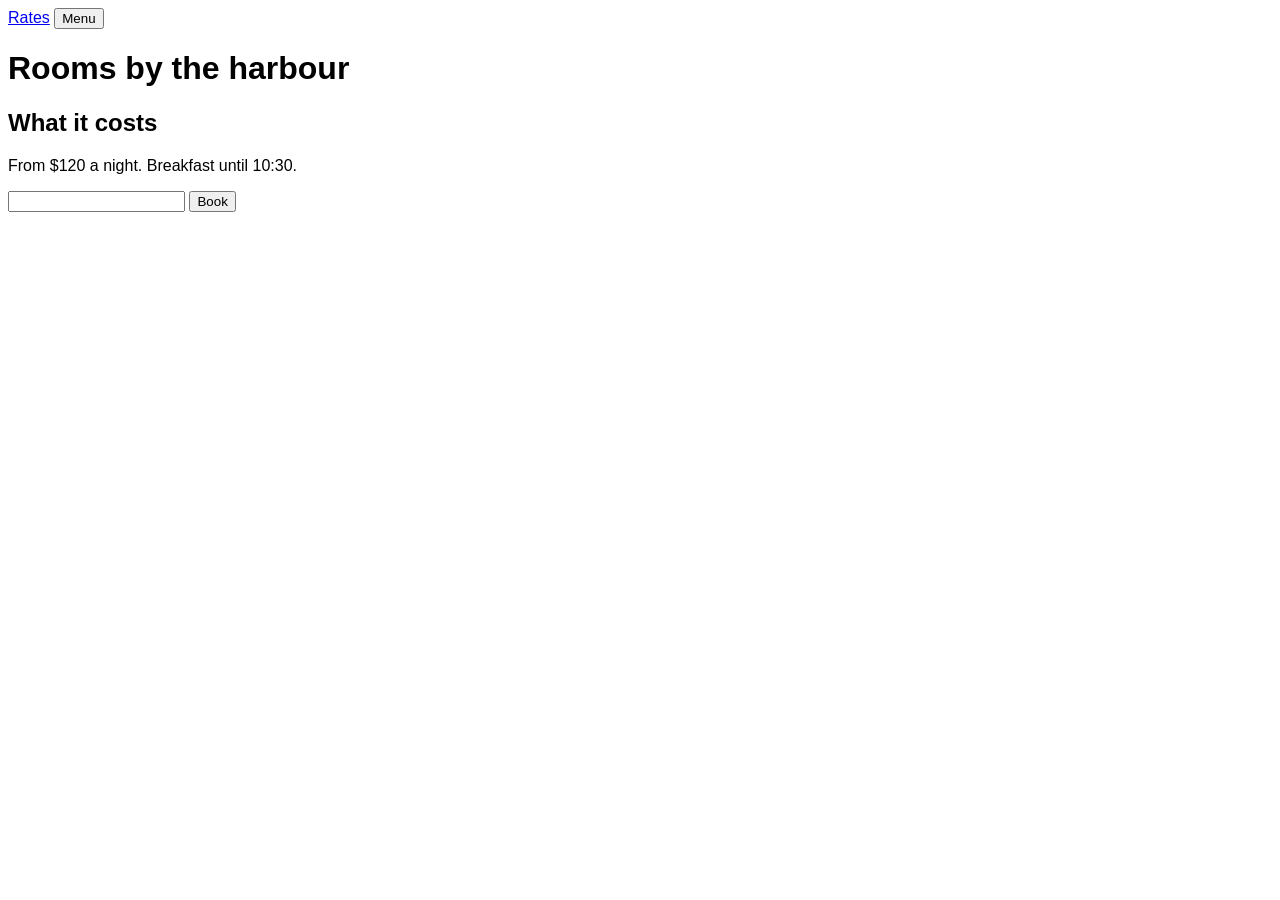
<file: skills/hallmark/scripts/fixtures/kept/after.html>
<!doctype html>
<html lang="en">
<head>
<meta charset="utf-8">
<meta name="viewport" content="width=device-width, initial-scale=1">
<title>Kept fixture, the page after</title>
<meta name="description" content="A careless redesign: one link, one field, one handler, one test hook and one script hook are gone, and one heading is reworded.">
<style>
/* Hallmark · shape: fixture · genre: editorial · theme: fixture (by request) · redesign: full */
/* Hallmark · dropped mailto:desk@example.com · the desk address is retired and the form replaces it */
body { font-family: sans-serif; }
</style>
</head>
<body>
<nav id="site-nav"><a href="#rates">Rates</a> <button id="menu-button" type="button">Menu</button></nav>
<h1>Rooms by the harbour</h1>
<h2 id="rates">What it costs</h2>
<p>From $120 a night. Breakfast until 10:30.</p>
<form action="https://example.com/api/book" method="post">
  <input name="email" type="email">
  <button type="submit">Book</button>
</form>
<script>
document.getElementById('nav-toggle').addEventListener('click', function () { document.querySelector('#site-nav').classList.toggle('is-open'); });
</script>
</body>
</html>
</file>
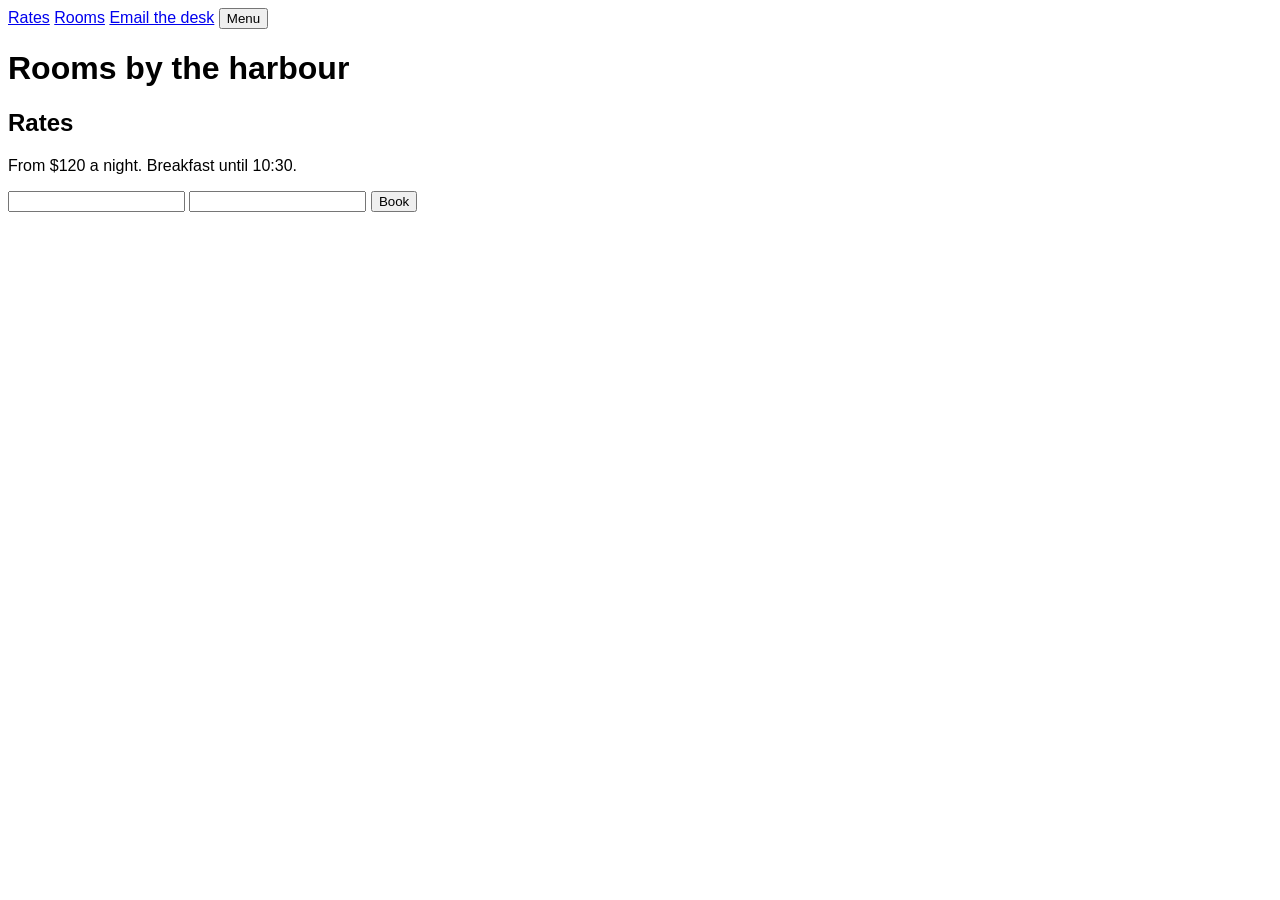
<file: skills/hallmark/scripts/fixtures/kept/before.html>
<!doctype html>
<html lang="en">
<head>
<meta charset="utf-8">
<meta name="viewport" content="width=device-width, initial-scale=1">
<title>Kept fixture, the page before</title>
<meta name="description" content="The page a redesign starts from; after.html drops one of everything the record holds.">
<style>
body { font-family: sans-serif; }
</style>
</head>
<body>
<nav id="site-nav"><a href="#rates">Rates</a> <a href="rooms.html">Rooms</a> <a href="mailto:desk@example.com">Email the desk</a> <button id="nav-toggle" type="button">Menu</button></nav>
<h1>Rooms by the harbour</h1>
<h2 id="rates">Rates</h2>
<p>From $120 a night. Breakfast until 10:30.</p>
<form action="https://example.com/api/book" method="post">
  <input name="email" type="email">
  <input name="nights" type="number">
  <button type="submit" onclick="track('book')" data-testid="book-button">Book</button>
</form>
<script>
document.getElementById('nav-toggle').addEventListener('click', function () { document.querySelector('#site-nav').classList.toggle('is-open'); });
</script>
</body>
</html>
</file>
